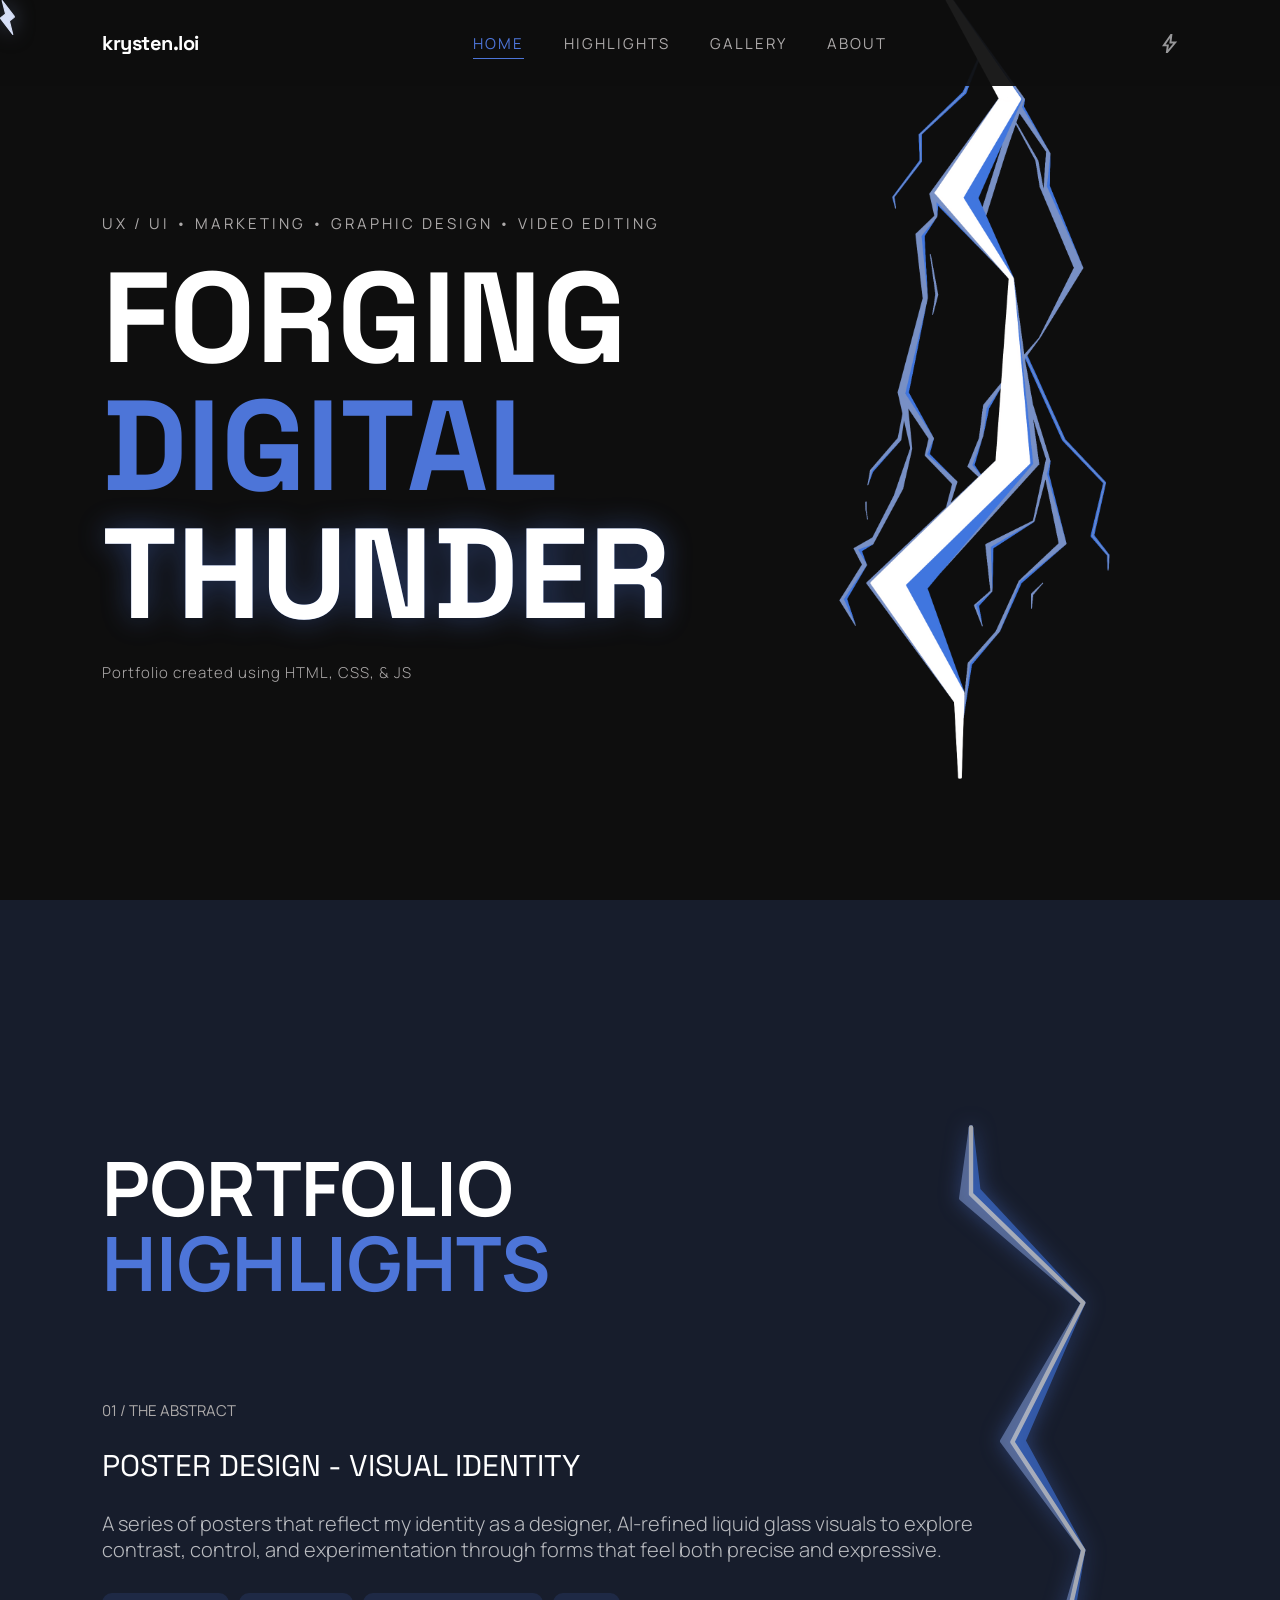
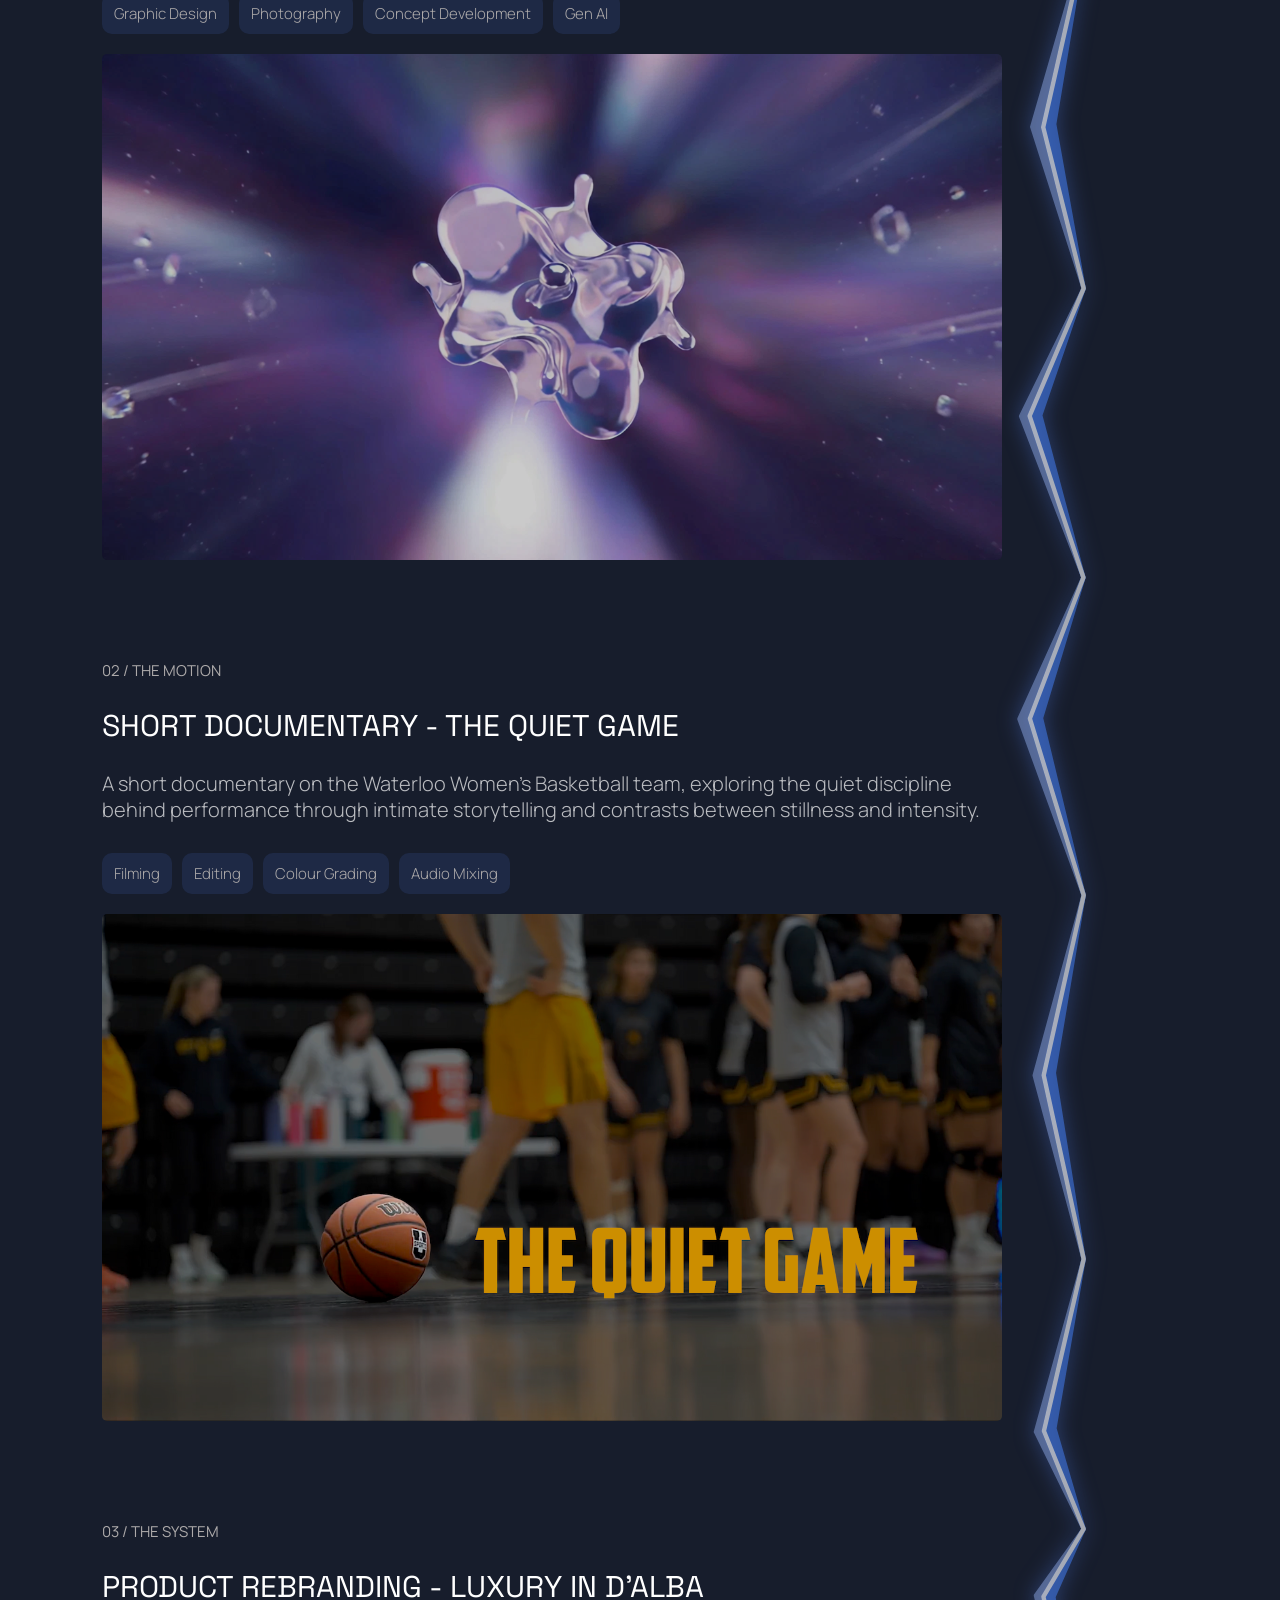
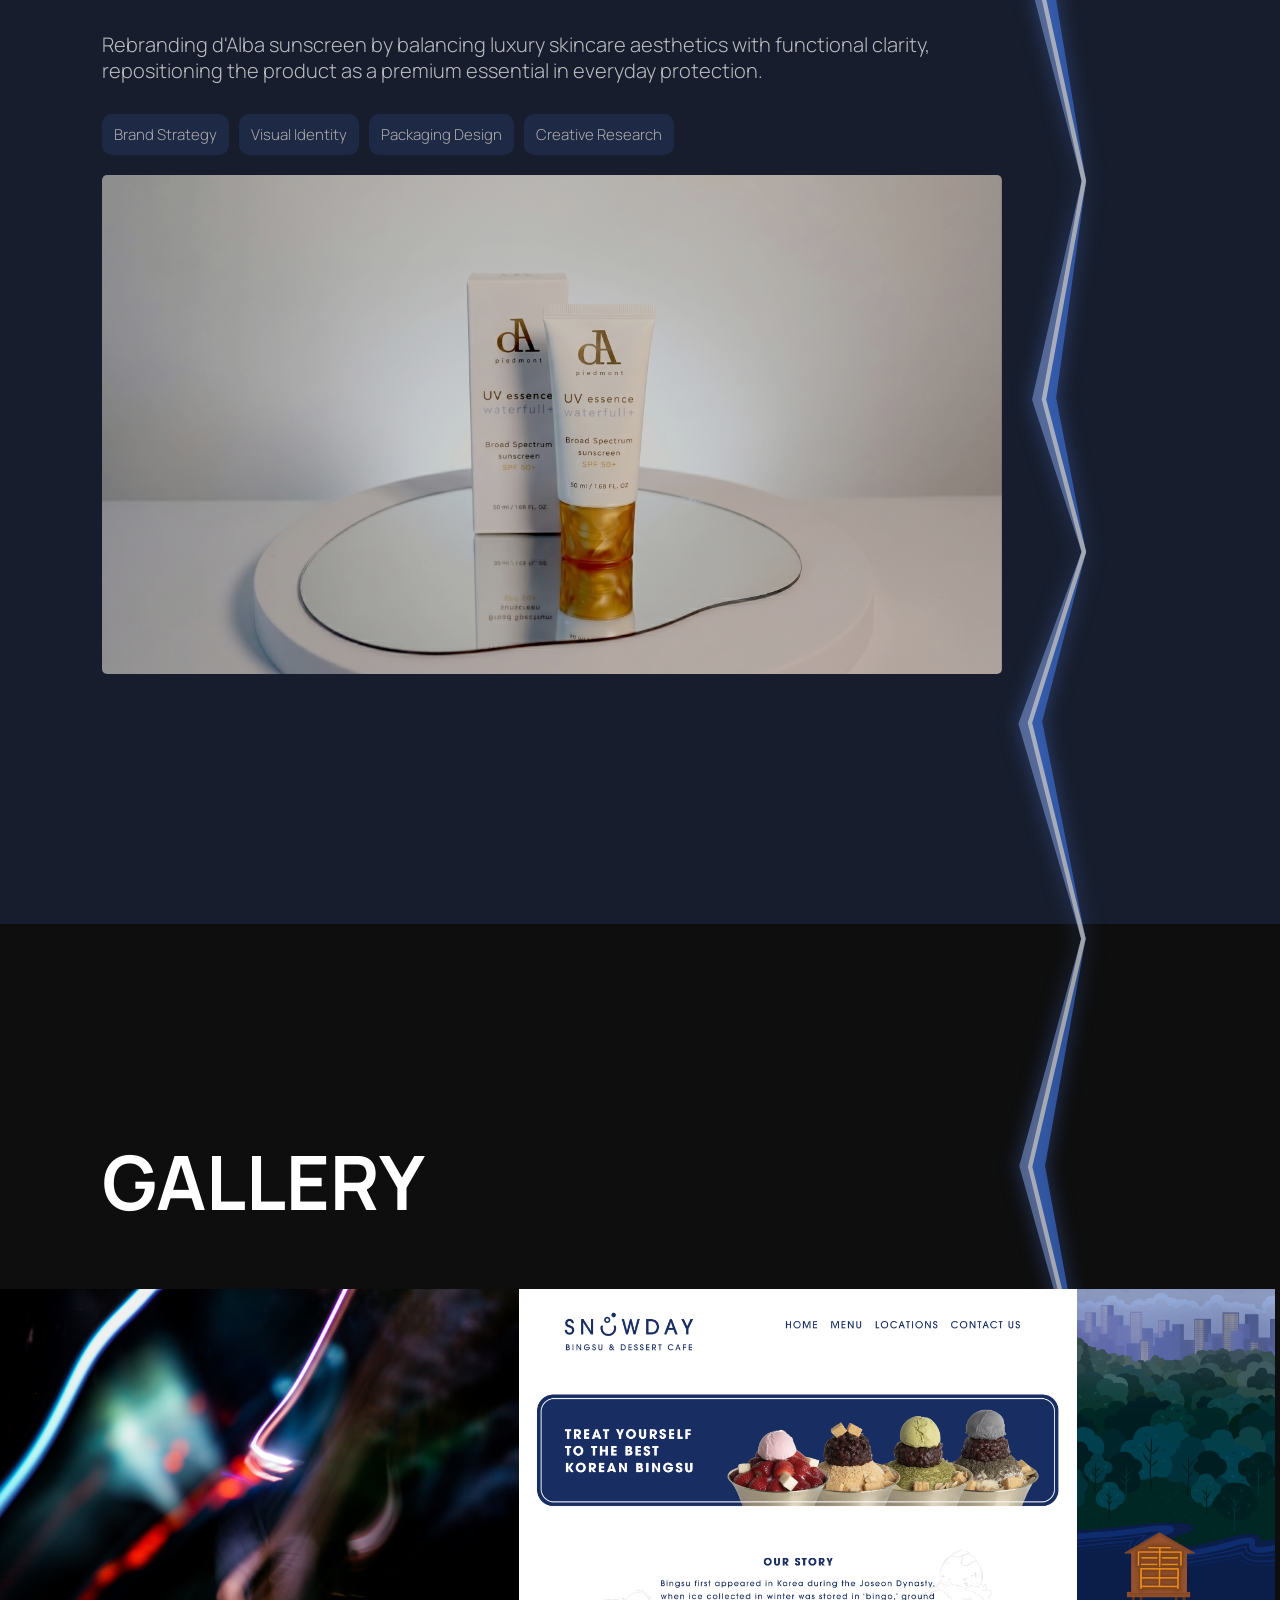
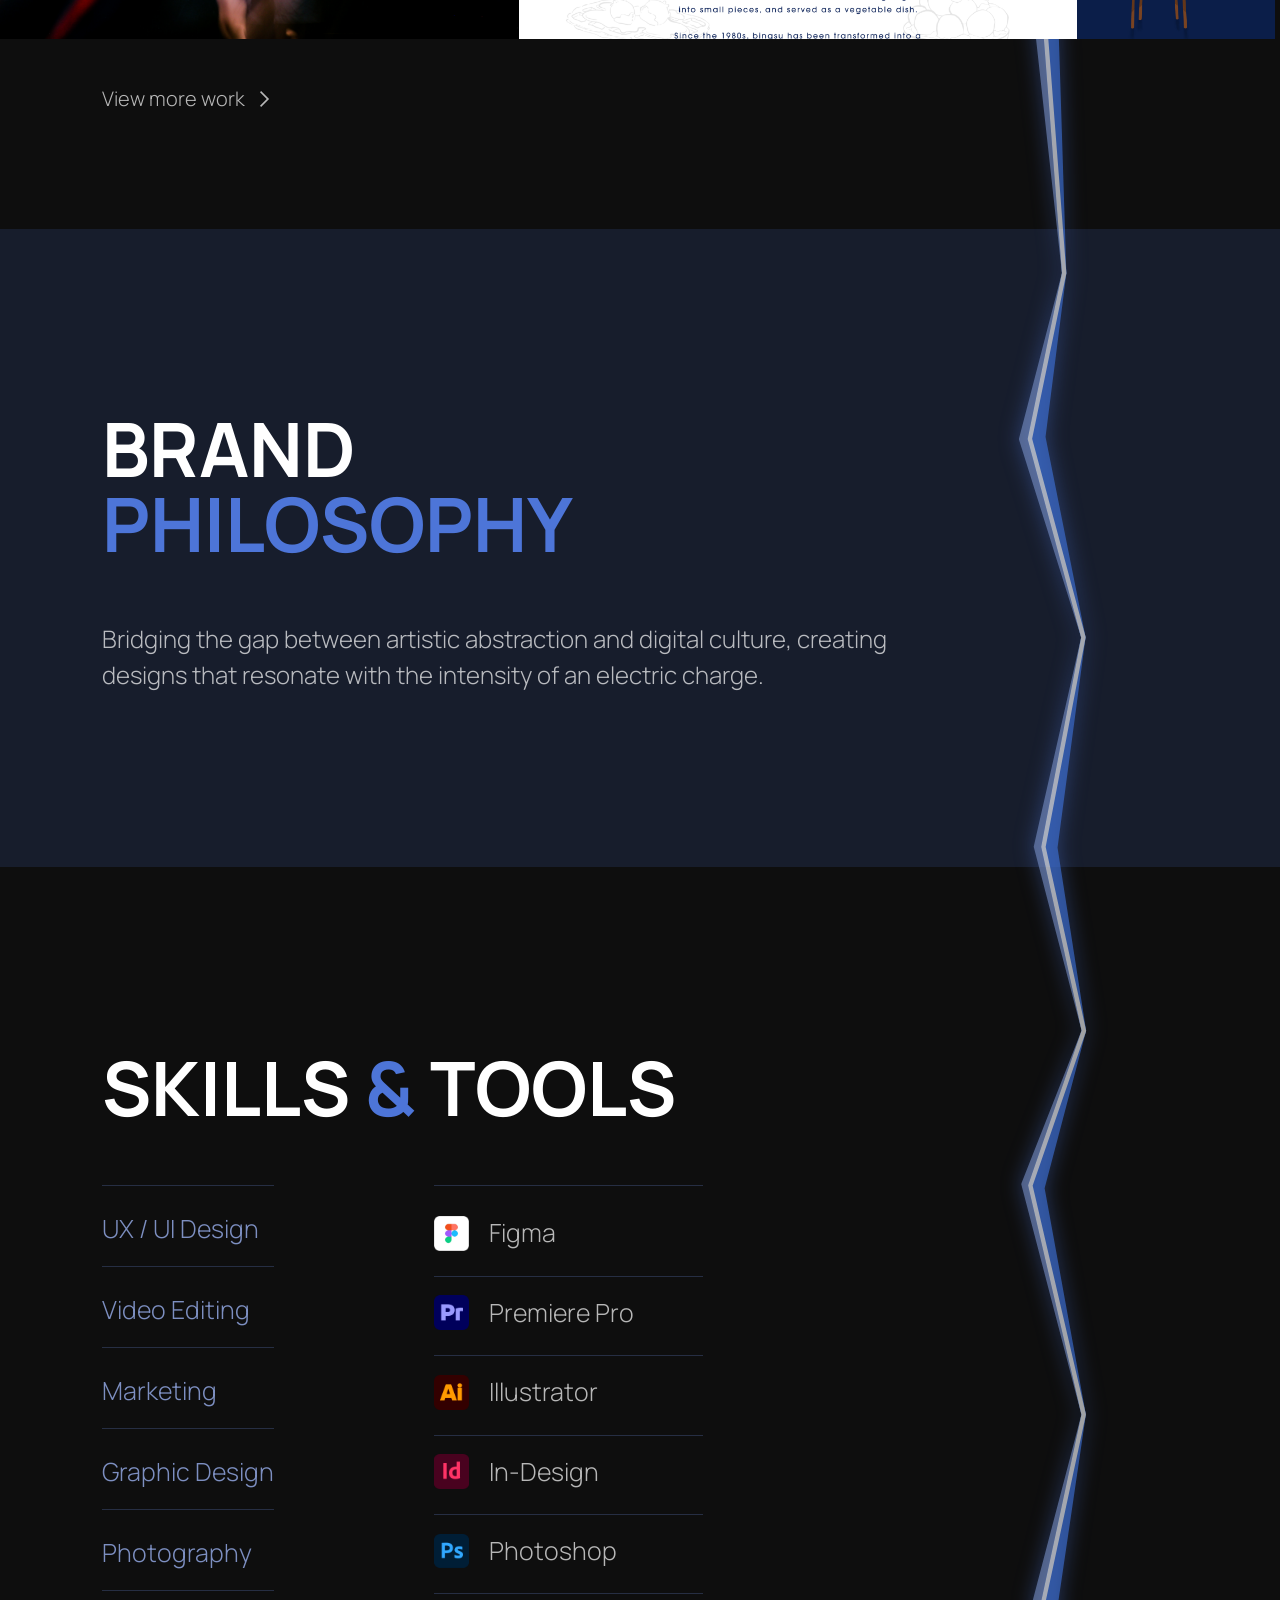
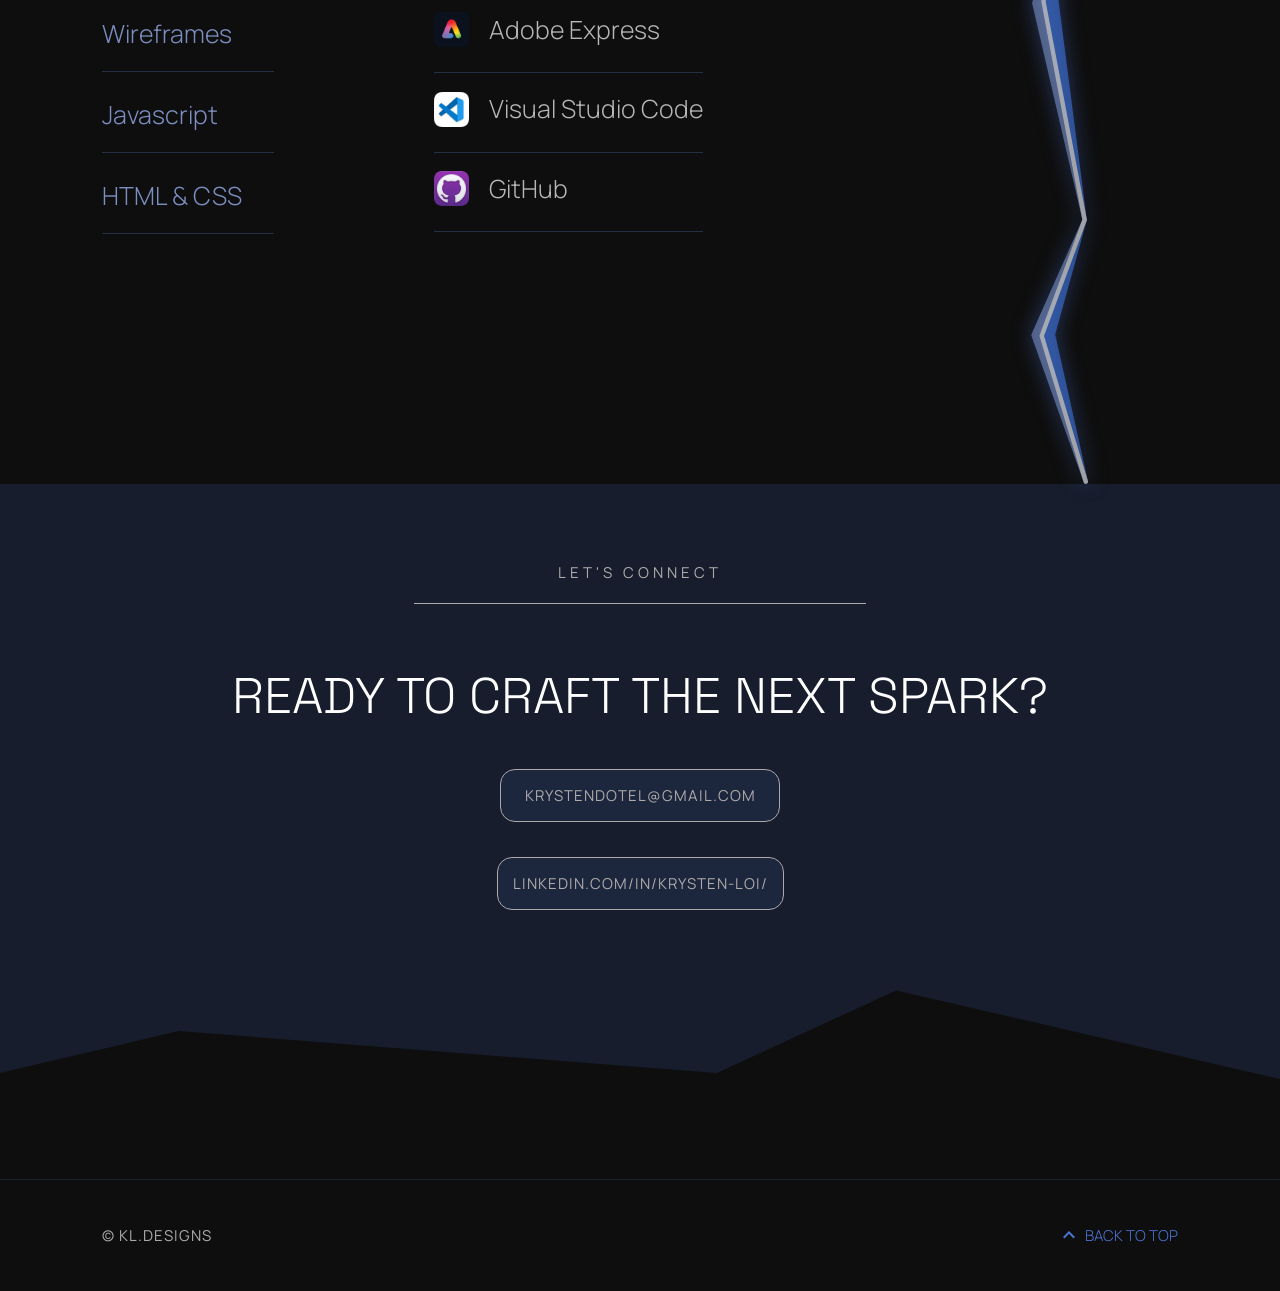
<file: index.html>
<!DOCTYPE html>
<html lang="en">

<head>
    <meta charset="UTF-8">
    <meta name="viewport" content="width=device-width, initial-scale=1.0">
    <title>Krysten Loi | Portfolio</title>
    <link rel="stylesheet" href="style.css">
    <link rel="preconnect" href="https://fonts.googleapis.com">
    <link rel="preconnect" href="https://fonts.gstatic.com" crossorigin>
    <link rel="stylesheet"
        href="https://fonts.googleapis.com/css2?family=Manrope:wght@300;400;700&family=Space+Grotesk:wght@300;400;700&family=Stick&display=swap">

    <link rel="icon" href="media/favicon-k.svg" type="image/svg+xml">

    <!-- Open Graph / Link Preview -->
    <meta property="og:title" content="Krysten Loi | Portfolio">
    <meta property="og:description" content="Forging Digital Thunder">
    <meta property="og:image" content="https://kayelloi.github.io/K-Portfolio/media/preview-link.png">
    <meta property="og:url" content="https://kayelloi.github.io/K-Portfolio/">
    <meta property="og:type" content="website">
</head>

<body id="top" class="home-page">
    <div class="flash-overlay"></div>

    <nav class="navbar">
        <div class="logo">krysten.loi</div>

        <input type="checkbox" id="nav-toggle" class="nav-toggle">
        <label for="nav-toggle" class="hamburger">
            <span></span>
            <span></span>
            <span></span>
        </label>

        <ul class="nav-links">
            <li><a href="index.html" class="active">Home</a></li>
            <li class="dropdown">
                <a href="#highlights">Highlights</a>
                <ul class="dropdown-menu">
                    <li><a href="highlight-1.html"><span>01</span> Abstract</a></li>
                    <li><a href="highlight-2.html"><span>02</span> Motion</a></li>
                    <li><a href="highlight-3.html"><span>03</span> System</a></li>
                </ul>
            </li>
            <li><a href="gallery.html">Gallery</a></li>
            <li><a href="about.html">About</a></li>
        </ul>
        <div class="nav-icon">
            <img src="media/lightning-icon.svg" class="lightning-icon" alt="Lightning Icon">
        </div>
    </nav>

    <div class="page-lightning-container">
        <img src="media/lightning-home.svg" class="page-lightning">
    </div>

    <main>
        <section id="home" class="hero section reveal">
            <div class="hero-container">
                <p class="hero-tagline">UX / UI • Marketing • Graphic Design • Video Editing</p>
                <div class="hero-title">
                    <h1 class="white-text">Forging</h1>
                    <h1 class="accent-text">Digital</h1>
                    <div class="thunder-wrapper">
                        <h1 class="glow-text">Thunder</h1>
                        <h1 class="white-text">Thunder</h1>
                    </div>
                </div>
                <p class="hero-disclaimer">Portfolio created using HTML, CSS, & JS</p>
            </div>
            <div class="lightning-container">
                <div class="lightning-zap"></div>
            </div>
        </section>

        <section id="highlights" class="section">
            <div class="project-item reveal">
                <div class="section-header">
                    <h2>Portfolio<br><span class="accent-text">Highlights</span></h2>
                </div>
            </div>
            <div class="project-item reveal">
                <div class="project-list">
                    <div class="project-item reveal">
                        <article class="project-item">
                            <span class="project-num">01 / The Abstract</span>
                            <h3>Poster Design - Visual Identity</h3>
                            <p>A series of posters that reflect my identity as a designer, AI-refined liquid glass
                                visuals to explore contrast, control, and experimentation through forms that feel both
                                precise and expressive.</p>
                            <div class="tags">
                                <span>Graphic Design</span>
                                <span>Photography</span>
                                <span>Concept Development</span>
                                <span>Gen AI</span>
                            </div>
                            <div class="project-img-wrapper">
                                <a href="highlight-1.html">
                                    <img src="media/highlight-prev-1.svg" alt="Poster Design">
                                </a>
                            </div>
                        </article>
                    </div>
                </div>
                <div class="project-item reveal">
                    <div class="project-list">
                        <article class="project-item">
                            <span class="project-num">02 / The Motion</span>
                            <h3>Short Documentary - The Quiet Game</h3>
                            <p>A short documentary on the Waterloo Women's Basketball team, exploring the quiet
                                discipline behind performance through intimate storytelling and contrasts between
                                stillness and intensity.</p>
                            <div class="tags">
                                <span>Filming</span>
                                <span>Editing</span>
                                <span>Colour Grading</span>
                                <span>Audio Mixing</span>
                            </div>
                            <div class="project-img-wrapper">
                                <a href="highlight-2.html">
                                    <img src="media/highlight-prev-2.svg" alt="Short Documentary">
                                </a>
                            </div>
                        </article>
                    </div>
                </div>
                <div class="project-item reveal">
                    <div class="project-list">
                        <article class="project-item">
                            <span class="project-num">03 / The System</span>
                            <h3>Product Rebranding - Luxury in d'Alba</h3>
                            <p>Rebranding d'Alba sunscreen by balancing luxury skincare aesthetics with functional
                                clarity, repositioning the product as a premium essential in everyday protection.</p>
                            <div class="tags">
                                <span>Brand Strategy</span>
                                <span>Visual Identity</span>
                                <span>Packaging Design</span>
                                <span>Creative Research</span>
                            </div>
                            <div class="project-img-wrapper">
                                <a href="highlight-3.html">
                                    <img src="media/highlight-prev-3.svg" alt="Product Rebranding">
                                </a>
                            </div>
                        </article>
                    </div>
                </div>
        </section>

        <section id="gallery" class="gallery-section">
            <div class="gallery reveal">
                <div class="section-header">
                    <h2>Gallery</h2>
                </div>
            </div>
            <div class="gallery reveal">
                <div class="gallery-scroll">
                    <div class="scroll-track">
                        <img src="media/pngs/gallery-blurred-hand.png" alt="1">
                        <img src="media/pngs/gallery-scroll-snowday-redesign.png" alt="2">
                        <img src="media/pngs/gallery-solus-together.png" alt="3">
                        <img src="media/pngs/gallery-spaghetti.png" alt="4">
                        <img src="media/pngs/gallery-fake-swords.png" alt="5">
                        <img src="media/pngs/gallery-dux-paint.png" alt="6">
                        <img src="media/pngs/gallery-tap-water.png" alt="7">
                        <img src="media/pngs/gallery-silent-film.png" alt="8">
                        <img src="media/pngs/gallery-emotional-design.png" alt="9">
                        <img src="media/pngs/gallery-butterfly-w-sunflowers.png" alt="10">
                        <img src="media/pngs/gallery-biu.png" alt="11">

                        <img src="media/pngs/gallery-blurred-hand.png" alt="1-dup">
                        <img src="media/pngs/gallery-scroll-snowday-redesign.png" alt="2-dup">
                        <img src="media/pngs/gallery-solus-together.png" alt="3-dup">
                        <img src="media/pngs/gallery-spaghetti.png" alt="4-dup">
                        <img src="media/pngs/gallery-fake-swords.png" alt="5-dup">
                        <img src="media/pngs/gallery-dux-paint.png" alt="6-dup">
                        <img src="media/pngs/gallery-tap-water.png" alt="7-dup">
                        <img src="media/pngs/gallery-silent-film.png" alt="8-dup">
                        <img src="media/pngs/gallery-emotional-design.png" alt="9-dup">
                        <img src="media/pngs/gallery-butterfly-w-sunflowers.png" alt="10-dup">
                        <img src="media/pngs/gallery-biu.png" alt="11-dup">
                    </div>
                </div>
                <div class="gallery-action">
                    <a href="gallery.html">
                        <p>View more work</p>
                        <img src="media/right-arrow-icon.svg" class="gallery-button" alt="Gallery Button">
                    </a>
                </div>
            </div>
        </section>

        <section class="philosophy">
            <div class="container reveal">
                <h2>Brand<br><span class="accent-text">Philosophy</span></h2>
                <p class="philosophy-text">
                    Bridging the gap between artistic abstraction and digital culture,
                    creating designs that resonate with the
                    <span class="electric-text">intensity of an electric charge</span>.
                </p>
            </div>
        </section>

        <section id="skills" class="section">
            <div class="skills-layout">
                <div class="skills-tools reveal">
                    <div class="skills-title">
                        <h2>Skills <span class="accent-text">&</span> Tools</h2>
                    </div>
                </div>
                <div class="skills-tools reveal">
                    <div class="skills-grid">
                        <div class="skills-group">
                            <p>UX / UI Design</p>
                            <p>Video Editing</p>
                            <p>Marketing</p>
                            <p>Graphic Design</p>
                            <p>Photography</p>
                            <p>Wireframes</p>
                            <p>Javascript</p>
                            <p>HTML & CSS</p>
                        </div>
                        <div class="tools-group">
                            <div class="tool"><img src="media/pngs/logo-figma.png">
                                <p>Figma</p>
                            </div>
                            <div class="tool"><img src="media/pngs/logo-premiere-pro.png">
                                <p>Premiere Pro</p>
                            </div>
                            <div class="tool"><img src="media/pngs/logo-illustrator.png">
                                <p>Illustrator</p>
                            </div>
                            <div class="tool"><img src="media/pngs/logo-indesign.png">
                                <p>In-Design</p>
                            </div>
                            <div class="tool"><img src="media/pngs/logo-photoshop.png">
                                <p>Photoshop</p>
                            </div>
                            <div class="tool"><img src="media/pngs/logo-express.png">
                                <p>Adobe Express</p>
                            </div>
                            <div class="tool"><img src="media/pngs/logo-vscode.png">
                                <p>Visual Studio Code</p>
                            </div>
                            <div class="tool"><img src="media/pngs/logo-github.png">
                                <p>GitHub</p>
                            </div>
                        </div>
                    </div>
                </div>
            </div>
        </section>
    </main>

    <div class="cta-content">
        <div class="cta-head-group reveal">
            <div class="cta-head-group">
                <p class="cta-tagline">Let's Connect</p>
                <div class="cta-line"></div>
                <h2 class="cta-main">Ready to craft the next spark?</h2>
            </div>
            <div class="cta-buttons">
                <a href="mailto:krystendotel@gmail.com" class="btn">krystendotel@gmail.com</a>
                <a href="https://linkedin.com/in/krysten-loi/" class="btn">linkedin.com/in/krysten-loi/</a>
            </div>
        </div>
        <div class="cta-bg"></div>
    </div>

    <footer class="footer">
        <div class="footer-bottom">
            <span>© kl.designs</span>
            <a href="#" class="back-to-top" id="backToTop">
                <img src="media/back-to-top-icon.svg" class="back-to-top-button" alt="Back to Top Button">
                Back to Top
            </a>
        </div>
    </footer>

    <div class="custom-cursor-container" id="customCursor">
        <img src="media/cursor.svg" class="custom-cursor-svg" alt="Lightning Cursor">
    </div>
    <script src="scroll-performance.js" defer></script>
    <script src="responsive-images.js" defer></script>
    <script src="reveal.js" defer></script>
    <script src="cursor.js" defer></script>
    <script src="script-lightning-h2.js" defer></script>

    <script>
        document.getElementById('backToTop').addEventListener('click', function (e) {
            e.preventDefault();
            document.documentElement.scrollTop = 0;
            document.body.scrollTop = 0;
        });
    </script>
</body>

</html>
</file>
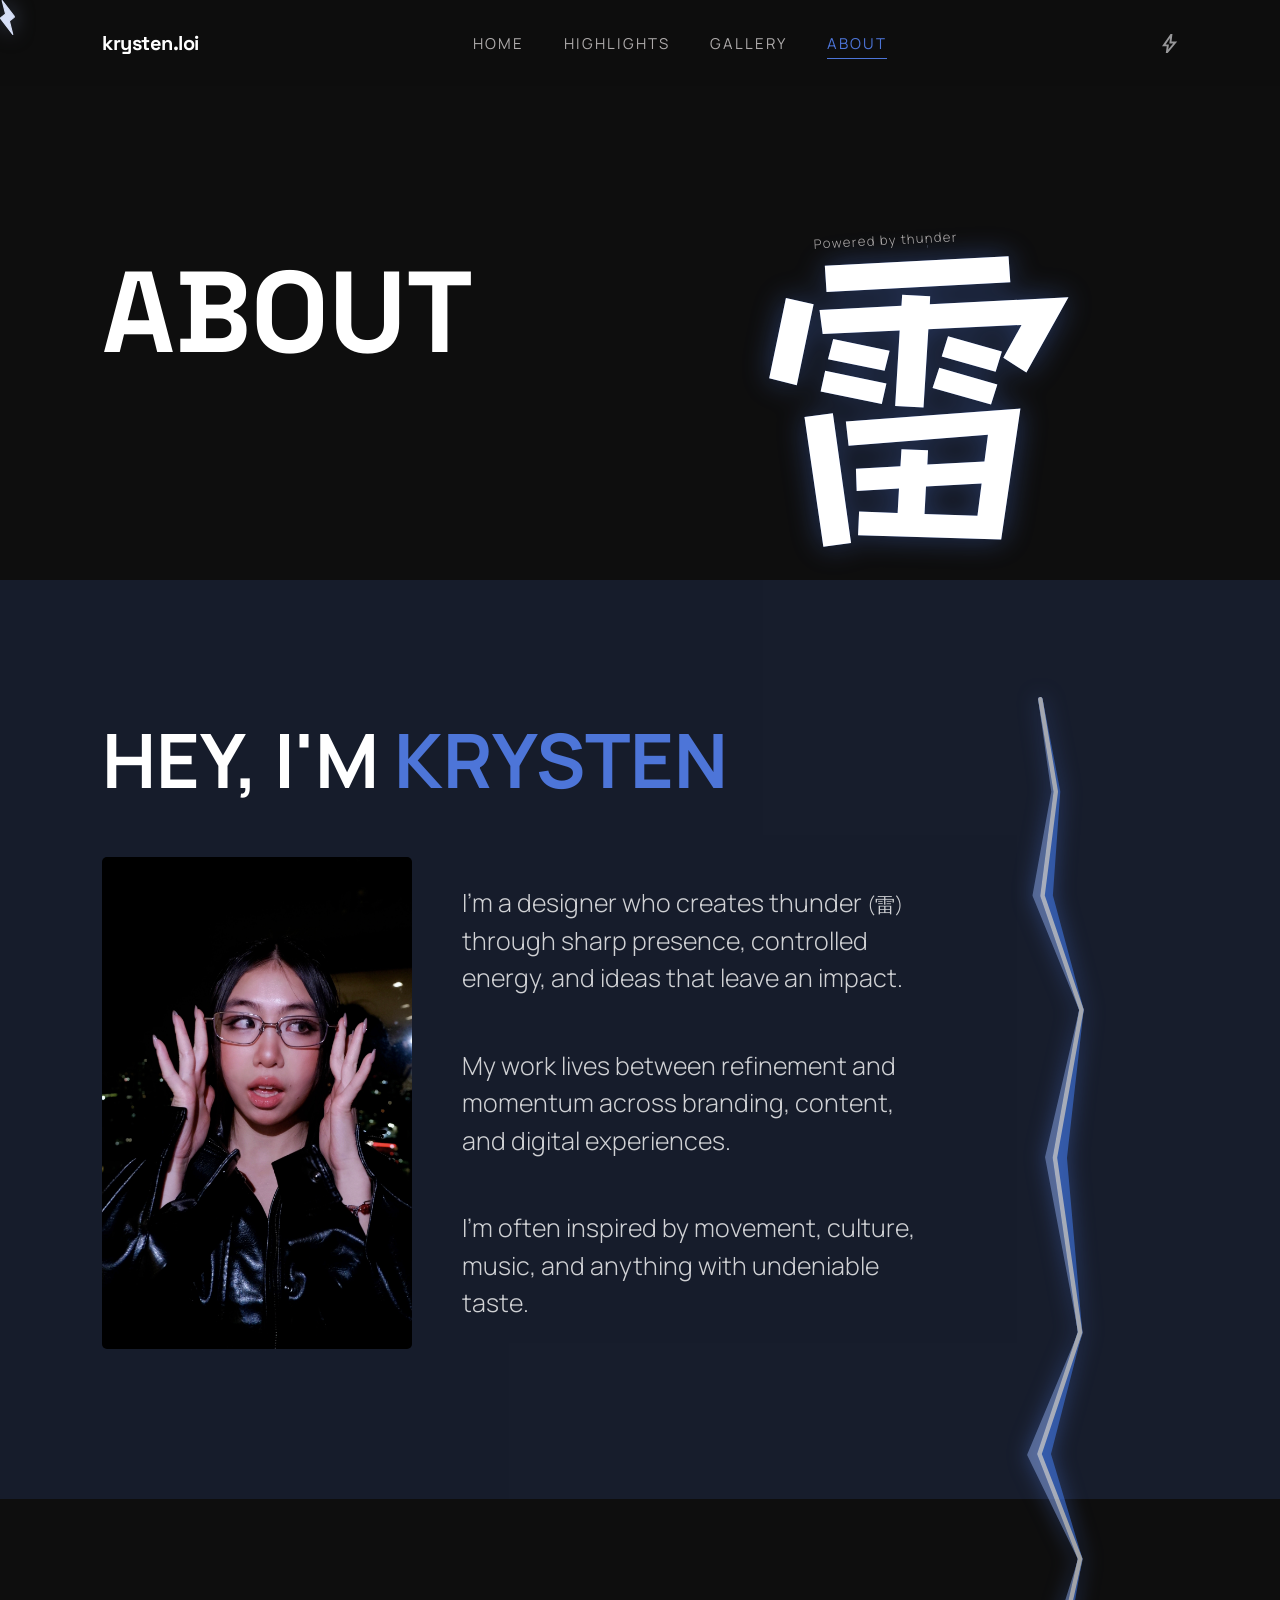
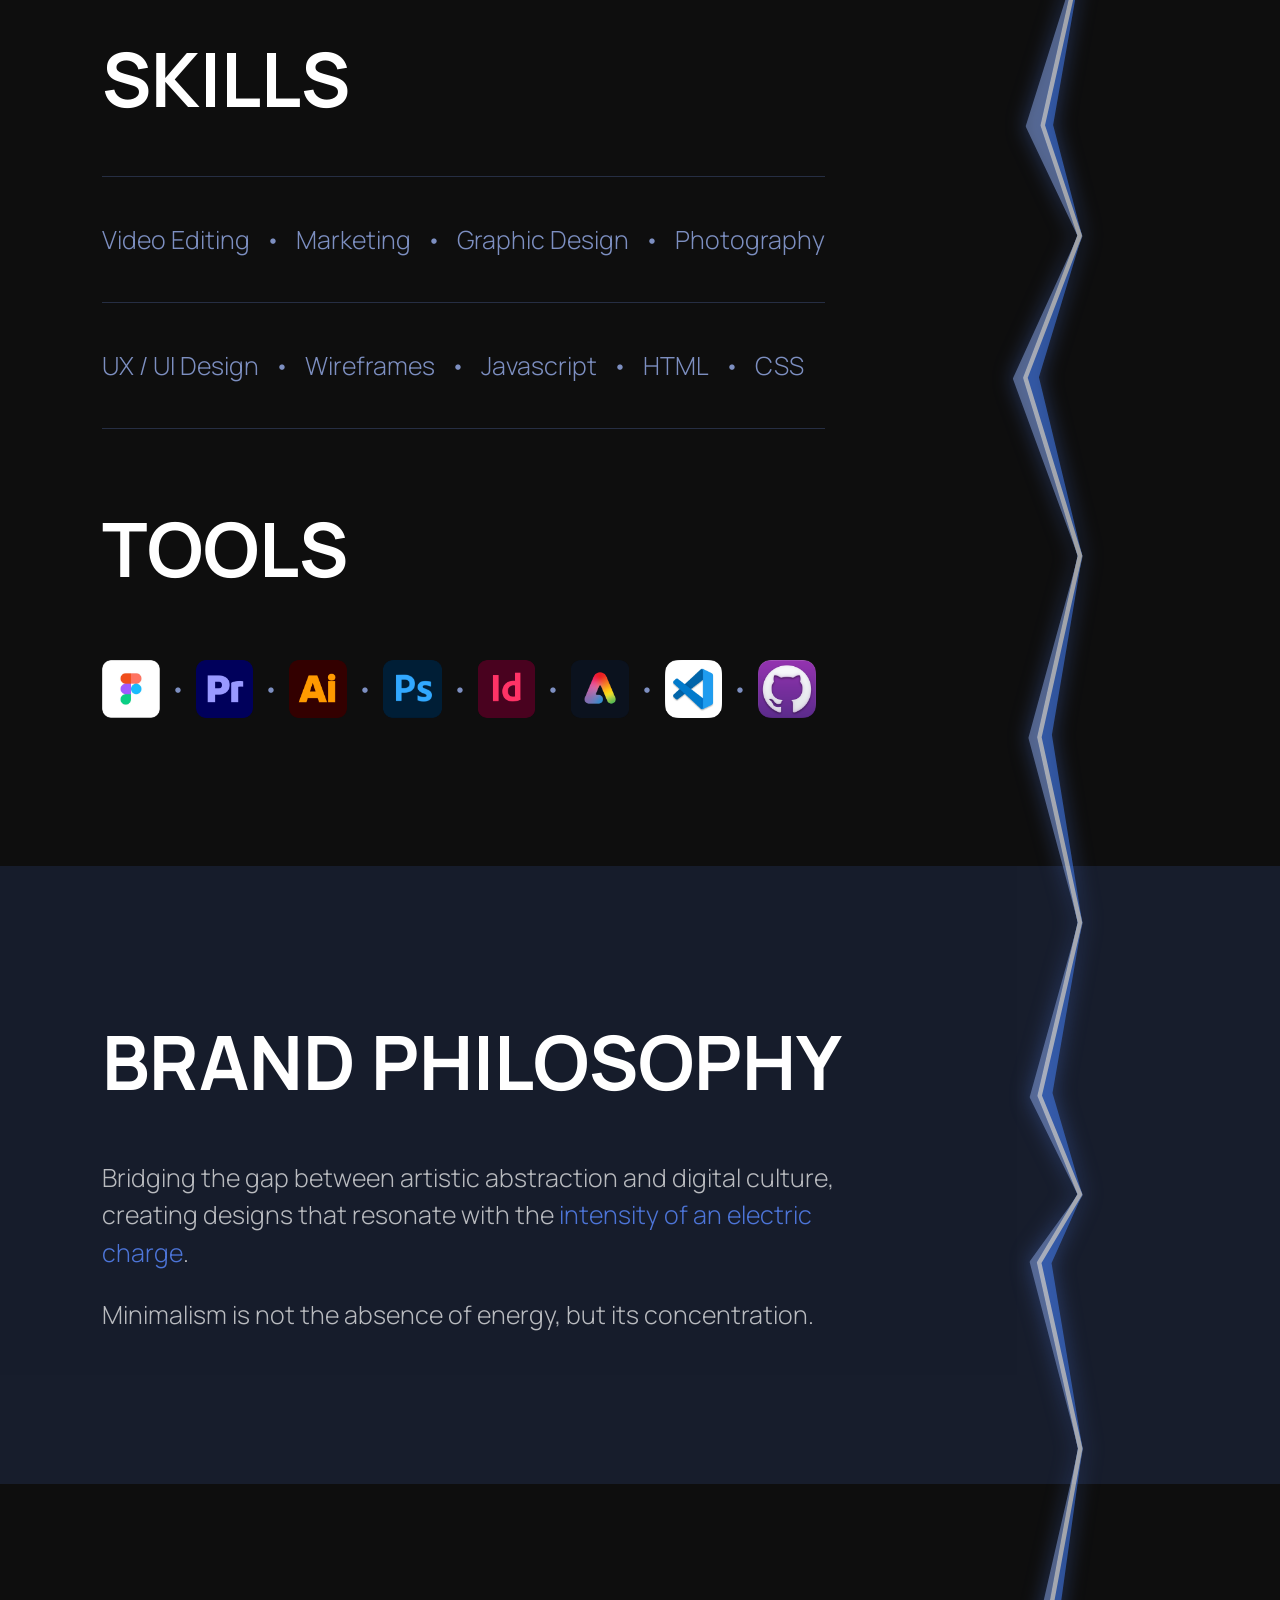
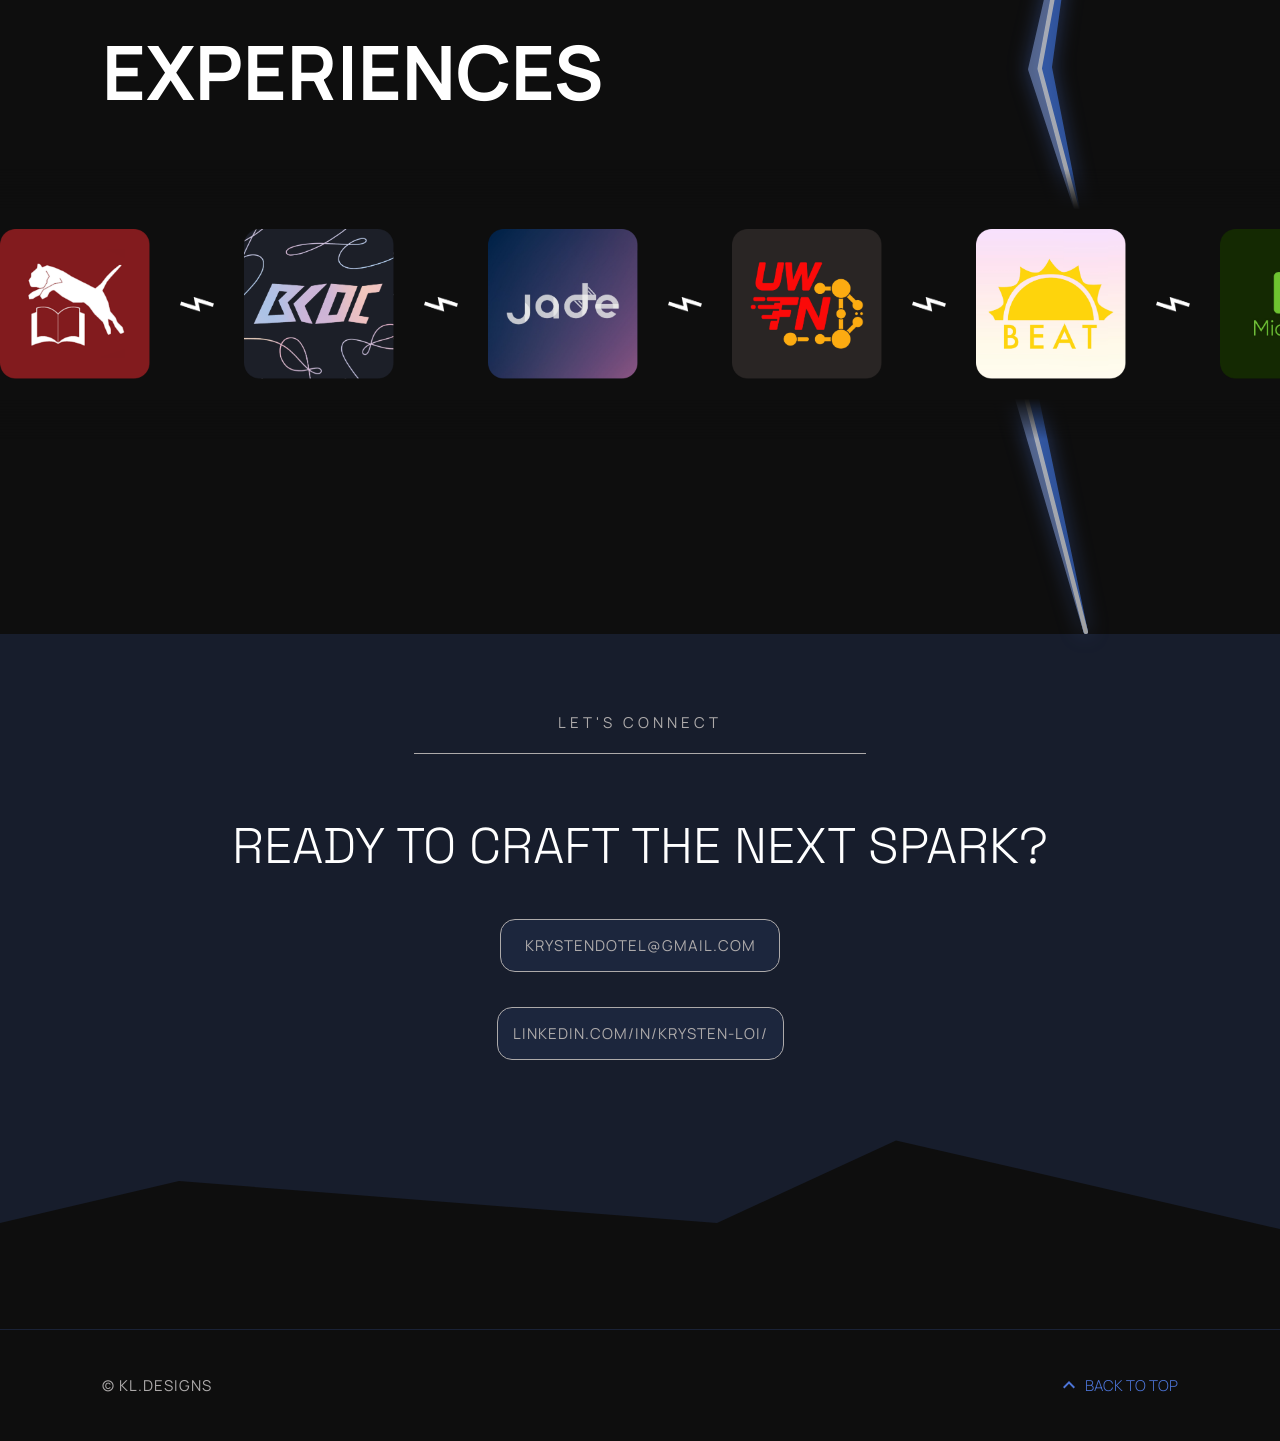
<file: about.html>
<!DOCTYPE html>
<html lang="en">

<head>
    <meta charset="UTF-8">
    <meta name="viewport" content="width=device-width, initial-scale=1.0">
    <title>Krysten Loi | Portfolio</title>
    <link rel="stylesheet" href="style.css">
    <link rel="preconnect" href="https://fonts.googleapis.com">
    <link rel="preconnect" href="https://fonts.gstatic.com" crossorigin>
    <link rel="stylesheet"
        href="https://fonts.googleapis.com/css2?family=Manrope:wght@300;400;700&family=Space+Grotesk:wght@300;400;700&family=Stick&display=swap">

    <link rel="icon" href="media/favicon-k.svg" type="image/svg+xml">
</head>

<body id="top" class="about-page">

    <nav class="navbar">
        <div class="logo">krysten.loi</div>

        <input type="checkbox" id="nav-toggle" class="nav-toggle">
        <label for="nav-toggle" class="hamburger">
            <span></span>
            <span></span>
            <span></span>
        </label>
        
        <ul class="nav-links">
            <li><a href="index.html">Home</a></li>
            <li class="dropdown">
                <a href="index.html#highlights">Highlights</a>
                <ul class="dropdown-menu">
                    <li><a href="highlight-1.html"><span>01</span> Abstract</a></li>
                    <li><a href="highlight-2.html"><span>02</span> Motion</a></li>
                    <li><a href="highlight-3.html"><span>03</span> System</a></li>
                </ul>
            </li>
            <li><a href="gallery.html">Gallery</a></li>
            <li><a href="about.html" class="active">About</a></li>
        </ul>
        <div class="nav-icon">
            <img src="media/lightning-icon.svg" class="lightning-icon" alt="Lightning Icon">
        </div>
    </nav>

    <div class="page-lightning-container">
        <img src="media/lightning-about.svg" class="page-lightning">
    </div>

    <main>
        <section id="about" class="hero section reveal">
            <div class="hero-title">
                <h1 class="white-text">About</h1>
            </div>
        
            <div class="kanji-container">
                <!-- The lightning sprite sits on top -->
                <div class="lightning-top">
                    <img src="media/about-lightning.png" class="about-lightning">
                </div>
                
                <!-- The subline sitting just above the character -->
                <p class="thunder-sub">Powered by thunder</p>

                <!-- The large Kanji character -->
                <div class="kanji-wrapper">
                    <span class="glow-text">雷</span>
                    <span class="white-text">雷</span>
                </div>
            </div>
        </section>

        <section class="bio-section reveal">
            <div class="bio-text">
                <h2 class="section-title">Hey, I'm <span class="accent-text">Krysten</span></h2>
            </div>
            <div class="bio-grid">
                <div class="bio-image">
                   <img src="media/about-krysten-loi.png" alt="Krysten Loi">
                </div>
        
                <div class="bio-content">
                    <p>I'm a designer who creates thunder <span class="kanji-small">(雷)</span> through sharp presence, controlled energy, and ideas that leave an impact.</p>
                    <p>My work lives between refinement and momentum across branding, content, and digital experiences.</p>
                    <p>I'm often inspired by movement, culture, music, and anything with undeniable taste.</p>
                </div>
            </div>
        </section>

        <section class="skills-tools section reveal">
            <div class="container">
                <div class="skill-block">
                    <h2 class="section-title">Skills</h2>
                    <div class="skills-list">
                        <p>Video Editing</p> 
                        <p>•</p> 
                        <p>Marketing</p>
                        <p>•</p>
                        <p>Graphic Design</p>
                        <p>•</p>
                        <p>Photography</p>
                    </div>
                    <div class="skills-list">
                        <p>UX / UI Design</p> 
                        <p>•</p> 
                        <p>Wireframes</p>
                        <p>•</p>
                        <p>Javascript</p>
                        <p>•</p>
                        <p>HTML</p>
                        <p>•</p>
                        <p>CSS</p>
                    </div>
                    </div>
                </div>

                <div class="tool-block">
                    <h2 class="section-title">Tools</h2>
                    <div class="tools-grid">
                        <img src="media/pngs/logo-figma.png" alt="Figma">
                        <p>•</p>
                        <img src="media/pngs/logo-premiere-pro.png" alt="Premiere Pro">
                        <p>•</p>
                        <img src="media/pngs/logo-illustrator.png" alt="Illustrator">
                        <p>•</p>
                        <img src="media/pngs/logo-photoshop.png" alt="Photoshop">
                        <p>•</p>
                        <img src="media/pngs/logo-indesign.png" alt="InDesign">
                        <p>•</p>
                        <img src="media/pngs/logo-express.png" alt="Adobe Express">
                        <p>•</p>
                        <img src="media/pngs/logo-vscode.png" alt="Visual Studio Code">
                        <p>•</p>
                        <img src="media/pngs/logo-github.png" alt="GitHub">
                    </div>
                </div>
            </div>
        </section>

        <section class="philosophy section reveal">
            <div class="container">
                <h2 class="section-title">Brand <span class="blue-text">Philosophy</span></h2>
                <p class="philosophy-text">
                    Bridging the gap between artistic abstraction and digital culture, creating designs that resonate
                    with the <span class="accent-text">intensity of an electric charge</span>.
                </p>
                <p class="philosophy-text">
                    Minimalism is not the absence of energy, but its concentration.
                </p>
            </div>
        </section>

        <section id="experiences" class="experiences-section">
            <div class="containter reveal">
                <div class="section-header">
                    <h2>Experiences</h2>
                </div>
            </div>
            <div class="experiences-wrapper">
                <div class="experiences-scroll">
                    <div class="scroll-track">
                        <img src="media/pngs/about-byc.png" alt="1">
                        <img src="media/pngs/about-lightning-div.png" alt="spacer">
                        <img src="media/pngs/about-bkdc.png" alt="2">
                        <img src="media/pngs/about-lightning-div.png" alt="spacer">
                        <img src="media/pngs/about-jade.png" alt="3">
                        <img src="media/pngs/about-lightning-div.png" alt="spacer">
                        <img src="media/pngs/about-formula-nano.png" alt="4">
                        <img src="media/pngs/about-lightning-div.png" alt="spacer">
                        <img src="media/pngs/about-haebeat.png" alt="5">
                        <img src="media/pngs/about-lightning-div.png" alt="spacer">
                        <img src="media/pngs/about-microart.png" alt="6">
                        <img src="media/pngs/about-lightning-div.png" alt="spacer">

                        <img src="media/pngs/about-byc.png" alt="1">
                        <img src="media/pngs/about-lightning-div.png" alt="spacer">
                        <img src="media/pngs/about-bkdc.png" alt="2">
                        <img src="media/pngs/about-lightning-div.png" alt="spacer">
                        <img src="media/pngs/about-jade.png" alt="3">
                        <img src="media/pngs/about-lightning-div.png" alt="spacer">
                        <img src="media/pngs/about-formula-nano.png" alt="4">
                        <img src="media/pngs/about-lightning-div.png" alt="spacer">
                        <img src="media/pngs/about-haebeat.png" alt="5">
                        <img src="media/pngs/about-lightning-div.png" alt="spacer">
                        <img src="media/pngs/about-microart.png" alt="6">
                        <img src="media/pngs/about-lightning-div.png" alt="spacer">
                    </div>
                </div>
            </div>
        </section>
    </main>

    <div class="cta-content">
        <div class="cta-head-group reveal">
            <div class="cta-head-group">
                <p class="cta-tagline">Let's Connect</p>
                <div class="cta-line"></div>
                <h2 class="cta-main">Ready to craft the next spark?</h2>
            </div>
            <div class="cta-buttons">
                <a href="mailto:krystendotel@gmail.com" class="btn">krystendotel@gmail.com</a>
                <a href="https://linkedin.com/in/krysten-loi/" class="btn">linkedin.com/in/krysten-loi/</a>
            </div>
        </div>
        <div class="cta-bg"></div>
    </div>

    <footer class="footer">
        <div class="footer-bottom">
            <span>© kl.designs</span>
            <a href="#" class="back-to-top" id="backToTop">
                <img src="media/back-to-top-icon.svg" class="back-to-top-button" alt="Back to Top Button">
                Back to Top
            </a>
        </div>
    </footer>

    <div class="custom-cursor-container" id="customCursor">
        <img src="media/cursor.svg" class="custom-cursor-svg" alt="Lightning Cursor">
    </div>
    <script src="scroll-performance.js" defer></script>
    <script src="responsive-images.js" defer></script>
    <script src="reveal.js" defer></script>
    <script src="cursor.js" defer></script>
    <script src="script-lightning-h2.js" defer></script>

    <script>
        document.getElementById('backToTop').addEventListener('click', function (e) {
            e.preventDefault();
            document.documentElement.scrollTop = 0;
            document.body.scrollTop = 0;
        });
    </script>
</body>

</html>
</file>
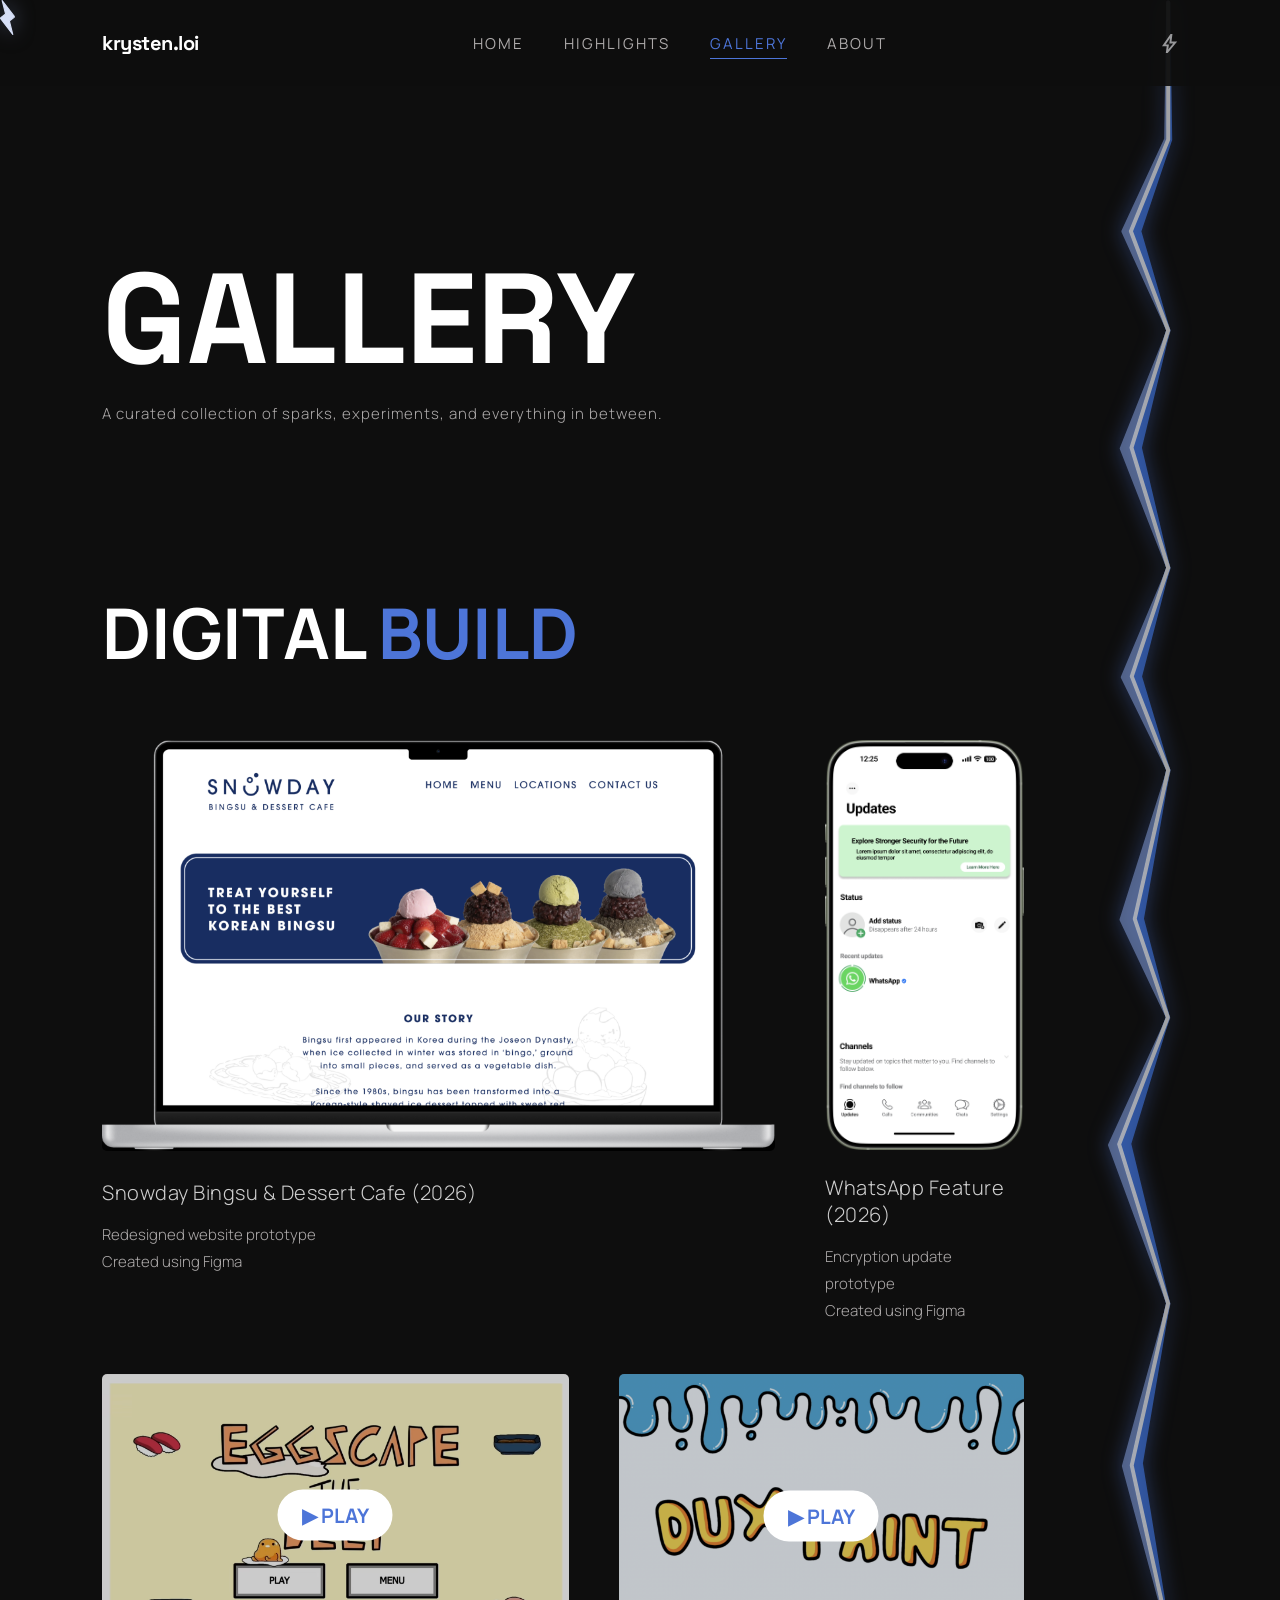
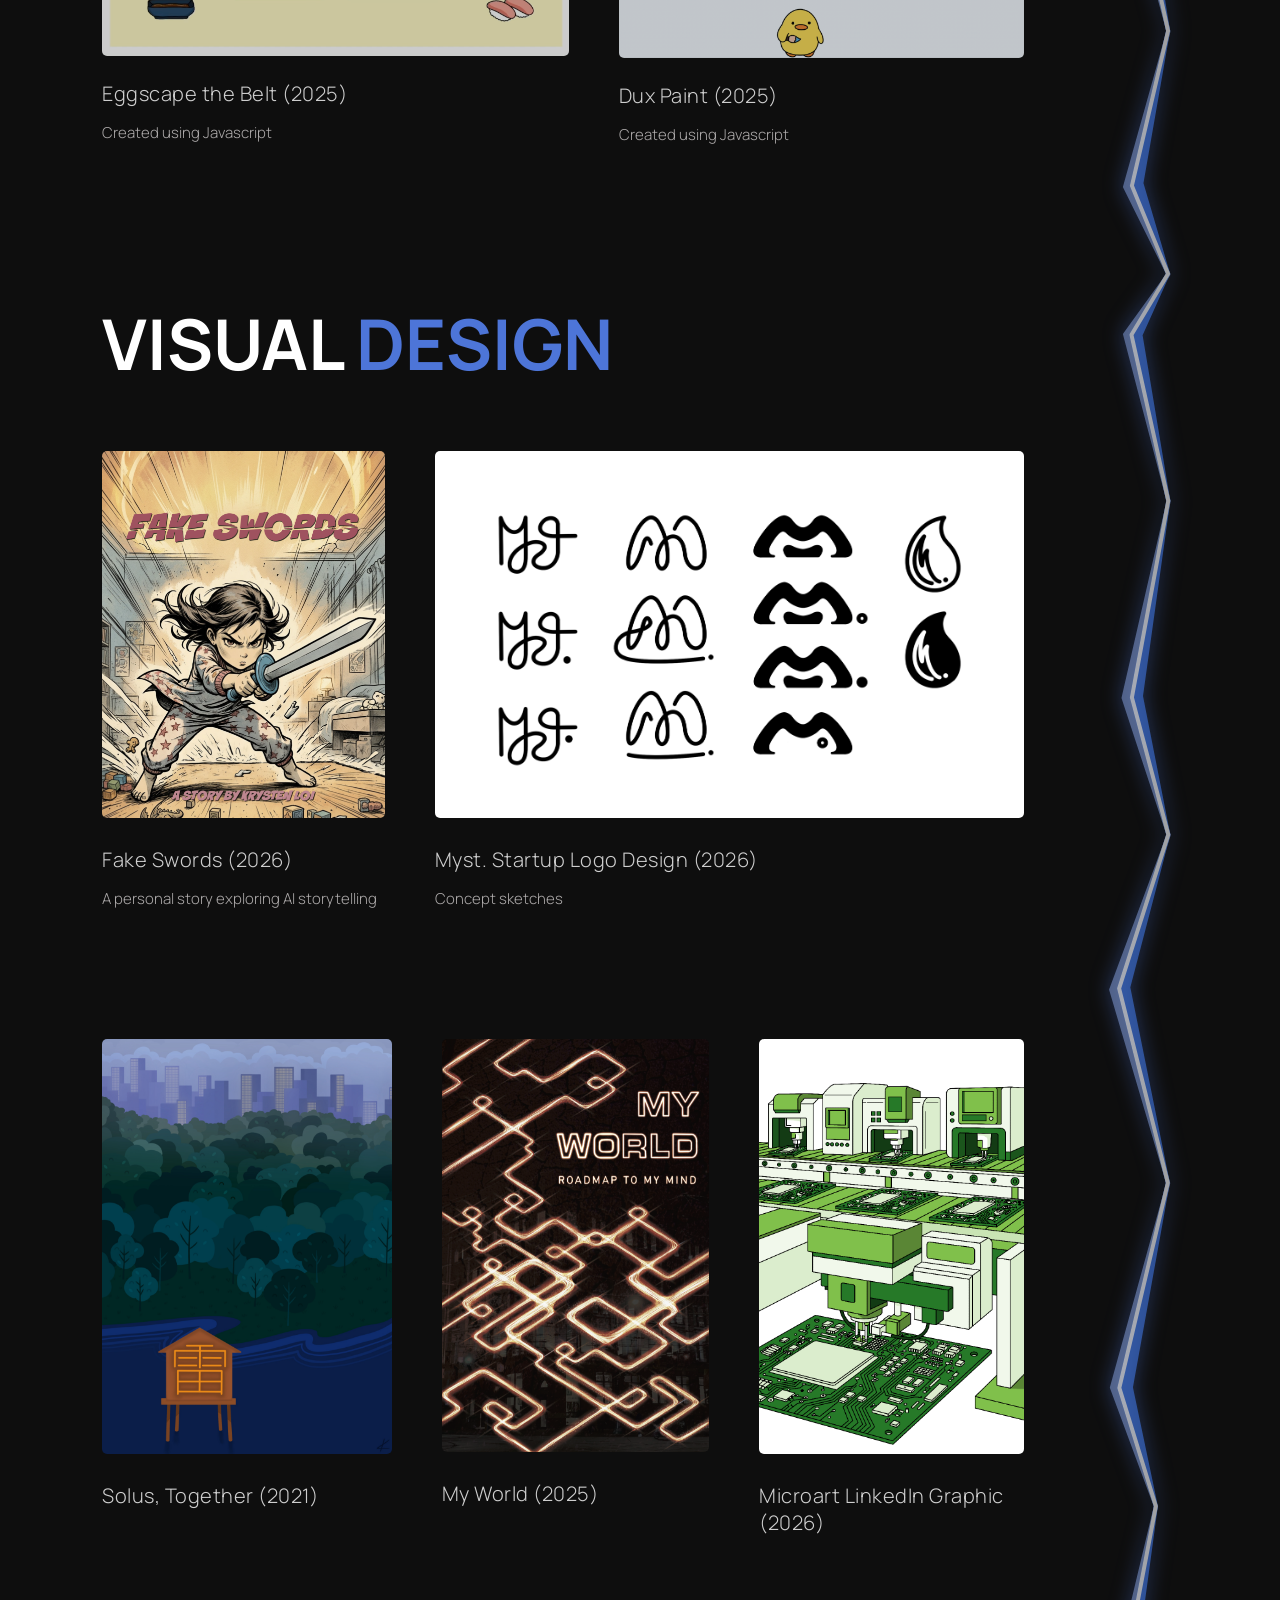
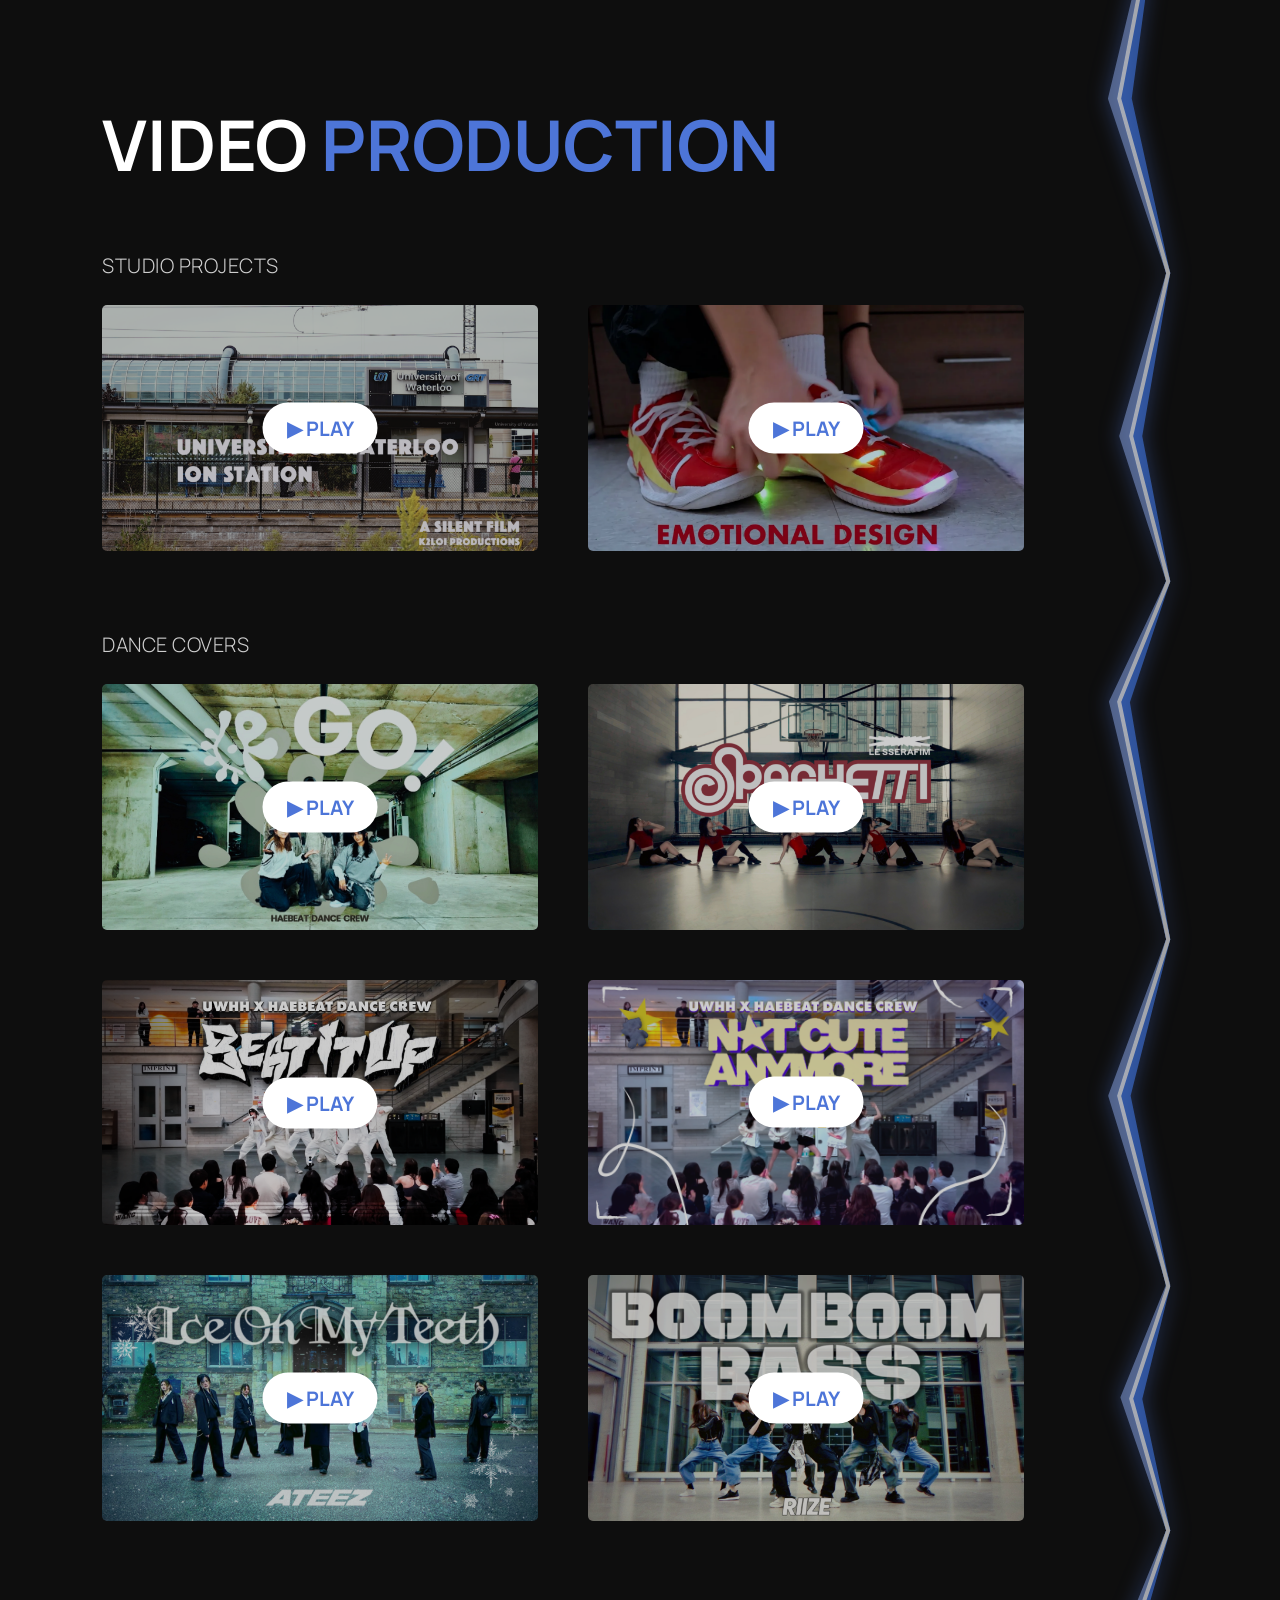
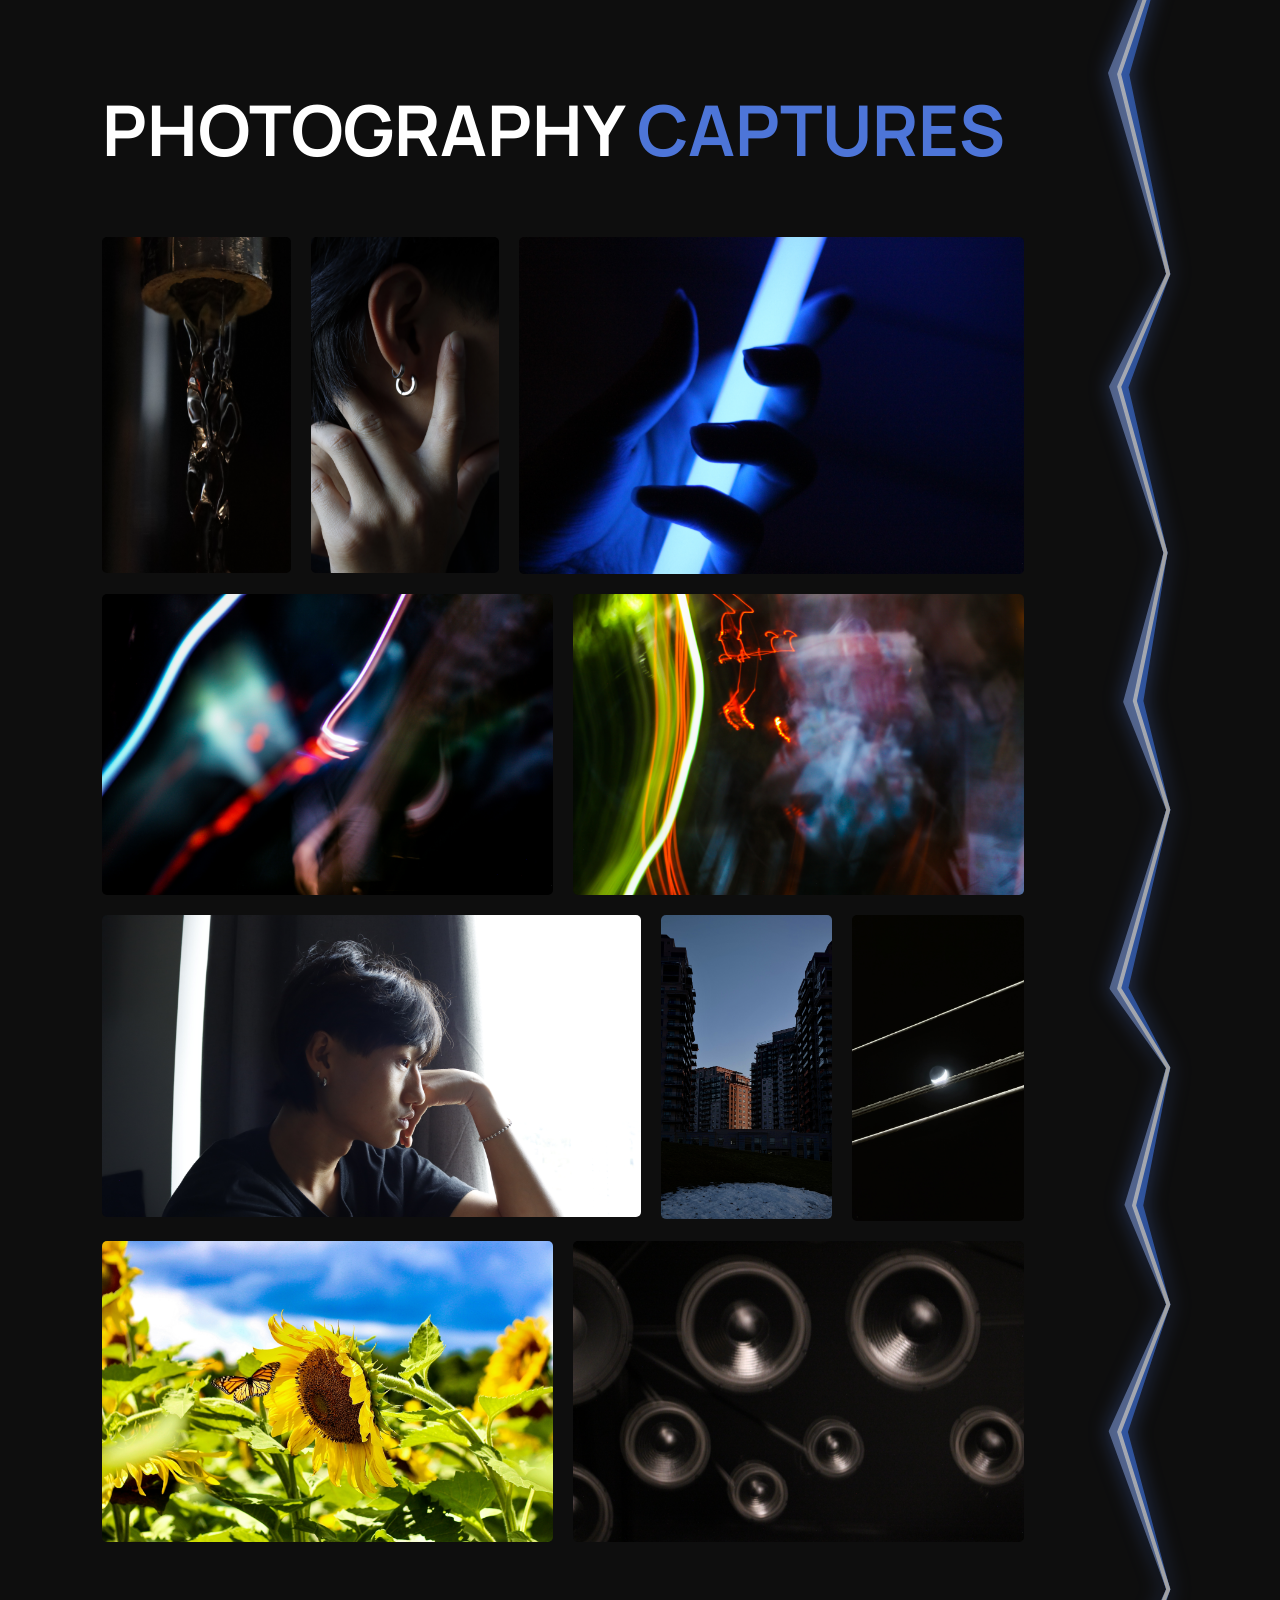
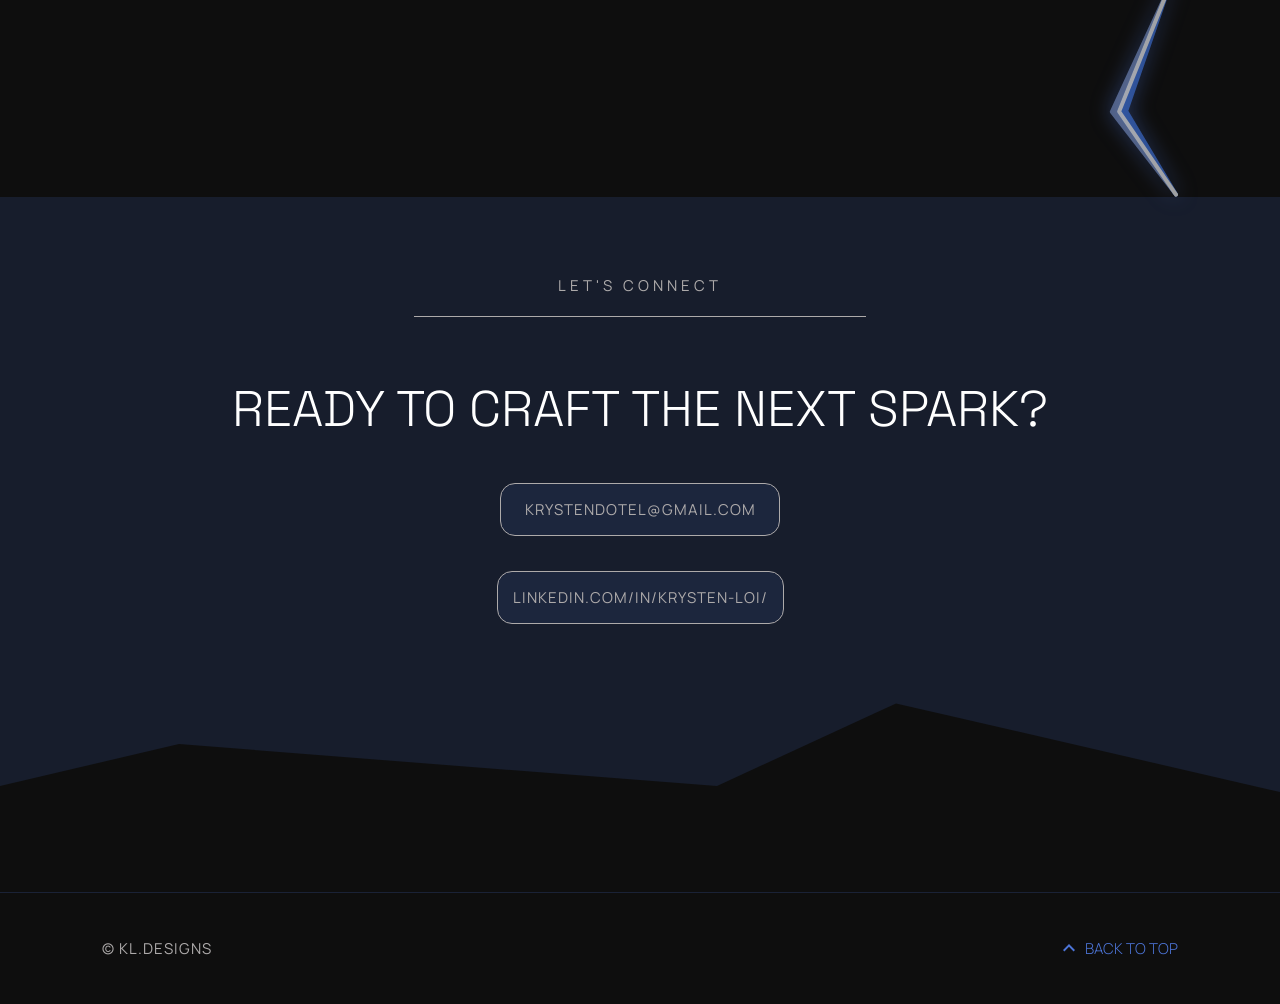
<file: gallery.html>
<!DOCTYPE html>
<html lang="en">

<head>
    <meta charset="UTF-8">
    <meta name="viewport" content="width=device-width, initial-scale=1.0">
    <title>Krysten Loi | Portfolio</title>
    <link rel="stylesheet" href="style.css">
    <link rel="preconnect" href="https://fonts.googleapis.com">
    <link rel="preconnect" href="https://fonts.gstatic.com" crossorigin>
    <link rel="stylesheet"
        href="https://fonts.googleapis.com/css2?family=Manrope:wght@300;400;700&family=Space+Grotesk:wght@300;400;700&family=Stick&display=swap">

    <link rel="icon" href="media/favicon-k.svg" type="image/svg+xml">
</head>

<body id="top" class="gallery-page">

    <nav class="navbar">
        <div class="logo">krysten.loi</div>

        <input type="checkbox" id="nav-toggle" class="nav-toggle">
        <label for="nav-toggle" class="hamburger">
            <span></span>
            <span></span>
            <span></span>
        </label>
        
        <ul class="nav-links">
            <li><a href="index.html">Home</a></li>
            <li class="dropdown">
                <a href="index.html#highlights">Highlights</a>
                <ul class="dropdown-menu">
                    <li><a href="highlight-1.html"><span>01</span> Abstract</a></li>
                    <li><a href="highlight-2.html"><span>02</span> Motion</a></li>
                    <li><a href="highlight-3.html"><span>03</span> System</a></li>
                </ul>
            </li>
            <li><a href="gallery.html" class="active">Gallery</a></li>
            <li><a href="about.html">About</a></li>
        </ul>
        <div class="nav-icon">
            <img src="media/lightning-icon.svg" class="lightning-icon" alt="Lightning Icon">
        </div>
    </nav>

    <div class="page-lightning-container">
        <img src="media/lightning-gallery.svg" class="page-lightning">
    </div>

    <main>
        <section class="gallery-intro section reveal">
            <div class="-gallery-container">
                <h1 class="white-text">Gallery</h1>
                <p class="gallery-disclaimer">A curated collection of sparks, experiments, and everything in between.
                </p>
            </div>
        </section>

        <!-- Digital Build Section -->
        <section class="media-section reveal">
            <div class="container">
                <div class="section-header">
                    <h2 class="white-text">Digital <span class="accent-text">Build</span></h2>
                </div>
                <div class="section-grid-row-1">
                    <div class="img-description">
                        <a href="https://www.figma.com/proto/uq0v1mjuBLdx8HjOe0RPVP/krysten-loi-assignment2-mockups?node-id=19-171&page-id=0%3A1&starting-point-node-id=19%3A171&t=Wa15RjUukmX9NxrP-1"
                            target="_blank" class="prototype-link">
                            <img src="media/pngs/gallery-snowday-redesign.png" alt="Snowday Website Redesign">
                            <h4>Snowday Bingsu & Dessert Cafe (2026)</h4>
                            <p>Redesigned website prototype<br>Created using Figma</p>
                        </a>
                    </div>
                    <div class="img-description">
                        <a href="https://www.figma.com/proto/4b14kv9wGh66jC0GYrkPLw/GBDA-204---WhatsApp?node-id=6-1909&page-id=0%3A1&starting-point-node-id=6%3A1909&t=JAjQB7plPi4e0hEt-1"
                            target="_blank" class="prototype-link">
                            <div class="image-rotator">
                                <img src="media/gallery-whatsapp-1.png" class="is-active">
                                <img src="media/gallery-whatsapp-2.png">
                                <img src="media/gallery-whatsapp-3.png">
                                <img src="media/gallery-whatsapp-4.png">
                                <img src="media/gallery-whatsapp-5.png">
                                <img src="media/gallery-whatsapp-6.png">
                            </div>
                            <h4>WhatsApp Feature (2026)</h4>
                            <p>Encryption update prototype<br>Created using Figma</p>
                        </a>
                    </div>
                </div>
                <div class="section-grid-row-2">
                    <div class="img-description">
                        <div class="video-wrapper">
                            <div class="production-video">
                                <a href="https://youtu.be/dk_hYr84CKo" target="_blank" class="video-link">
                                    <img class="thumbnail-img" src="media/pngs/gallery-eggscape-the-belt.png"
                                        alt="Eggscape the Belt - Gudetama Game">
                                    <div class="vid-btn">▶ Play</div>
                                </a>
                            </div>
                        </div>
                        <h4>Eggscape the Belt (2025)</h4>
                        <p>Created using Javascript</p>
                    </div>
                    <div class="img-description">
                        <div class="video-wrapper">
                            <div class="production-video">
                                <a href="https://youtu.be/QzayDdVs72Q" target="_blank" class="video-link">
                                    <img class="thumbnail-img" src="media/pngs/gallery-dux-paint.png"
                                        alt="Eggscape the Belt - Gudetama Game">
                                    <div class="vid-btn">▶ Play</div>
                                </a>
                            </div>
                        </div>
                        <h4>Dux Paint (2025)</h4>
                        <p>Created using Javascript</p>
                    </div>
                </div>
            </div>
        </section>

        <!-- Visual Design Section -->
        <section class="media-section reveal">
            <div class="container">
                <div class="section-header">
                    <h2 class="white-text">Visual <span class="accent-text">Design</span></h2>
                </div>
                <div class="section-grid-2-col">
                    <div class="img-description">
                        <a href="media/gallery-fake-swords.pdf" target="_blank" class="prototype-link">
                            <div class="pdf-thumbnail-wrapper">
                                <img src="media/pngs/gallery-fake-swords.png" alt="Fake Swords">
                            </div>
                            <h4>Fake Swords (2026)</h4>
                            <p>A personal story exploring AI storytelling</p>
                        </a>
                    </div>
                    <div class="img-description">
                        <img src="media/pngs/gallery-myst-logo-sketches.png" alt="Myst. Logo Concept Sketches">
                        <h4>Myst. Startup Logo Design (2026)</h4>
                        <p>Concept sketches</p>
                    </div>
                </div>
                <div class="section-grid-3-col">
                    <div class="img-description">
                        <img src="media/pngs/gallery-solus-together.png" alt="Pandemic Life">
                        <h4>Solus, Together (2021)</h4>
                    </div>
                    <div class="img-description">
                        <img src="media/pngs/gallery-my-world.png" alt="Visual Identity Poster">
                        <h4>My World (2025)</h4>
                    </div>
                    <div class="img-description">
                        <img src="media/pngs/gallery-microart-lg.png" alt="Microart LinkedIn Graphic">
                        <h4>Microart LinkedIn Graphic (2026)</h4>
                    </div>
                </div>
            </div>
        </section>

        <!-- Studio & Dance Section -->
        <section class="media-section reveal">
            <div class="container">
                <div class="section-header">
                    <h2 class="white-text">Video <span class="accent-text">Production</span></h2>
                </div>

                <div class="vid-description">
                    <h4>Studio Projects</h4>
                </div>
                <div class="section-grid-studio">
                    <div class="img-description">
                        <div class="video-wrapper">
                            <div class="production-video">
                                <a href="https://youtu.be/t-wIBMwKbM4" target="_blank" class="video-link">
                                    <img class="thumbnail-img" src="media/pngs/gallery-silent-film.png"
                                        alt="A Silent Film - University of Waterloo Ion Station">
                                    <div class="vid-btn">▶ Play</div>
                                </a>
                            </div>
                        </div>
                    </div>
                    <div class="img-description">
                        <div class="video-wrapper">
                            <div class="production-video">
                                <a href="https://youtu.be/H9Cu8GtuP8Y" target="_blank" class="video-link">
                                    <img class="thumbnail-img" src="media/pngs/gallery-emotional-design.png"
                                        alt="Emotional Design - A Short Film">
                                    <div class="vid-btn">▶ Play</div>
                                </a>
                            </div>
                        </div>
                    </div>
                </div>

                <div class="vid-description">
                    <h4>Dance Covers</h4>
                </div>
                <div class="section-grid-dance">
                    <div class="img-description">
                        <div class="video-wrapper">
                            <div class="production-video">
                                <a href="https://youtu.be/y9CUoudzTvI" target="_blank" class="video-link">
                                    <img class="thumbnail-img" src="media/gallery-go.svg"
                                        alt="Cortis - GO! [Haebeat Dance Crew]">
                                    <div class="vid-btn">▶ Play</div>
                                </a>
                            </div>
                        </div>
                    </div>
                    <div class="img-description">
                        <div class="video-wrapper">
                            <div class="production-video">
                                <a href="https://youtu.be/jq148rJEnOc" target="_blank" class="video-link">
                                    <img class="thumbnail-img" src="media/pngs/gallery-spaghetti.png"
                                        alt="LE SSERAFIM - Spaghetti [Haebeat Dance Crew]">
                                    <div class="vid-btn">▶ Play</div>
                                </a>
                            </div>
                        </div>
                    </div>
                    <div class="img-description">
                        <div class="video-wrapper">
                            <div class="production-video">
                                <a href="https://youtu.be/KhZKfOFSLiE" target="_blank" class="video-link">
                                    <img class="thumbnail-img" src="media/pngs/gallery-biu.png"
                                        alt="NCT DREAM - Beat It Up [Haebeat Dance Crew]">
                                    <div class="vid-btn">▶ Play</div>
                                </a>
                            </div>
                        </div>
                    </div>
                    <div class="img-description">
                        <div class="video-wrapper">
                            <div class="production-video">
                                <a href="https://youtu.be/VAuwe4FzNJA" target="_blank" class="video-link">
                                    <img class="thumbnail-img" src="media/pngs/gallery-nca.png"
                                        alt="ILLIT - Not Cute Anymore [Haebeat Dance Crew]">
                                    <div class="vid-btn">▶ Play</div>
                                </a>
                            </div>
                        </div>
                    </div>
                    <div class="img-description">
                        <div class="video-wrapper">
                            <div class="production-video">
                                <a href="https://youtu.be/gMr74A7ly4k" target="_blank" class="video-link">
                                    <img class="thumbnail-img" src="media/pngs/gallery-iomt.png"
                                        alt="ATEEZ - Ice On My Teeth [Haebeat Dance Crew]">
                                    <div class="vid-btn">▶ Play</div>
                                </a>
                            </div>
                        </div>
                    </div>
                    <div class="img-description">
                        <div class="video-wrapper">
                            <div class="production-video">
                                <a href="https://youtu.be/tWj5SwQMzxg" target="_blank" class="video-link">
                                    <img class="thumbnail-img" src="media/pngs/gallery-bbb.png"
                                        alt="RIIZE - Boom Boom Bass [Haebeat Dance Crew]">
                                    <div class="vid-btn">▶ Play</div>
                                </a>
                            </div>
                        </div>
                    </div>
                </div>
            </div>
        </section>

        <!-- Photography Section -->
        <section class="photo-media-section reveal">
            <div class="container">
                <div class="section-header">
                    <h2 class="white-text">Photography <span class="accent-text">Captures</span></h2>
                </div>
                <div class="section-grid-photo-1">
                    <img src="media/pngs/gallery-tap-water.png" alt="Capture">
                    <img src="media/pngs/gallery-earrings.png" alt="Capture">
                    <img src="media/pngs/gallery-blue-light.png" alt="Capture">
                </div>
                <div class="section-grid-photo-2-4">
                    <img src="media/pngs/gallery-blurred-hand.png" alt="Capture">
                    <img src="media/pngs/gallery-blurred-lights.png" alt="Capture">
                </div>
                <div class="section-grid-photo-3">
                    <img src="media/pngs/gallery-pondering.png" alt="Capture">
                    <img src="media/pngs/gallery-tower-of-light.png" alt="Capture">
                    <img src="media/pngs/gallery-crescent-moon.png" alt="Capture">
                </div>
                <div class="section-grid-photo-2-4">
                    <img src="media/pngs/gallery-butterfly-w-sunflowers.png" alt="Capture">
                    <img src="media/pngs/gallery-circle-amps.png" alt="Capture">
                </div>
            </div>
        </section>
    </main>

    <div class="cta-content">
        <div class="cta-head-group reveal">
            <div class="cta-head-group">
                <p class="cta-tagline">Let's Connect</p>
                <div class="cta-line"></div>
                <h2 class="cta-main">Ready to craft the next spark?</h2>
            </div>
            <div class="cta-buttons">
                <a href="mailto:krystendotel@gmail.com" class="btn">krystendotel@gmail.com</a>
                <a href="https://linkedin.com/in/krysten-loi/" class="btn">linkedin.com/in/krysten-loi/</a>
            </div>
        </div>
        <div class="cta-bg"></div>
    </div>

    <footer class="footer">
        <div class="footer-bottom">
            <span>© kl.designs</span>
            <a href="#" class="back-to-top" id="backToTop">
                <img src="media/back-to-top-icon.svg" class="back-to-top-button" alt="Back to Top Button">
                Back to Top
            </a>
        </div>
    </footer>

    <div class="custom-cursor-container" id="customCursor">
        <img src="media/cursor.svg" class="custom-cursor-svg" alt="Lightning Cursor">
    </div>
    <script src="scroll-performance.js" defer></script>
    <script src="responsive-images.js" defer></script>
    <script src="reveal.js" defer></script>
    <script src="cursor.js" defer></script>
    <script src="script-lightning-top.js" defer></script>
    <script src="img-rotator.js" defer></script>

    <script>
        document.getElementById('backToTop').addEventListener('click', function (e) {
            e.preventDefault();
            document.documentElement.scrollTop = 0;
            document.body.scrollTop = 0;
        });
    </script>
</body>

</html>
</file>
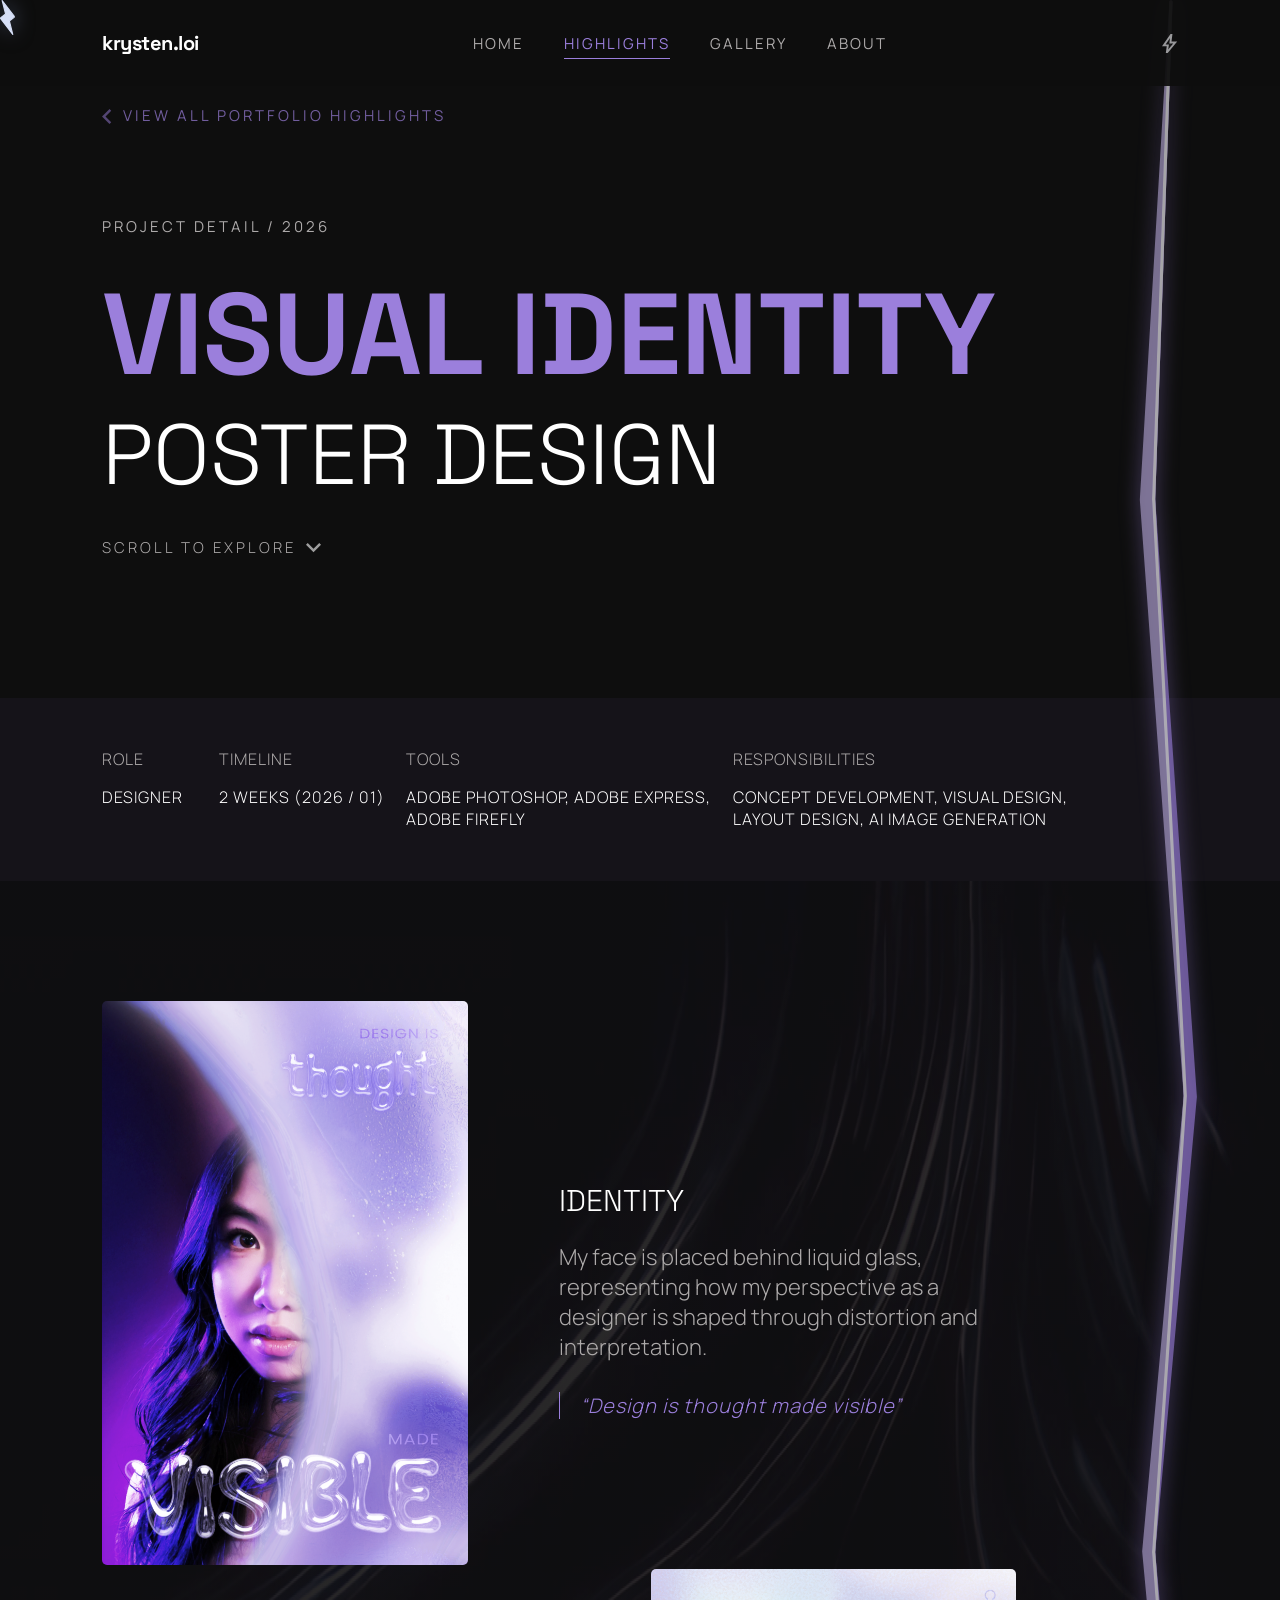
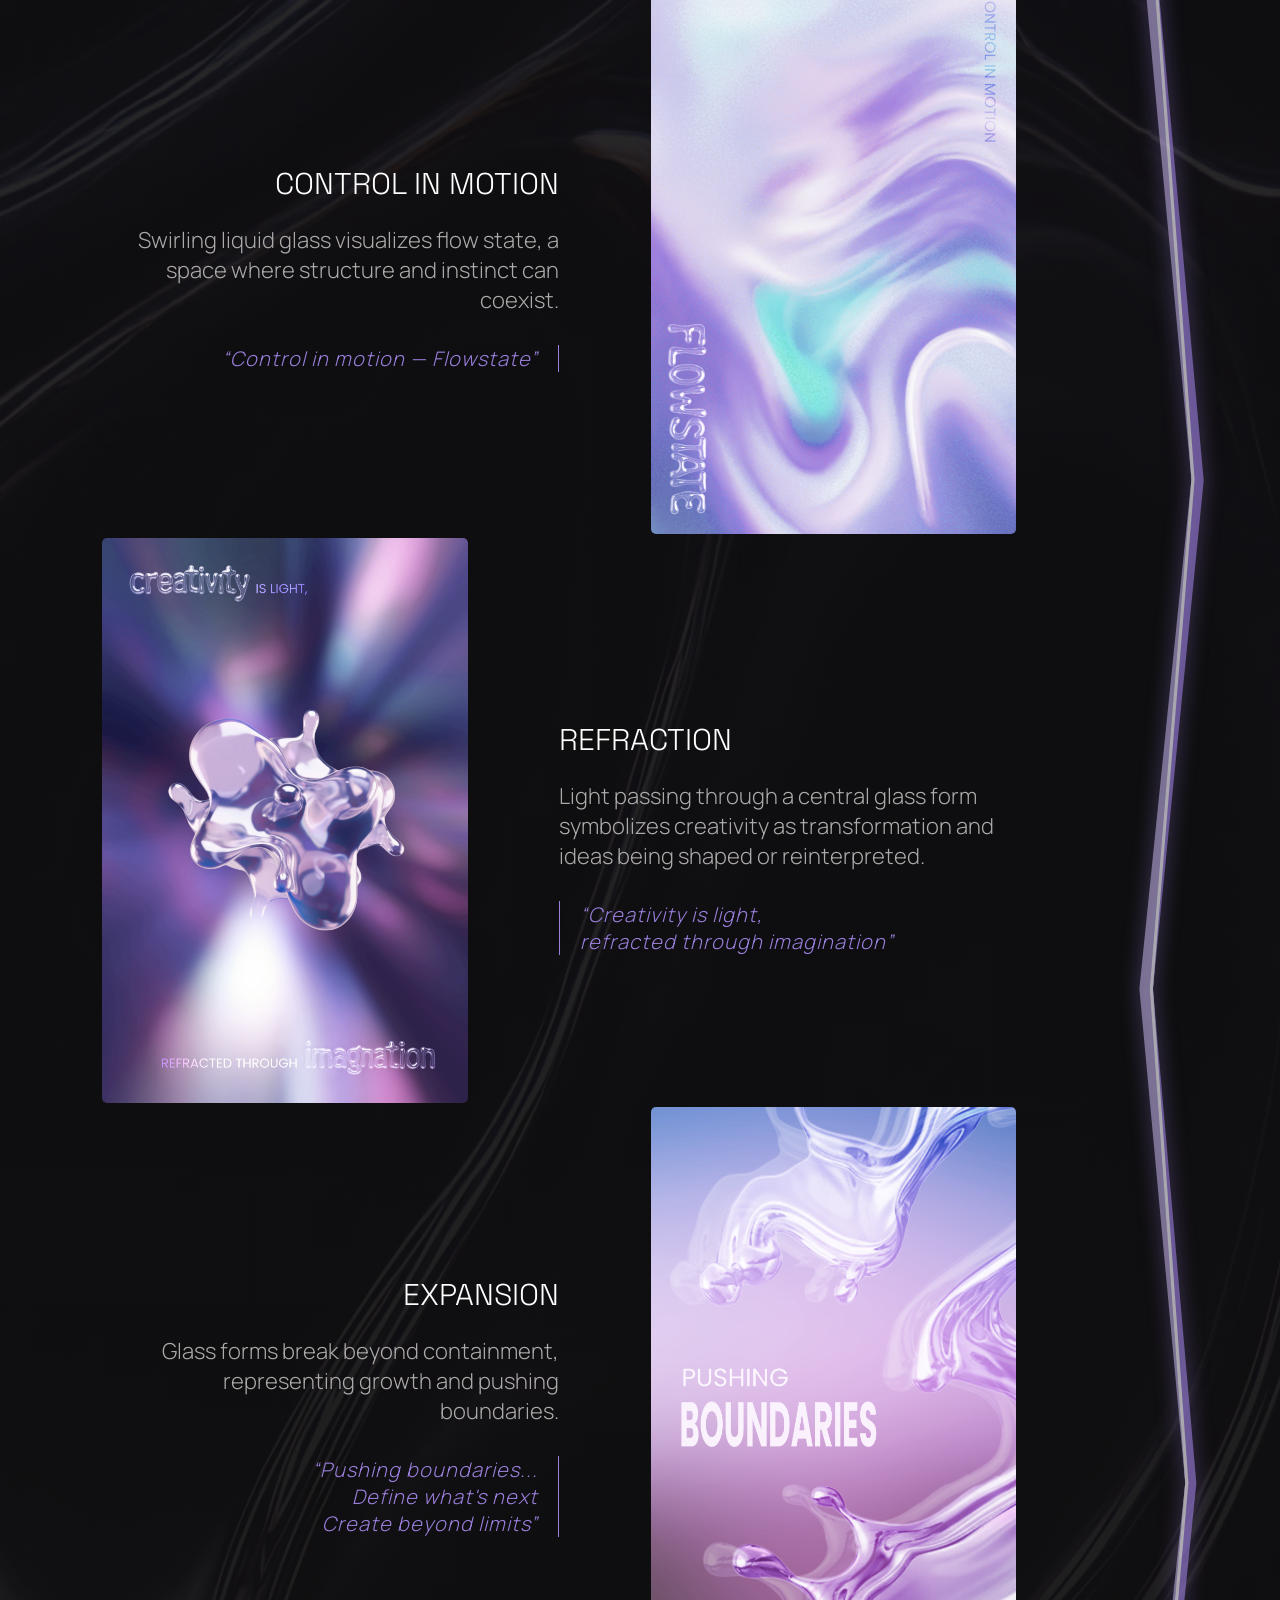
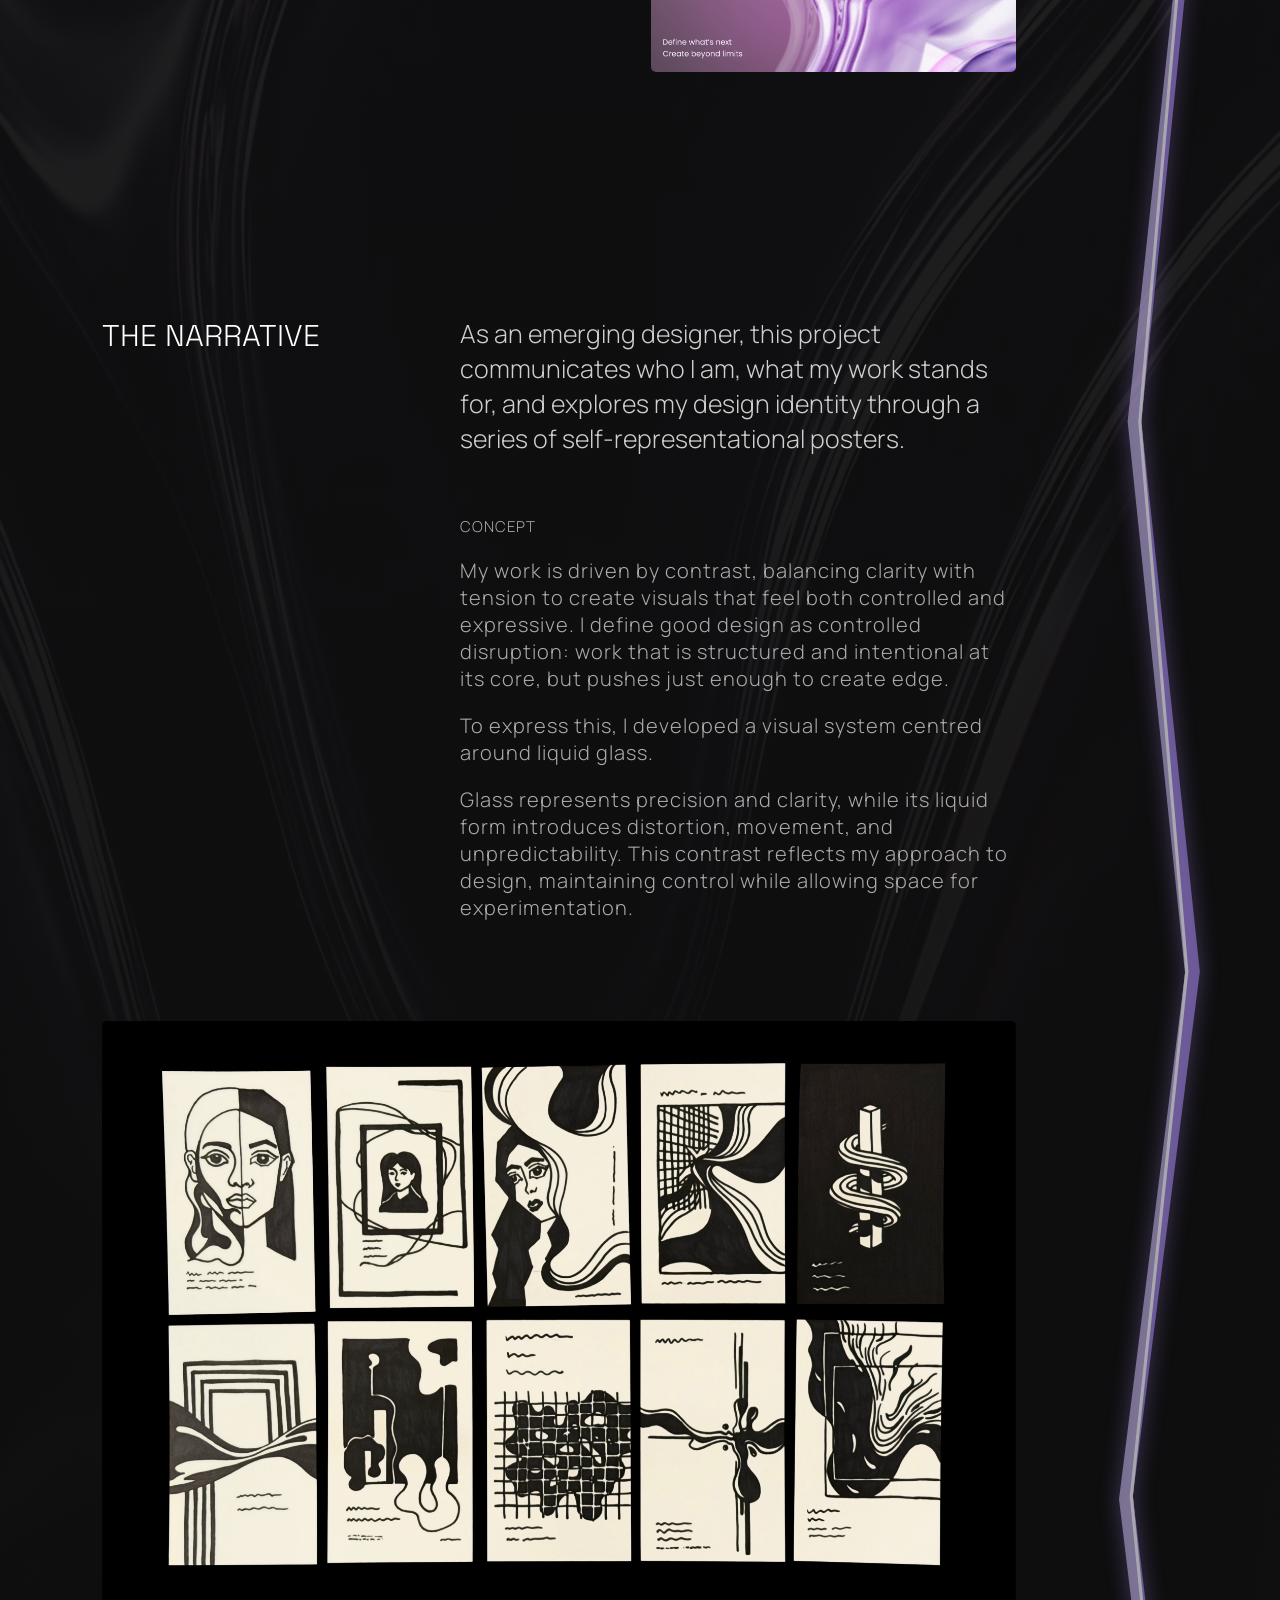
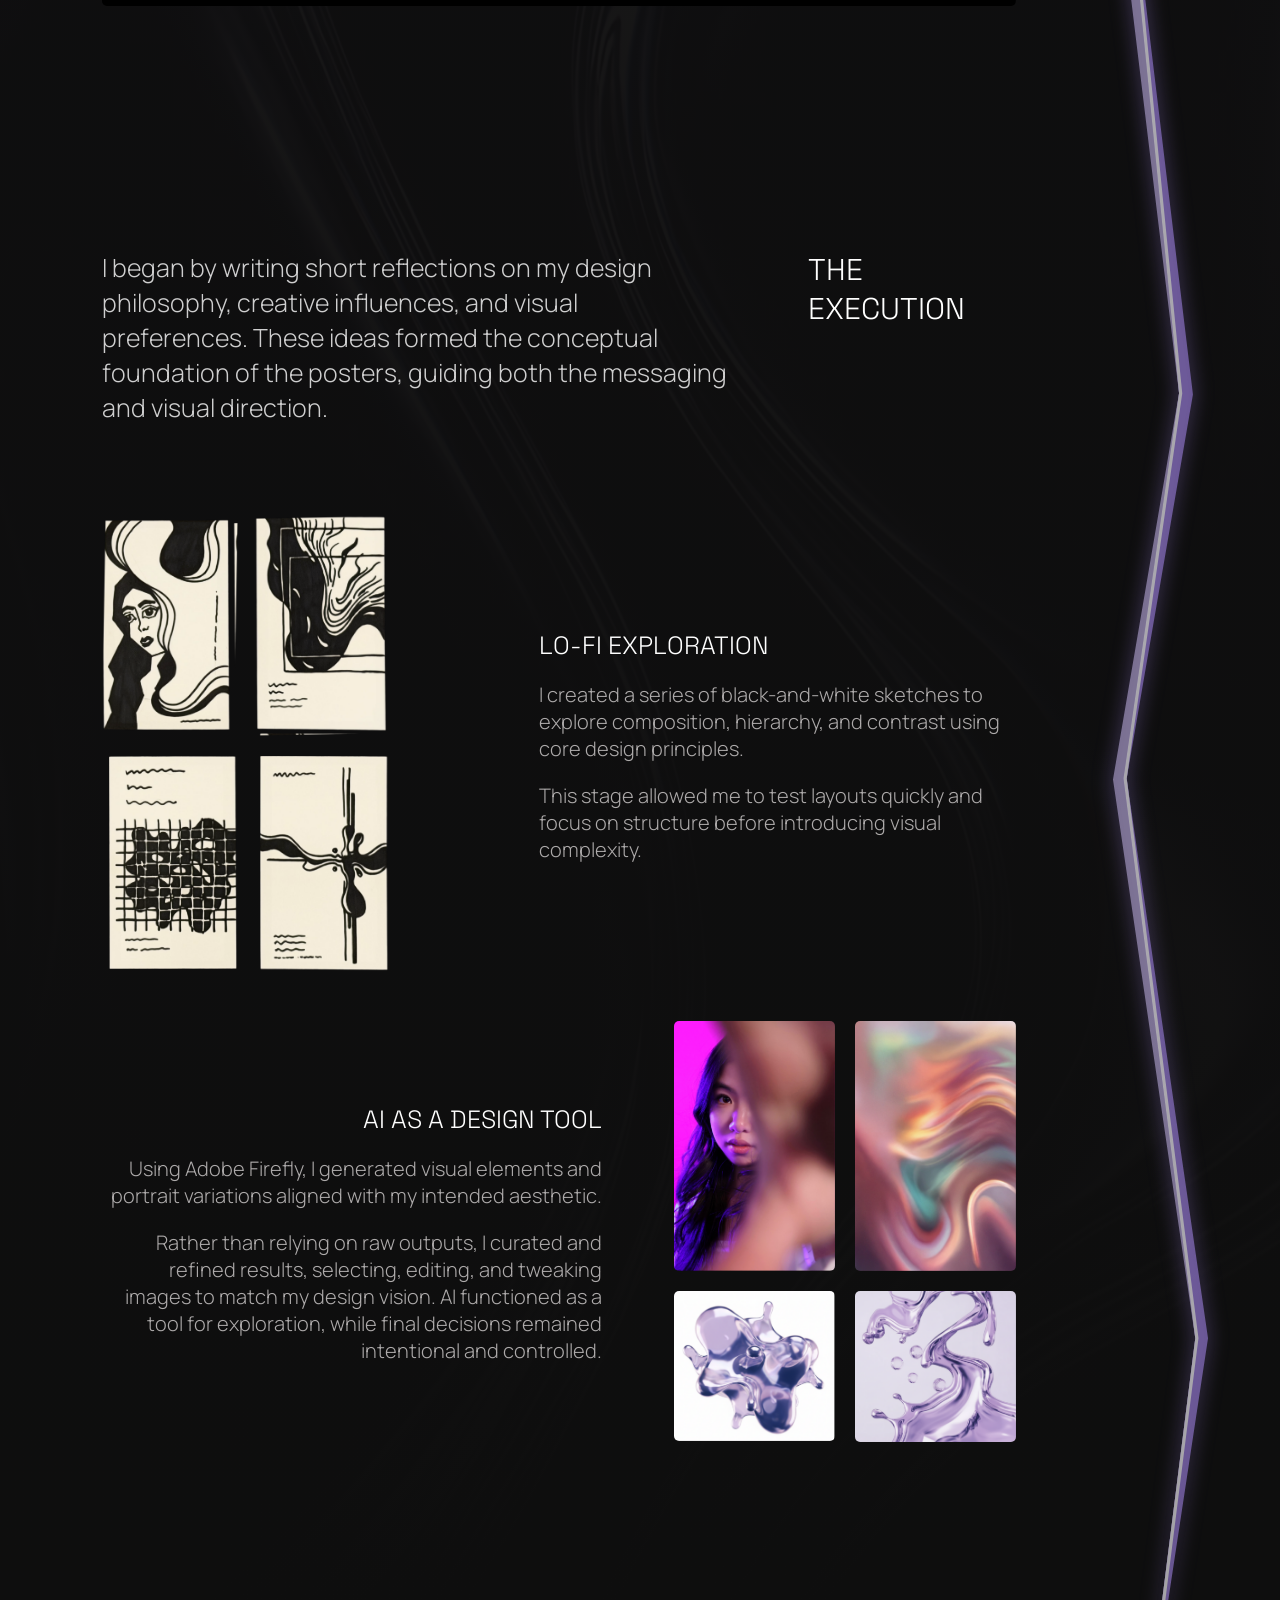
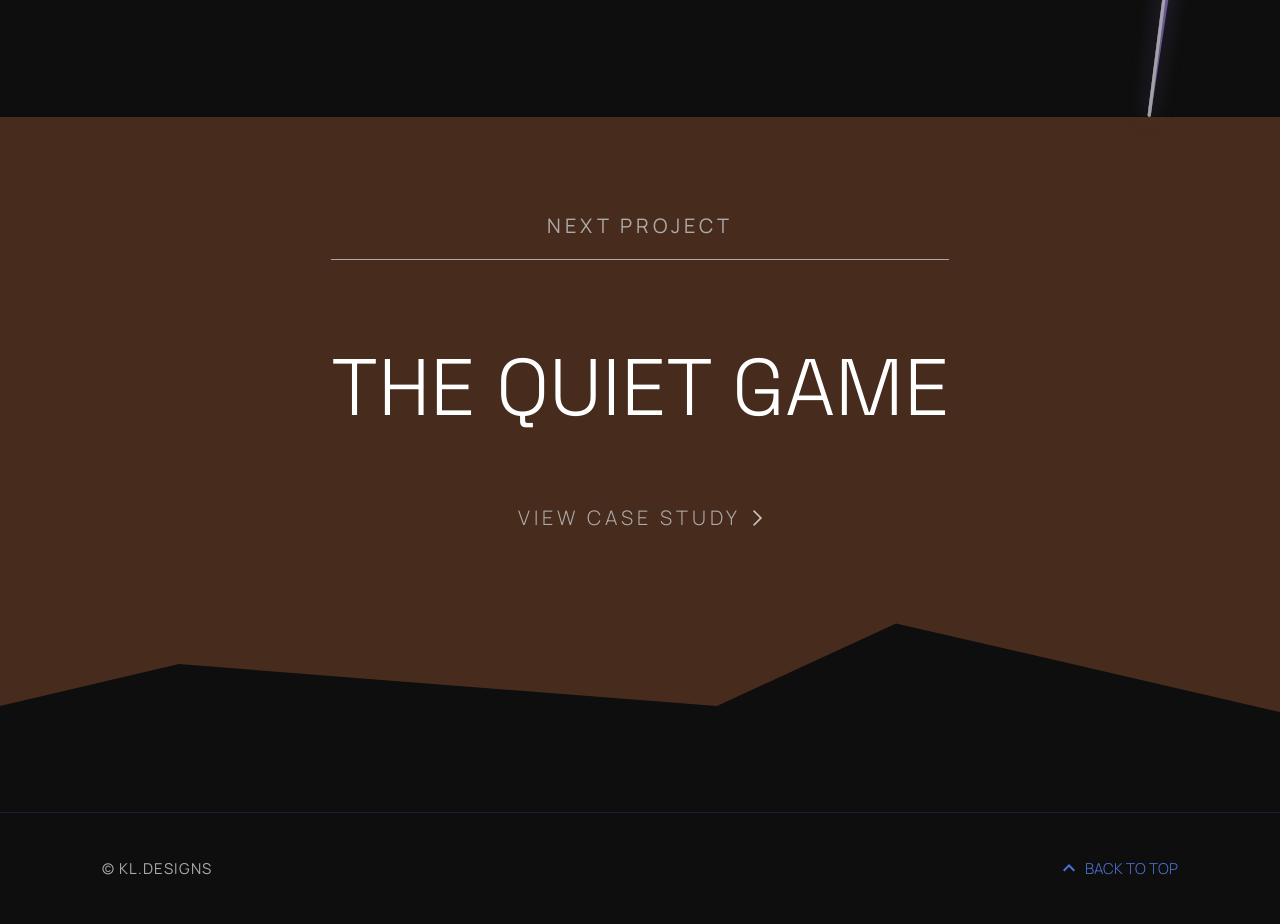
<file: highlight-1.html>
<!DOCTYPE html>
<html lang="en">

<head>
    <meta charset="UTF-8">
    <meta name="viewport" content="width=device-width, initial-scale=1.0">
    <title>Krysten Loi | Portfolio</title>
    <link rel="stylesheet" href="style.css">
    <link rel="preconnect" href="https://fonts.googleapis.com">
    <link rel="preconnect" href="https://fonts.gstatic.com" crossorigin>
    <link rel="stylesheet"
        href="https://fonts.googleapis.com/css2?family=Manrope:wght@300;400;700&family=Space+Grotesk:wght@300;400;700&family=Stick&display=swap">

    <link rel="icon" href="media/favicon-k.svg" type="image/svg+xml">
</head>

<body id="top" class="highlight1-page">

    <nav class="navbar">
        <div class="logo">krysten.loi</div>

        <input type="checkbox" id="nav-toggle" class="nav-toggle">
        <label for="nav-toggle" class="hamburger">
            <span></span>
            <span></span>
            <span></span>
        </label>
        
        <ul class="nav-links">
            <li><a href="index.html">Home</a></li>
            <li class="dropdown">
                <a href="index.html#highlights" class="active">Highlights</a>
                <ul class="dropdown-menu">
                    <li><a href="highlight-1.html"><span>01</span> Abstract</a></li>
                    <li><a href="highlight-2.html"><span>02</span> Motion</a></li>
                    <li><a href="highlight-3.html"><span>03</span> System</a></li>
                </ul>
            </li>
            <li><a href="gallery.html">Gallery</a></li>
            <li><a href="about.html">About</a></li>
        </ul>
        <div class="nav-icon">
            <img src="media/lightning-icon.svg" class="lightning-icon" alt="Lightning Icon">
        </div>
    </nav>

    <div class="page-lightning-container">
        <img src="media/lightning-h1.svg" class="page-lightning">
    </div>

    <header class="project-hero section reveal">
        <div class="container">
            <a href="index.html#highlights" class="back-link">
                <img src="media/h1-back-arrow.svg" alt="View All Portfolio Highlights"> View All Portfolio Highlights
            </a>
            <p class="project-meta">Project Detail / 2026</p>
            <div class="hero-title">
                <h1 class="h1-accent-text">Visual Identity</h1>
                <div class="project-category">
                    <h1 class="white-text">Poster Design</h1>
                </div>
            </div>
            <div class="scroll-prompt">
                <a href="#production-output" class="scroll-link">
                    Scroll to Explore
                    <img src="media/down-arrow-icon.svg" alt="Scroll to Explore">
                </a>
            </div>
        </div>
    </header>

    <section class="project-stats reveal">
        <div class="stat-item">
            <label>Role</label>
            <p>Designer</p>
        </div>
        <div class="stat-item">
            <label>Timeline</label>
            <p>2 weeks (2026 / 01)</p>
        </div>
        <div class="stat-item">
            <label>Tools</label>
            <p>Adobe Photoshop, Adobe Express, Adobe Firefly</p>
        </div>
        <div class="stat-item">
            <label>Responsibilities</label>
            <p>Concept Development, Visual Design, Layout Design, AI Image Generation</p>
        </div>
    </section>

    <main>
        <div class="continuous-bg-wrapper">
            <section id="production-output" class="production-output section">
                <div class="output-row reveal">
                    <div class="output-img">
                        <img src="media/pngs/h1-p1.png" alt="Identity Poster">
                    </div>
                    <div class="output-text">
                        <h3 class="white-text">Identity</h3>
                        <p>My face is placed behind liquid glass, representing how my perspective as a designer is
                            shaped
                            through distortion and interpretation.</p>
                        <blockquote class="quote">“Design is thought made visible”</blockquote>
                    </div>
                </div>

                <div class="output-row reverse reveal">
                    <div class="output-img">
                        <img src="media/pngs/h1-p2.png" alt="Control in Motion Poster">
                    </div>
                    <div class="output-text">
                        <h3 class="white-text">Control in Motion</h3>
                        <p>Swirling liquid glass visualizes flow state, a space where structure and instinct can
                            coexist.</p>
                        <blockquote class="quote">“Control in motion — Flowstate”</blockquote>
                    </div>
                </div>

                <div class="output-row reveal">
                    <div class="output-img">
                        <img src="media/pngs/h1-p3.png" alt="Refraction Poster">
                    </div>
                    <div class="output-text">
                        <h3 class="white-text">Refraction</h3>
                        <p>Light passing through a central glass form symbolizes creativity as transformation and ideas
                            being shaped or reinterpreted.</p>
                        <blockquote class="quote">“Creativity is light,<br>refracted through imagination”</blockquote>
                    </div>
                </div>

                <div class="output-row reverse reveal">
                    <div class="output-img">
                        <img src="media/pngs/h1-p4.png" alt="Expansion Poster">
                    </div>
                    <div class="output-text">
                        <h3 class="white-text">Expansion</h3>
                        <p>Glass forms break beyond containment, representing growth and pushing boundaries.</p>
                        <blockquote class="quote">“Pushing boundaries...<br>Define what's next<br>Create beyond limits”
                        </blockquote>
                    </div>
            </section>

            <section class="visual-narrative section">
                <div class="narrative-text reveal">
                    <div class="narrative-heading">
                        <h3 class="white-text">The Narrative</h3>
                    </div>
                    <div class="narrative-blurb">
                        <h5>As an emerging designer, this project communicates who I am, what my work stands for, and
                            explores my design identity through a series of self-representational posters.</h5>
                        <h4>Concept</h4>
                        <p>My work is driven by contrast, balancing clarity with tension to create visuals that feel
                            both controlled and expressive. I define good design as controlled disruption: work that is
                            structured and intentional at its core, but pushes just enough to create edge.</p>
                        <p>To express this, I developed a visual system centred around liquid glass.</p>
                        <p>Glass represents precision and clarity, while its liquid form introduces distortion,
                            movement, and unpredictability. This contrast reflects my approach to design, maintaining
                            control while allowing space for experimentation.</p>
                    </div>
                </div>
                <div class="visual-break reveal">
                    <img src="media/pngs/h1-visual-break.png" alt="Visual Break">
                </div>
            </section>

            <section class="execution section">
                <div class="execution-text reveal">
                    <div class="execution-blurb">
                        <h5>I began by writing short reflections on my design philosophy, creative influences, and
                            visual preferences. These ideas formed the conceptual foundation of the posters, guiding
                            both the messaging and visual direction.</h5>
                    </div>
                    <div class="execution-heading">
                        <h3 class="white-text">The Execution</h3>
                    </div>
                </div>

                <div class="execution-part-1 reverse reveal">
                    <div class="execution-img-1">
                        <img src="media/pngs/h1-p1-con-dev.png" alt="Poster 1 - Concept Development">
                        <img src="media/pngs/h1-p2-con-dev.png" alt="Poster 2 - Concept Development">
                        <img src="media/pngs/h1-p3-con-dev.png" alt="Poster 3 - Concept Development">
                        <img src="media/pngs/h1-p4-con-dev.png" alt="Poster 4 - Concept Development">
                    </div>
                    <div class="process-work-text">
                        <h3 class="white-text">Lo-Fi Exploration</h3>
                        <p>I created a series of black-and-white sketches to explore composition, hierarchy, and
                            contrast using core design principles.</p>
                        <p>This stage allowed me to test layouts quickly and focus on structure before introducing
                            visual complexity.</p>
                    </div>
                </div>

                <div class="execution-part-2 reveal">
                    <div class="process-work-text reverse">
                        <h3 class="white-text">AI as a Design Tool</h3>
                        <p>Using Adobe Firefly, I generated visual elements and portrait variations aligned with my
                            intended aesthetic.</p>
                        <p>Rather than relying on raw outputs, I curated and refined results, selecting, editing, and
                            tweaking images to match my design vision. AI functioned as a tool for exploration, while
                            final decisions remained intentional and controlled.</p>
                    </div>
                    <div class="execution-img-2">
                        <img src="media/pngs/h1-p1-ai-dev.png" alt="Poster 1 - AI Development">
                        <img src="media/pngs/h1-p2-ai-dev.png" alt="Poster 2 - AI Development">
                        <img src="media/pngs/h1-p3-ai-dev.png" alt="Poster 3 - AI Development">
                        <img src="media/pngs/h1-p4-ai-dev.png" alt="Poster 4 - AI Development">
                    </div>
                </div>
            </section>
        </div>
    </main>

    <div class="np-content">
        <div class="np-head-group reveal">
            <p class="np-tagline">Next Project</p>
            <div class="np-title-container">
                <div class="np-line"></div>
                <h2 class="np-main">The Quiet Game</h2>
            </div>
            <a href="highlight-2.html" class="cs-link">
                View Case Study
                <img src="media/right-arrow-icon.svg" alt="View Case Study">
            </a>
        </div>
        <div class="np-bg"></div>
    </div>

    <footer class="footer">
        <div class="footer-bottom">
            <span>© kl.designs</span>
            <a href="#" class="back-to-top" id="backToTop">
                <img src="media/back-to-top-icon.svg" class="back-to-top-button" alt="Back to Top Button">
                Back to Top
            </a>
        </div>
    </footer>

    <div class="custom-cursor-container" id="customCursor">
        <img src="media/cursor.svg" class="custom-cursor-svg" alt="Lightning Cursor">
    </div>
    <script src="scroll-performance.js" defer></script>
    <script src="responsive-images.js" defer></script>
    <script src="reveal.js" defer></script>
    <script src="cursor.js" defer></script>
    <script src="script-lightning-top.js" defer></script>

    <script>
        document.getElementById('backToTop').addEventListener('click', function (e) {
            e.preventDefault();
            document.documentElement.scrollTop = 0;
            document.body.scrollTop = 0;
        });
    </script>
</body>

</html>
</file>
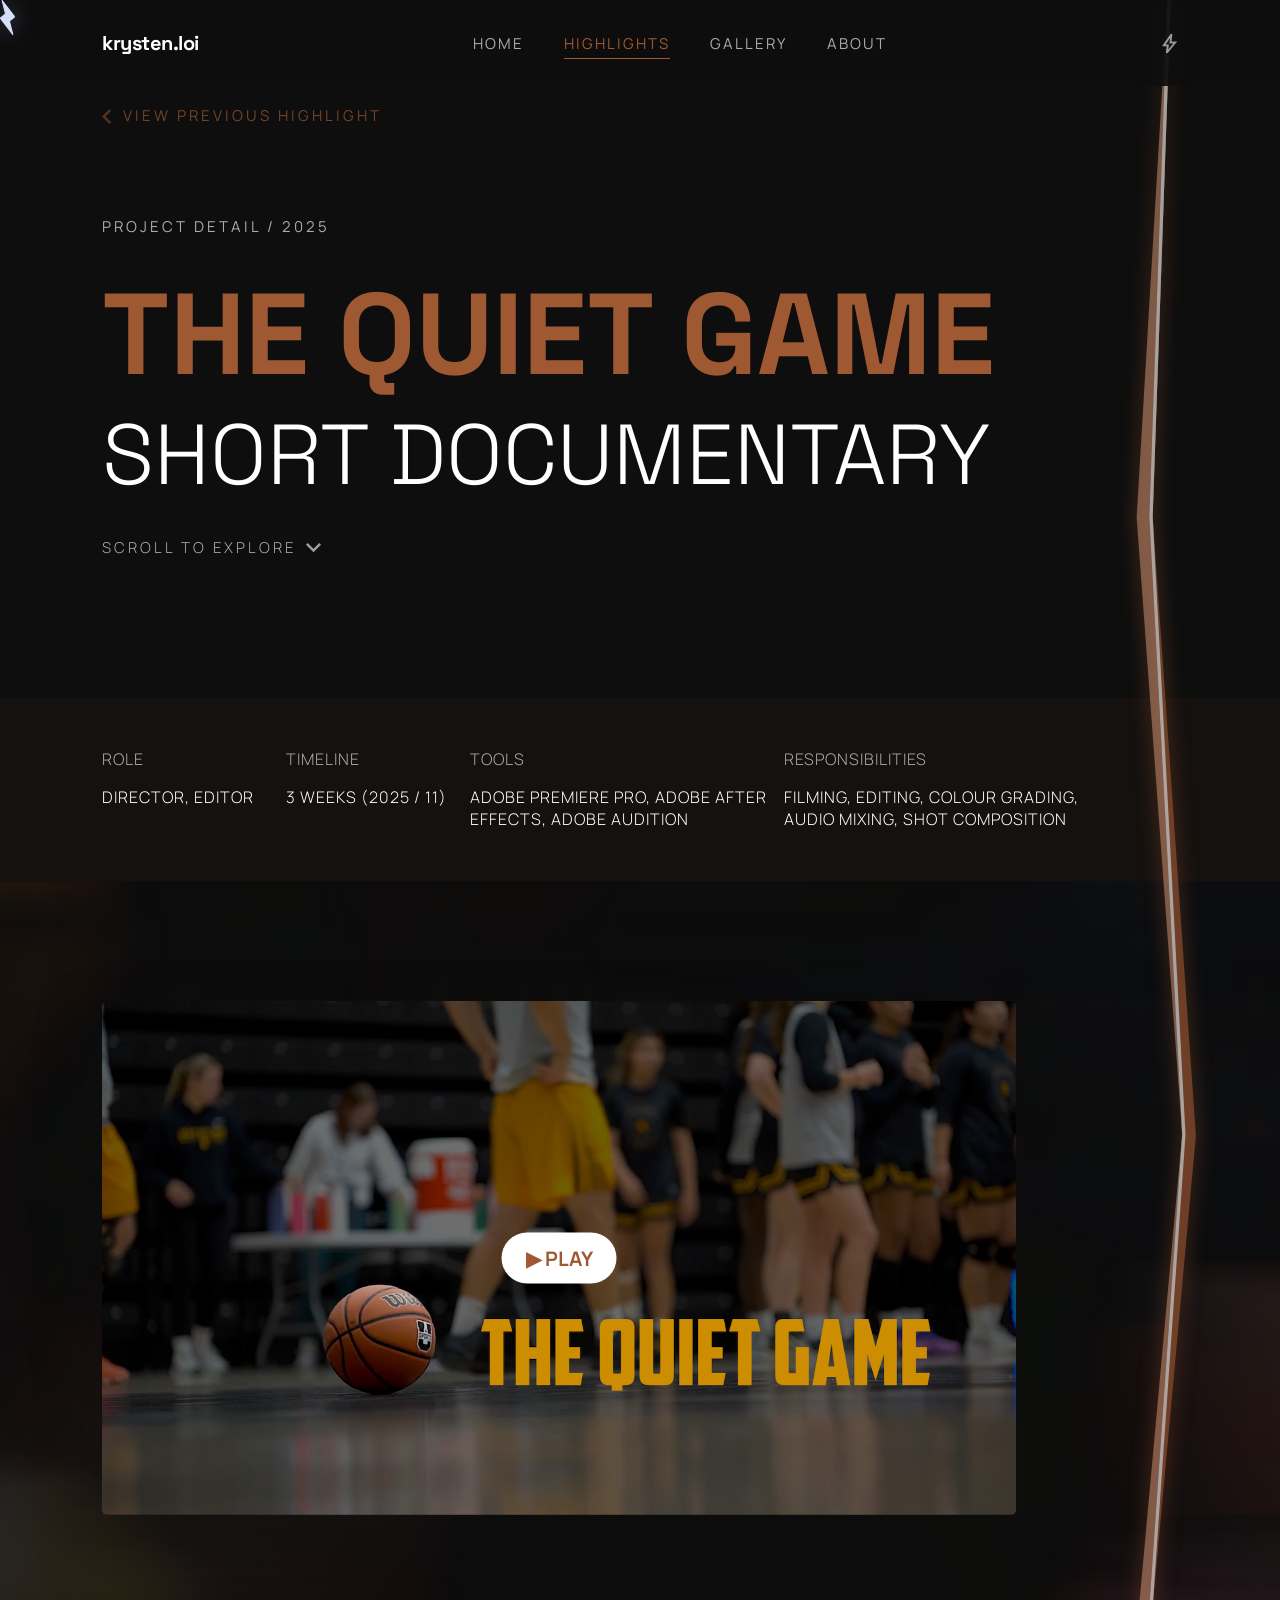
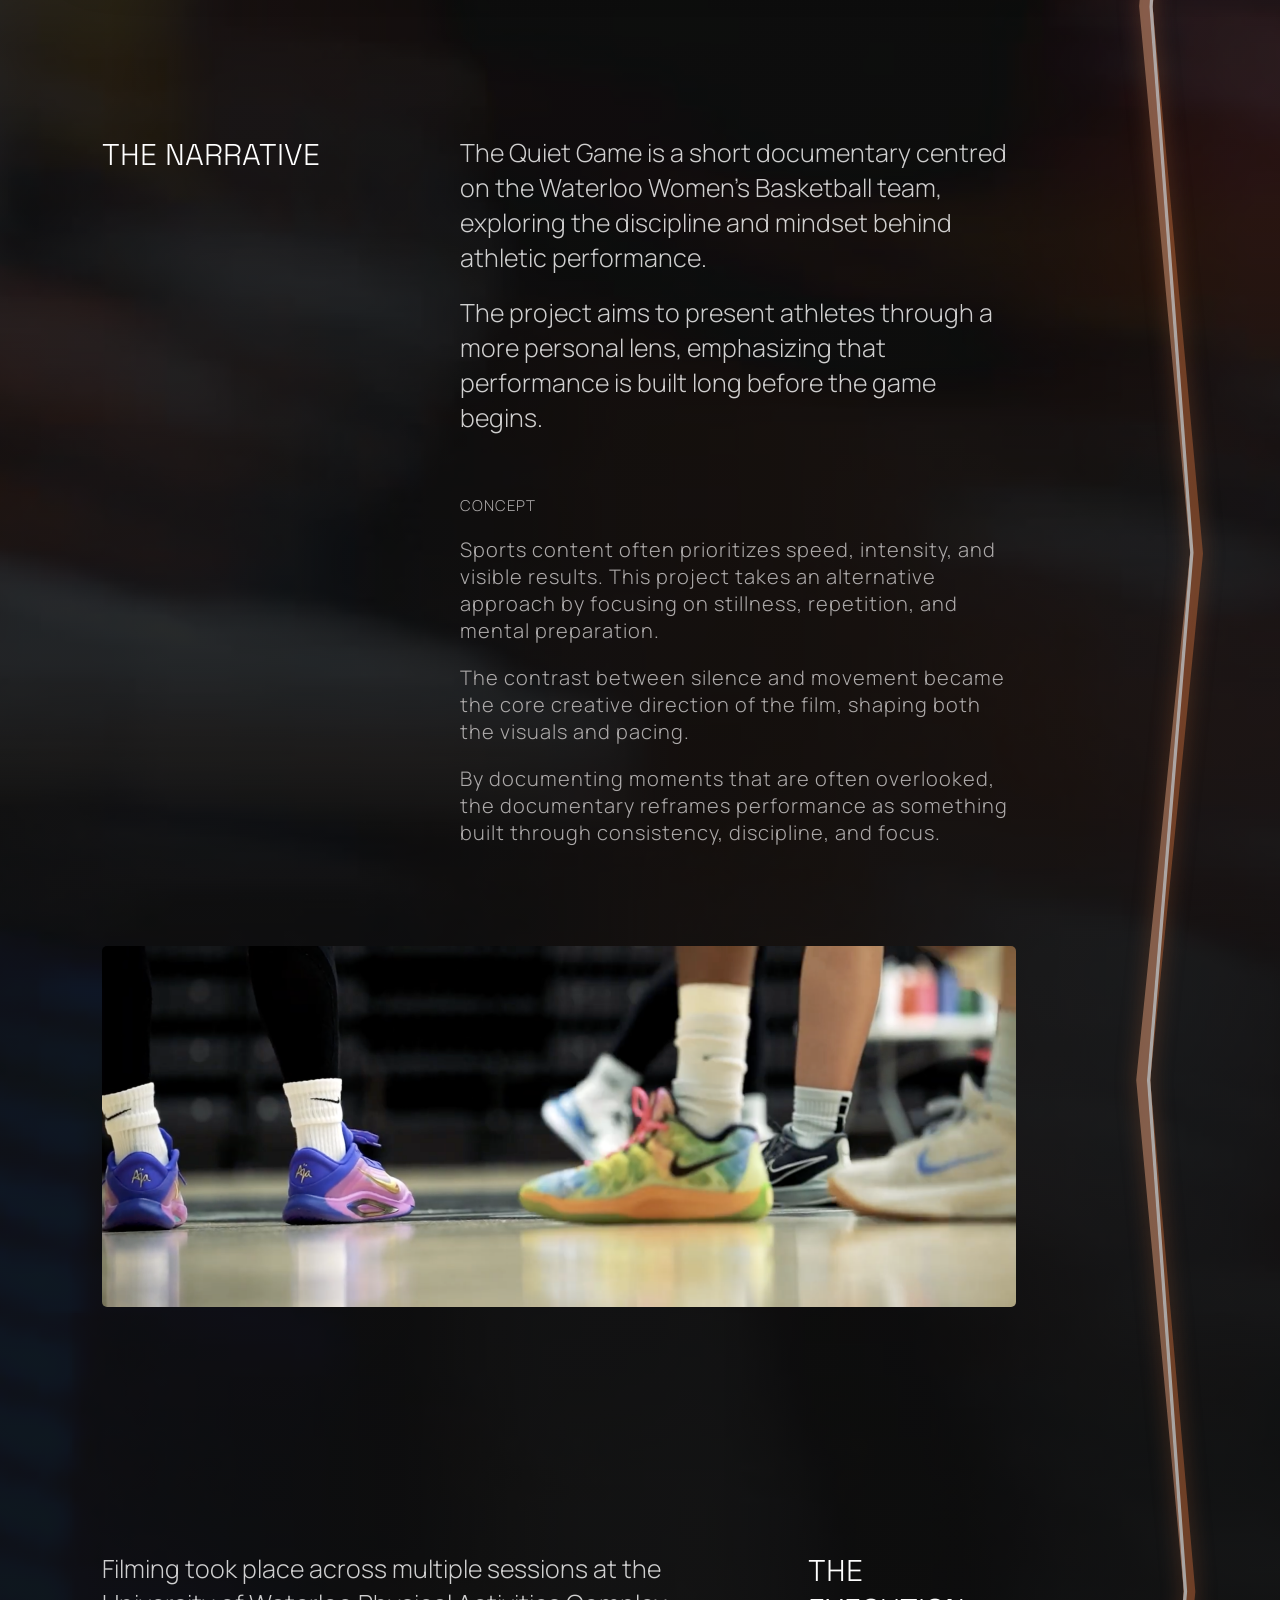
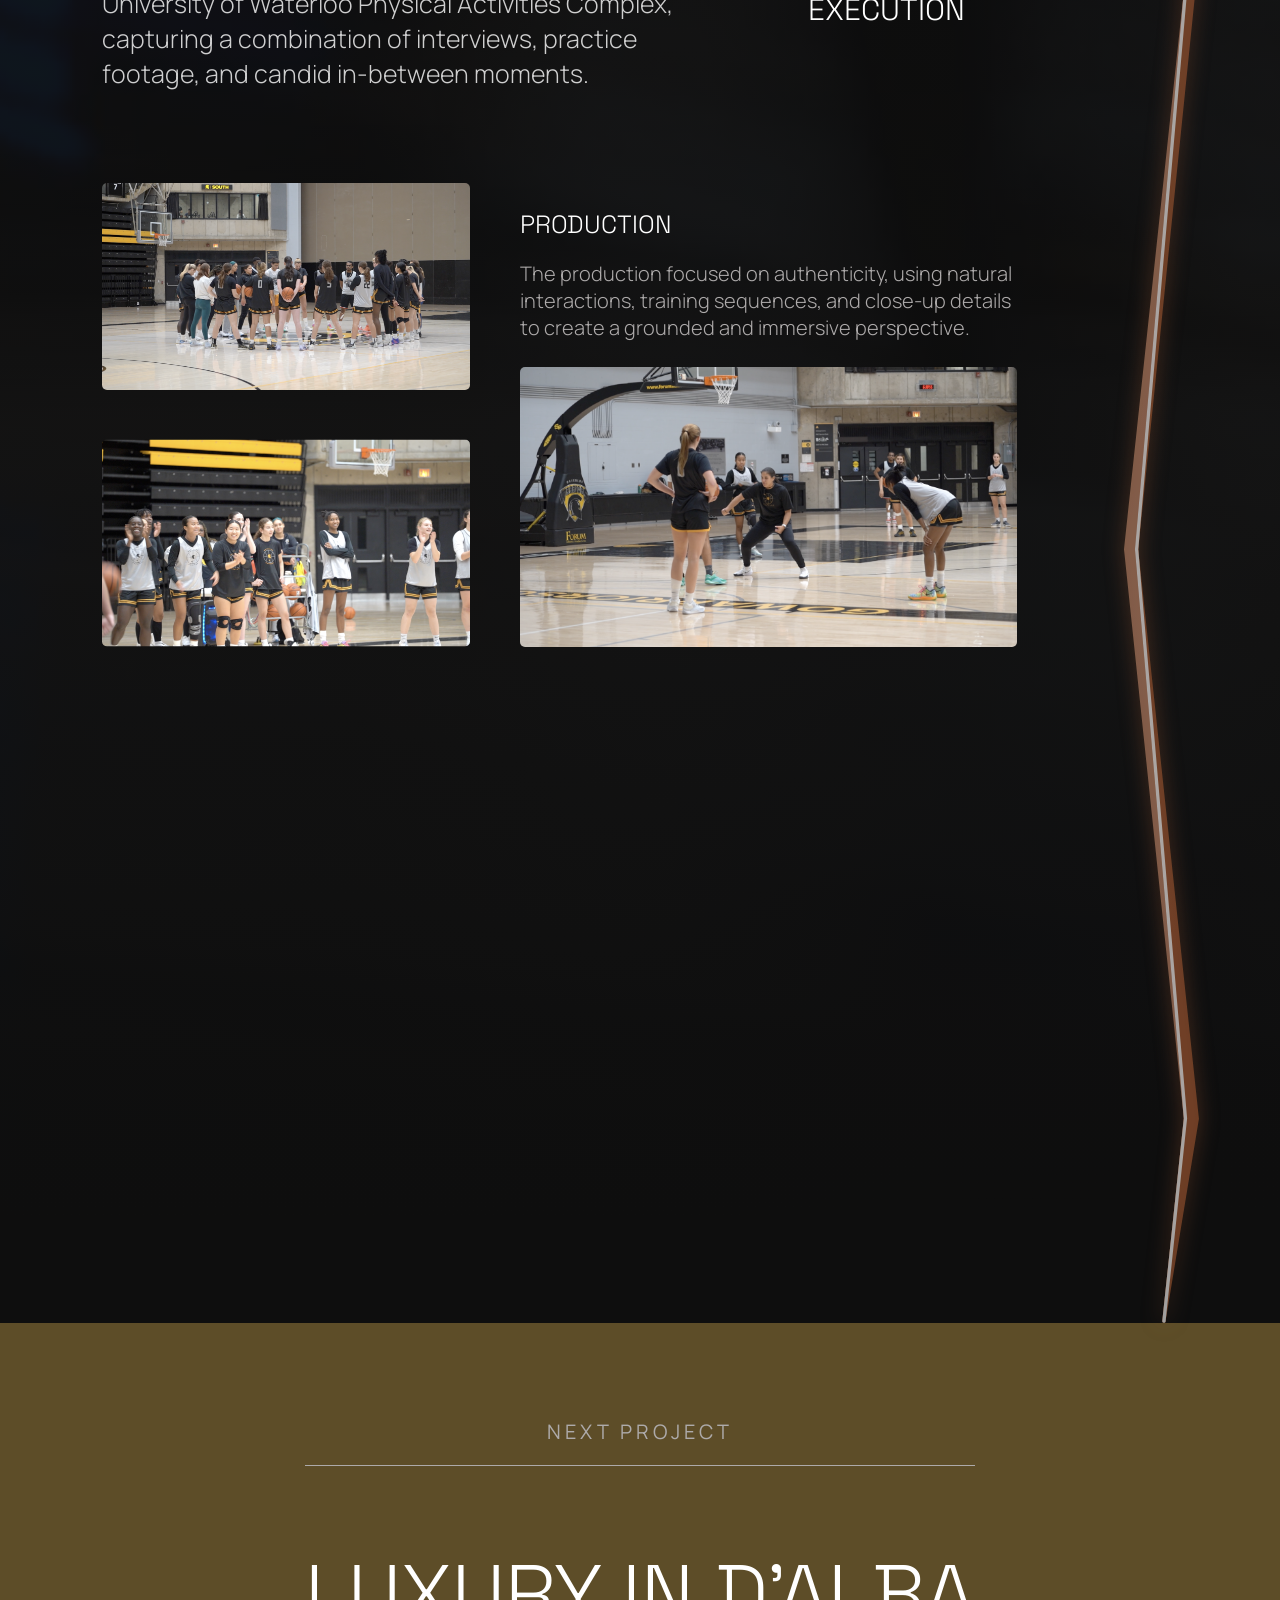
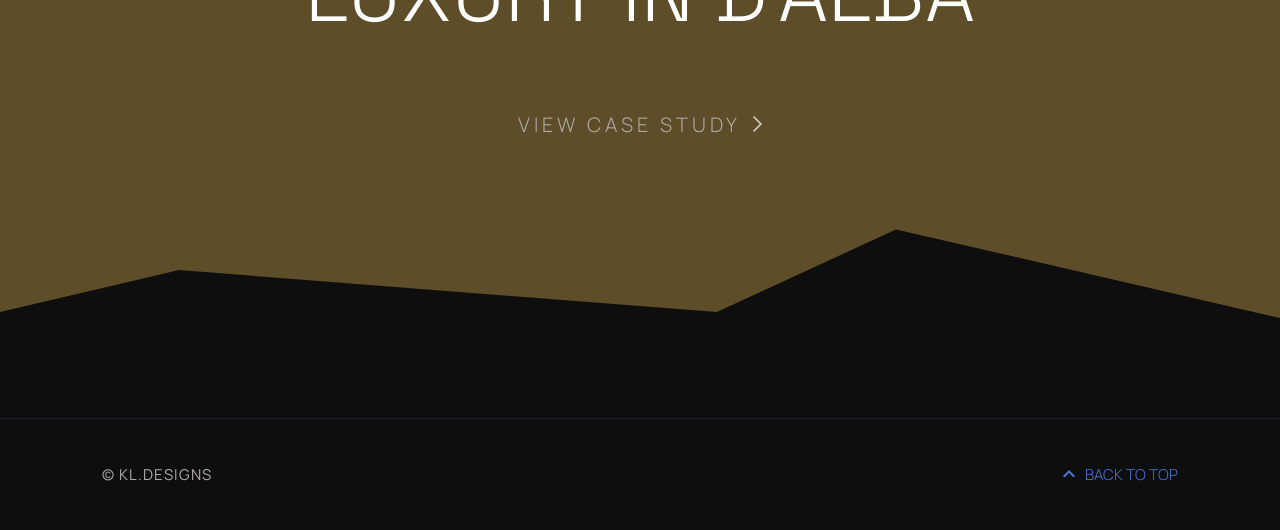
<file: highlight-2.html>
<!DOCTYPE html>
<html lang="en">

<head>
    <meta charset="UTF-8">
    <meta name="viewport" content="width=device-width, initial-scale=1.0">
    <title>Krysten Loi | Portfolio</title>
    <link rel="stylesheet" href="style.css">
    <link rel="preconnect" href="https://fonts.googleapis.com">
    <link rel="preconnect" href="https://fonts.gstatic.com" crossorigin>
    <link rel="stylesheet"
        href="https://fonts.googleapis.com/css2?family=Manrope:wght@300;400;700&family=Space+Grotesk:wght@300;400;700&family=Stick&display=swap">

    <link rel="icon" href="media/favicon-k.svg" type="image/svg+xml">
</head>

<body id="top" class="highlight2-page">

    <nav class="navbar">
        <div class="logo">krysten.loi</div>

        <input type="checkbox" id="nav-toggle" class="nav-toggle">
        <label for="nav-toggle" class="hamburger">
            <span></span>
            <span></span>
            <span></span>
        </label>
        
        <ul class="nav-links">
            <li><a href="index.html">Home</a></li>
            <li class="dropdown">
                <a href="index.html#highlights" class="active">Highlights</a>
                <ul class="dropdown-menu">
                    <li><a href="highlight-1.html"><span>01</span> Abstract</a></li>
                    <li><a href="highlight-2.html"><span>02</span> Motion</a></li>
                    <li><a href="highlight-3.html"><span>03</span> System</a></li>
                </ul>
            </li>
            <li><a href="gallery.html">Gallery</a></li>
            <li><a href="about.html">About</a></li>
        </ul>
        <div class="nav-icon">
            <img src="media/lightning-icon.svg" class="lightning-icon" alt="Lightning Icon">
        </div>
    </nav>

    <div class="page-lightning-container">
        <img src="media/lightning-h2.svg" class="page-lightning">
    </div>

    <header class="project-hero section reveal">
        <div class="container">
            <a href="highlight-1.html" class="back-link">
                <img src="media/h2-back-arrow.svg" alt="View Previous Highlight"> View Previous Highlight
            </a>
            <p class="project-meta">Project Detail / 2025</p>
            <div class="hero-title">
                <h1 class="h2-accent-text">The Quiet Game</h1>
                <div class="project-category">
                    <h1 class="white-text">Short Documentary</h1>
                </div>
            </div>
            <div class="scroll-prompt">
                <a href="#production-output" class="scroll-link">
                    Scroll to Explore
                    <img src="media/down-arrow-icon.svg" alt="Scroll to Explore">
                </a>
            </div>
        </div>
    </header>

    <section class="project-stats reveal">
        <div class="stat-item">
            <label>Role</label>
            <p>Director, Editor</p>
        </div>
        <div class="stat-item">
            <label>Timeline</label>
            <p>3 weeks (2025 / 11)</p>
        </div>
        <div class="stat-item">
            <label>Tools</label>
            <p>Adobe Premiere Pro, Adobe After Effects, Adobe Audition</p>
        </div>
        <div class="stat-item">
            <label>Responsibilities</label>
            <p>Filming, Editing, Colour Grading, Audio Mixing, Shot Composition</p>
        </div>
    </section>

    <main>
        <div class="continuous-bg-wrapper">
            <section id="production-output" class="production-output reveal">
                <div class="video-hero-container">
                    <div class="production-video">
                        <a href="https://youtu.be/GWYpcC4r4VU" target="_blank" class="video-link">
                            <img class="thumbnail-img" src="media/h2-the-quiet-game-thumbnail.png"
                                alt="The Quiet Game, a documentary about the Waterloo Women's Basketball Team">
                            <div class="vid-btn">▶ Play</div>
                        </a>
                    </div>
                </div>
            </section>

            <section class="visual-narrative section">
                <div class="narrative-text reveal">
                    <div class="narrative-heading">
                        <h3 class="white-text">The Narrative</h3>
                    </div>
                    <div class="narrative-blurb">
                        <h5>The Quiet Game is a short documentary centred on the Waterloo Women's Basketball team, exploring the discipline and mindset behind athletic performance.</h5>
                        <h5>The project aims to present athletes through a more personal lens, emphasizing that performance is built long before the game begins.</h5>
                        <h4>Concept</h4>
                        <p>Sports content often prioritizes speed, intensity, and visible results. This project takes an alternative approach by focusing on stillness, repetition, and mental preparation.</p>
                        <p>The contrast between silence and movement became the core creative direction of the film, shaping both the visuals and pacing.</p>
                        <p>By documenting moments that are often overlooked, the documentary reframes performance as something built through consistency, discipline, and focus.</p>
                    </div>
                </div>
                <div class="visual-break reveal">
                    <img src="media/pngs/h2-visual-break.png" alt="Visual Break">
                </div>
            </section>

            <section class="execution section">
                <div class="execution-text reveal">
                    <div class="execution-blurb">
                        <h5>Filming took place across multiple sessions at the University of Waterloo Physical Activities Complex, capturing a combination of interviews, practice footage, and candid in-between moments.</h5>
                    </div>
                    <div class="execution-heading">
                        <h3 class="white-text">The Execution</h3>
                    </div>
                </div>

                <div class="execution-part-1 reverse reveal">
                    <div class="execution-img-1">
                        <img src="media/pngs/h2-prod-1.png" alt="Team Huddle - Production Shot">
                        <img src="media/pngs/h2-prod-2.png" alt="Sidelines - Production Shot">
                    </div>
                    <div class="process-work">
                        <div class="process-work-text">
                            <h3 class="white-text">Production</h3>
                            <p>The production focused on authenticity, using natural interactions, training sequences, and close-up details to create a grounded and immersive perspective.</p>
                        </div>
                        <img src="media/pngs/h2-prod-3.png" alt="Coaching Drill - Production Shot">
                    </div>
                </div>

                <div class="execution-part-2 reveal">
                    <div class="process-work-text reverse">
                        <h3 class="white-text">Post-Production</h3>
                        <p>In post-production, interviews were structured into a cohesive narrative and paired with supporting visuals and b-roll to reinforce key themes. Editing choices emphasized rhythm and contrast, allowing quieter moments to hold as much weight as action footage.</p>
                    </div>
                    <div class="execution-img-2">
                        <img src="media/pngs/h2-pre-prod.png" alt="Working in Premiere Pro - Pre-Production Shot">
                    </div>
                </div>
            </section>
        </div>
    </main>

    <div class="np-content">
        <div class="np-head-group reveal">
            <p class="np-tagline">Next Project</p>
            <div class="np-title-container">
                <div class="np-line"></div>
                <h2 class="np-main">Luxury in d'Alba</h2>
            </div>
            <a href="highlight-3.html" class="cs-link">
                View Case Study
                <img src="media/right-arrow-icon.svg" alt="View Case Study">
            </a>
        </div>
        <div class="np-bg"></div>
    </div>

    <footer class="footer">
        <div class="footer-bottom">
            <span>© kl.designs</span>
            <a href="#" class="back-to-top" id="backToTop">
                <img src="media/back-to-top-icon.svg" class="back-to-top-button" alt="Back to Top Button">
                Back to Top
            </a>
        </div>
    </footer>

    <div class="custom-cursor-container" id="customCursor">
        <img src="media/cursor.svg" class="custom-cursor-svg" alt="Lightning Cursor">
    </div>
    <script src="scroll-performance.js" defer></script>
    <script src="responsive-images.js" defer></script>
    <script src="reveal.js" defer></script>
    <script src="cursor.js" defer></script>
    <script src="script-lightning-top.js" defer></script>

    <script>
        document.getElementById('backToTop').addEventListener('click', function (e) {
            e.preventDefault();
            document.documentElement.scrollTop = 0;
            document.body.scrollTop = 0;
        });
    </script>
</body>

</html>
</file>
<file: style.css>
img,
video {
    max-width: 100%;
    height: auto;
}

html, body {
    width: 100%;
    margin: 0;
    padding: 0;
    overflow-x: clip;
    -webkit-font-smoothing: antialiased;
}

main {
    overflow-x: clip;
    max-width: 100%;
}

html {
    scroll-behavior: auto;
}

body {
    position: relative;
    background-color: rgba(var(--bg-color));
    color: rgba(var(--text-white));
}

/* Visible before JS; animations apply once .reveal-pending is set */
.reveal {
    opacity: 1;
    transform: none;
    width: 100%;
}
html.reveal-pending .reveal:not(.active) {
    opacity: 0;
    transform: translate3d(0, 24px, 0);
    transition: opacity 0.55s cubic-bezier(0.25, 1, 0.5, 1),
        transform 0.55s cubic-bezier(0.25, 1, 0.5, 1);
}
html.reveal-pending .reveal.active {
    opacity: 1;
    transform: translate3d(0, 0, 0);
}

:root {
    --bg-color: 14, 14, 14;
    --electric-blue: 77, 117, 216;
    --text-white: 255, 255, 255;
    --text-muted: 173, 170, 170;
    --vivid-purple: 155, 127, 220;
    --burnt-orange: 158, 88, 50;
    --gold-yellow: 213, 173, 82;
}

* {
    box-sizing: border-box;
    /* Stops padding from breaking layout */
}

.white-text {
    color: rgba(var(--text-white));
}
.accent-text {
    color: rgba(var(--electric-blue));
}
.h1-accent-text {
    color: rgba(var(--vivid-purple));
}
.h2-accent-text {
    color: rgba(var(--burnt-orange));
}
.h3-accent-text {
    color: rgba(var(--gold-yellow));
}

/* Cursor */
body, a, button, .btn, .project-img-wrapper, .project-img-wrapper img, .gallery-action {
    cursor: none !important;
}
.custom-cursor-container {
    position: fixed;
    top: 0;
    left: 0;
    pointer-events: none;
    z-index: 9999;
    display: none;
    filter: drop-shadow(0 0 10px rgba(125, 143, 193, 0.5));
    transition: filter 0.2s ease;
    will-change: transform;
}
.custom-cursor-container.cursor-hover {
    filter: drop-shadow(0 0 20px rgba(125, 143, 193, 1)) brightness(1.2);
}
html.is-scrolling .custom-cursor-container {
    transition: none;
}
/* Show only on desktop/mouse devices */
@media (pointer: fine) {
    .custom-cursor-container {
        display: block;
    }
}
.custom-cursor-svg {
    width: 15px;
    /* Adjust based on your design */
    height: auto;
    display: block;
}

/* General Section Spacing - The "Safety Zone" */
.section, .gallery-section, .philosophy {
    padding: 120px 8%;
    /* 8% keeps content from touching the screen edges */
}
.project-item, .project-img-wrapper, .gallery-section, .philosophy .container, .skills-grid {
    position: relative; 
    z-index: 10;
}

/* Navbar */
.navbar {
    position: fixed;
    top: 0;
    width: 100%;
    display: flex;
    justify-content: space-between;
    align-items: center;
    padding: 30px 8%;
    z-index: 100;
    background: rgba(var(--bg-color), 0.94);
}
html:not(.is-scrolling) .navbar {
    backdrop-filter: blur(8px);
}
html.is-scrolling .navbar {
    backdrop-filter: none;
}
.nav-links {
    display: flex;
    list-style: none;
    gap: 40px;
    margin: 0;
    padding: 0;
}
.nav-links li {
    position: relative;
}
.nav-links li > a {
    position: relative;
    z-index: 1; /* Sits above the glow */
    transition: color 0.3s ease;
}
.nav-links a {
    text-decoration: none;
    color: rgba(var(--text-muted));
    font-family: 'Manrope', sans-serif;
    font-size: 15px;
    text-transform: uppercase;
    letter-spacing: 2px;
}
.nav-links a.active {
    color: rgba(var(--electric-blue));
    border-bottom: 1px solid rgba(var(--electric-blue));
    padding-bottom: 4px;
}
/* The Glow Effect */
.nav-links li > a::after {
    content: '';
    position: absolute;
    top: 50%;
    left: 50%;
    transform: translate(-50%, -50%);
    width: 120%; /* Makes the glow wider than the text */
    height: 150%; /* Makes the glow taller than the text */
    background: radial-gradient(
        circle, 
        rgba(var(--electric-blue), 0.15) 0%, 
        rgba(var(--electric-blue), 0.25) 70%
    );
    border-radius: 50%;
    filter: blur(10px);
    opacity: 0;
    z-index: -1; /* Sits behind the text */
    transition: opacity 0.4s ease;
    pointer-events: none;
}
/* Show glow on hover */
.nav-links li > a:hover::after {
    opacity: 5;
}
/* Ensure dropdown links don't get the glow */
.dropdown-menu li a::after {
    display: none !important;
}
.nav-links li.dropdown {
    position: relative;
    display: inline-block;
}
.dropdown-menu {
    position: absolute;
    top: 120%; /* Sits right below the navbar */
    left: 0;
    background: rgba(var(--bg-color), 0.95);
    backdrop-filter: blur(10px);
    list-style: none;
    padding: 5px 0;
    margin: 0;
    min-width: 105px;
    border-radius: 0 5px 5px 0;
    border-left: 1px solid rgba(var(--electric-blue), 0.5);
    
    /* Hidden state */
    opacity: 0;
    visibility: hidden;
    transform: translateY(10px);
    transition: all 0.3s ease;
    z-index: -5;
}
/* Show on hover */
.dropdown:hover .dropdown-menu {
    opacity: 1;
    visibility: visible;
    transform: translateY(0);
}
/* Dropdown link styling */
.dropdown-menu li a {
    padding: 10px 8px;
    display: block;
    color: rgba(var(--text-muted)) !important;
    font-size: 11px !important;
    letter-spacing: 1px;
    border: none !important; /* Removes the active border from the main nav */
    transition: 0.3s ease;
}
.dropdown-menu li a span {
    color: rgba(var(--electric-blue));
    margin-right: 3px;
    font-weight: 700;
}
/* Hover state for project links */
.dropdown-menu li a:hover {
    color: #fff !important;
    background: rgba(var(--electric-blue), 0.1);
    padding-left: 12px;
}
.nav-toggle {
    display: none;
}
.hamburger {
    display: none;
}
.logo {
    color: rgba(var(--text-white));
    font-family: 'Space Grotesk', sans-serif;
    font-size: 20px;
    letter-spacing: -0.5px;
    font-weight: 700;
}
/* Lightning Vector */
.lightning-icon {
    height: auto;
    display: block;
    object-fit: contain;
}

/* Footer */
.footer {
    width: 100%;
    height: 0;
    position: relative;
    z-index: 10;
    padding-top: 40px;
}
.footer-bottom {
    border-top: 0.5px solid rgba(var(--electric-blue), 0.2);
    display: flex;
    justify-content: space-between;
    align-items: center;
    margin: 60px 0;
    padding: 45px 8%;
}
/* Copyright Text */
.footer-bottom span {
    margin: 0;
    font-family: 'Manrope', sans-serif;
    text-transform: uppercase;
    font-size: 15px;
    letter-spacing: 1px;
    color: rgba(var(--text-muted));
}
/* The Link Container */
.back-to-top {
    margin: 0;
    display: flex;
    align-items: center;
    gap: 10px;
    text-decoration: none;
    font-family: 'Manrope', sans-serif;
    font-size: 15px;
    font-weight: 300;
    text-transform: uppercase;
    color: rgba(var(--electric-blue));
    transition: opacity 0.3s ease;
}
.back-to-top:hover {
    opacity: 0.7;
}
.back-to-top-button {
    width: 12px;
    height: auto;
}

/* ==========================================================================
   HOME (Index)
   ========================================================================== */

/* Hero Section */
.hero {
    height: 100vh;
    display: flex;
    align-items: center;
    padding: 0 8%;
    position: relative;
}
.hero-tagline {
    font-family: 'Manrope', sans-serif;
    font-size: 15px;
    color: rgba(var(--text-muted));
    letter-spacing: 3px;
    text-transform: uppercase;
    margin-bottom: 20px;
}
.home-page .hero-title h1 {
    font-family: 'Space Grotesk', sans-serif;
    font-size: clamp(60px, 10vw, 130px);
    text-transform: uppercase;
    line-height: 1;
    margin: 0;
}
/* The Thunder Glow */
.thunder-wrapper {
    position: relative;
    display: inline-block;
}
.glow-text {
    position: absolute;
    top: 0;
    left: 0;
    z-index: -1;
    color: rgba(var(--electric-blue));
}
.thunder-wrapper .glow-text {
    filter: drop-shadow(0 0 15px rgba(var(--electric-blue), 0.6));
    animation: glow-opacity-pulse 3s 0.6s ease-in-out infinite;
}

.hero-disclaimer {
    font-family: 'Manrope', sans-serif;
    color: rgba(var(--text-muted));
    font-size: 15px;
    letter-spacing: 1px;
    line-height: 2;
    margin-top: 20px;
    font-weight: 300;
}
.flash-overlay {
    position: fixed;
    inset: 0;
    background: rgb(125, 143, 193);
    opacity: 0;
    z-index: 999;
    pointer-events: none;
    animation: storm-flicker 3s ease-out 0.5s forwards;
}
@keyframes storm-flicker {
    0%  { opacity: 0;    }
    2%  { opacity: 0.20; }
    4%  { opacity: 0.05; }
    6%  { opacity: 0.35; }
    8%  { opacity: 0.10; }
    10% { opacity: 0.25; }
    12% { opacity: 0.05; }
    15% { opacity: 0.15; }
    25% { opacity: 0;    }
}
.lightning-zap {
    width: 804px;
    height: 2234px;
    background-image: url('media/animated-lightning-ss.png');
    background-repeat: no-repeat;
    background-size: 8040px 2234px;
    position: absolute;
    top: 0;
    right: -8%;
    transform: scale(0.35);
    transform-origin: top;
    pointer-events: none;

    animation:
        zap-strike 0.6s steps(9) forwards,
        glow-opacity-pulse 3s 0.6s ease-in-out infinite;
}
@keyframes zap-strike {
    from {
        background-position: 0 0;
    }

    to {
        background-position: -7236px 0;
    }
}
@keyframes glow-opacity-pulse {
    0%, 100% { opacity: 0.35; }
    5%       { opacity: 1; }
    18%      { opacity: 0.9; }
    48%      { opacity: 0.45; }
    68%      { opacity: 0.2; }
}

.page-lightning-container {
    position: absolute;
    top: 15%;
    right: 15%;
    z-index: 2;
    pointer-events: none;
    filter: drop-shadow(0 0 10px rgba(var(--electric-blue), 0.65));
    animation: glow-pulse 3s ease-in-out infinite alternate;
}
@keyframes glow-pulse {
    from { opacity: 0.45; }
    to   { opacity: 0.85; }
}
.page-lightning {
    width: 100%;
    height: 100%;
    object-fit: fill;
    opacity: 0.6;
}

.home-page #highlights h2, #gallery h2, .philosophy h2, #skills h2 {
    font-family: 'Manrope', sans-serif;
    font-size: clamp(40px, 6vw, 75px);
    line-height: 1;
    text-transform: uppercase;
    margin-bottom: 60px;
}

/* Project Highlights */
#highlights {
    width: 100%;
    background-color: rgba(var(--electric-blue), 0.15);
    padding: 150px 8%;
}
.project-item {
    margin-bottom: 100px;
}
#highlights .section-header h2 {
    padding-left: 0;
}
.project-item h3 {
    font-family: 'Space Grotesk', sans-serif;
    font-size: 30px;
    line-height: 1;
    text-transform: uppercase;
    font-weight: 400;
    color: rgba(var(--text-white));
}
.project-item p {
    font-family: 'Manrope', sans-serif;
    font-size: 20px;
    line-height: 1.3;
    margin-bottom: 30px;
    font-weight: 300;
    color: rgba(var(--text-white), 0.7);
    max-width: 900px;
    width: 100%;
}
.project-num {
    font-family: 'Manrope', sans-serif;
    color: rgba(var(--text-muted));
    font-size: 15px;
    text-transform: uppercase;
}
.tags {
    display: flex;
    gap: 10px;
    margin: 20px 0;
}
.tags span {
    font-family: 'Manrope', sans-serif;
    background: rgba(var(--electric-blue), 0.15);
    color: rgba(var(--text-muted));
    padding: 10px 12px;
    border-radius: 10px;
    font-size: 15px;
    font-weight: 300;
}
.project-img-wrapper img {
    width: 100%;
    max-width: 900px;
    height: auto;
    display: block;
    border-radius: 3px;

    filter: brightness(0.8);
    /* Smooth out the animation */
    transition: transform 0.6s cubic-bezier(0.25, 1, 0.5, 1), filter 0.3s ease;
}
.project-img-wrapper:hover img {
    /* Slightly enlarges the image */
    transform: scale(1.02);

    /* Optional: Slight brightness boost to make it "pop" */
    filter: brightness(1);
}

/* Gallery */
#gallery .section-header h2 {
    padding-left: 0;
    margin-bottom: 70px;
}
.gallery-scroll {
    overflow: hidden;
    width: 120%;
    max-width: 100vw;
    margin-left: -10%;
    contain: layout paint;
    isolation: isolate;
}
.scroll-track {
    display: flex;
    gap: 0px;
    width: max-content;
    max-width: none;
    animation: scroll 80s linear infinite;
    will-change: transform;
    transform: translate3d(0, 0, 0);
}
.scroll-track img {
    height: 350px;
    border-radius: 0px;
    flex-shrink: 0;
    /* Prevents images from getting squashed */
}
@keyframes scroll {
    0% {
        transform: translate3d(0, 0, 0);
    }
    100% {
        transform: translate3d(-50%, 0, 0);
    }
}
html.is-scrolling .scroll-track,
html.is-scrolling .page-lightning-container,
html.is-scrolling .lightning-zap,
html.is-scrolling .glow-text,
html.is-scrolling .about-lightning,
html.is-scrolling .kanji-wrapper .glow-text,
html.is-scrolling .flash-overlay {
    animation-play-state: paused !important;
}
.gallery-scroll:hover .scroll-track {
    animation-play-state: paused;
}
.gallery-action a {
    text-decoration: none;
    display: flex;
    align-items: center;
    gap: 15px;
    margin-top: 50px;
    width: fit-content;
}
.gallery-action a p {
    font-family: 'Manrope', sans-serif;
    font-size: 20px;
    color: rgba(var(--text-white), 0.7);
    line-height: 1;
    font-weight: 300;
    margin: 0;
}
.gallery-button {
    width: 10px;
    height: auto;
    transition: transform 0.3s ease;
}
.gallery-action:hover .gallery-button {
    transform: translateX(5px);
}

/* Philosophy */
.philosophy {
    background-color: rgba(var(--electric-blue), 0.15);
    padding-bottom: 150px;
}
.philosophy-text {
    font-family: 'Manrope', sans-serif;
    color: rgba(var(--text-white), 0.7);
    font-size: 24px;
    max-width: 800px;
    line-height: 1.5;
    font-weight: 300;
}

/* Skills */
.skills-grid {
    display: grid;
    grid-template-columns: max-content max-content;
    gap: 160px;
}
.skills-group p {
    font-family: 'Manrope', sans-serif;
    font-size: 25px;
    font-weight: 300;
    color: rgba(125, 143, 193);
    line-height: 1;

    margin-top: 0;
    padding: 5px 0 25px 0;
    /* Controls vertical space inside each item */
    border-bottom: 1.5px solid rgba(62, 79, 121, 0.5);
}
.skills-group p:first-child {
    padding-top: 30px;
    border-top: 1.5px solid rgba(62, 79, 121, 0.5);
}
.tools-group {
    display: flex;
    flex-direction: column;
    gap: 13.5px;
}
.tool {
    display: flex;
    align-items: center;

    padding: 5px 0 25px 0;
    /* Tighten this number to decrease vertical spacing */
    border-bottom: 1.5px solid rgba(62, 79, 121, 0.5);
}
.tool:first-child {
    padding-top: 30px;
    border-top: 1.5px solid rgba(62, 79, 121, 0.5);
}
.tool p {
    font-family: 'Manrope', sans-serif;
    font-size: 25px;
    font-weight: 300;
    color: rgba(255, 255, 255, 0.7);
    margin: 0;
    line-height: 1.2;
}
.tool img {
    width: 55px;
    height: auto;
    padding-right: 20px;
}

/* CTA Section Container */
.cta-content {
    position: relative;
    text-align: center;
    overflow: hidden;
    display: flex;
    flex-direction: column;
    justify-content: center;
    align-items: center;
    min-height: 700px;
}
/* Grouping the Header Text */
.cta-head-group {
    position: relative;
    z-index: 5;
    width: 100%;
    display: inline-block;
    text-align: center;
    padding: 0 8%;
}
.cta-tagline {
    font-family: 'Manrope', sans-serif;
    text-transform: uppercase;
    letter-spacing: 4px;
    color: rgba(var(--text-muted));
    font-size: 15px;
    margin-bottom: 20px;
}
.cta-line {
    width: 50%;
    height: 1px;
    background: rgba(var(--text-muted));
    margin: 0 auto 60px auto;
}
.cta-main {
    font-family: 'Space Grotesk', sans-serif;
    font-size: 50px;
    text-transform: uppercase;
    font-weight: 300;
}
/* Buttons */
.cta-buttons {
    position: relative;
    z-index: 5;
    display: flex;
    flex-direction: column;
    gap: 35px;
    align-items: center;
}
.cta-buttons a {
    text-decoration: none;
}
.cta-content .btn {
    border: 1px solid rgba(var(--text-muted));
    border-radius: 15px;
    padding: 15px;
    min-width: 280px;
    font-family: 'Manrope', sans-serif;
    text-transform: uppercase;
    font-size: 15px;
    letter-spacing: 1px;
    background: rgba(var(--electric-blue), 0.1);
    color: rgba(var(--text-muted));
    transition: 0.3s;
}
.cta-content .btn:hover {
    border-color: rgba(125, 143, 193);
    background: rgba(var(--electric-blue), 0.05);
    color: rgba(125, 143, 193);
}
/* Background Image */
.cta-bg {
    position: absolute;
    bottom: 0;
    left: 0;
    width: 100%;
    height: 85%;
    background-image: url('media/footer-home.svg');
    background-position: bottom center;
    background-repeat: no-repeat;
    background-size: cover;
    z-index: -1;
    pointer-events: none;
}

/* ==========================================================================
   HIGHLIGHT 1 - POSTER DESIGN (Visual Identity)
   ========================================================================== */

/* Navbar */
.highlight1-page .nav-links a.active {
    color: rgba(var(--vivid-purple));
    border-bottom: 1px solid rgba(var(--vivid-purple));
    padding-bottom: 4px;
}
/* The Glow Effect */
.highlight1-page .nav-links li > a::after {
    content: '';
    position: absolute;
    top: 50%;
    left: 50%;
    transform: translate(-50%, -50%);
    width: 120%; /* Makes the glow wider than the text */
    height: 150%; /* Makes the glow taller than the text */
    background: radial-gradient(
        circle, 
        rgba(var(--vivid-purple), 0.15) 0%, 
        rgba(var(--vivid-purple), 0.25) 70%
    );
    border-radius: 50%;
    filter: blur(10px);
    opacity: 0;
    z-index: -1; /* Sits behind the text */
    transition: opacity 0.4s ease;
    pointer-events: none;
}
/* Show glow on hover */
.highlight1-page .nav-links li > a:hover::after {
    opacity: 5;
}
.highlight1-page .dropdown-menu {
    position: absolute;
    top: 120%; /* Sits right below the navbar */
    left: 0;
    background: rgba(var(--bg-color), 0.95);
    backdrop-filter: blur(10px);
    list-style: none;
    padding: 5px 0;
    margin: 0;
    min-width: 105px;
    border-radius: 0 5px 5px 0;
    border-left: 1px solid rgba(var(--vivid-purple), 0.5);
    
    /* Hidden state */
    opacity: 0;
    visibility: hidden;
    transform: translateY(10px);
    transition: all 0.3s ease;
    z-index: -5;
}
.highlight1-page .dropdown-menu li a span {
    color: rgba(var(--vivid-purple));
    margin-right: 3px;
    font-weight: 700;
}
/* Hover state for project links */
.highlight1-page .dropdown-menu li a:hover {
    color: #fff !important;
    background: rgba(var(--vivid-purple), 0.1);
    padding-left: 12px;
}

.highlight1-page .page-lightning-container {
    position: absolute;
    top: 0;
    right: 5.6%;
    z-index: 1;
    pointer-events: none;
    filter: drop-shadow(0 0 10px rgba(var(--vivid-purple), 0.65));
    animation: glow-pulse 3s ease-in-out infinite alternate;
}

/* Project Hero Layout */
.project-hero {
    height: fit-content;
    display: flex;
    align-items: center;
    padding: 105px 15% 45px 8%;
    position: relative;
    z-index: 5;
}
/* View All Portfolio Highlights */
.back-link {
    font-family: 'Manrope', sans-serif;
    font-size: 15px;
    text-transform: uppercase;
    letter-spacing: 3px;
    font-weight: 400;
    text-decoration: none;
    display: block;
    margin-bottom: 40px;
}
.highlight1-page .back-link {
    color: rgba(var(--vivid-purple), 0.7);
}
.back-link img {
    width: 10px;
    height: auto;
    margin-right: 5px;
    vertical-align: middle;
    transition: transform 0.4s cubic-bezier(0.25, 1, 0.5, 1), opacity 0.3s ease;
    opacity: 0.7;
}
.back-link:hover img {
    transform: translateX(-5px); /* Adjust this for how far you want it to slide */
    opacity: 1;
}
.highlight1-page .back-link:hover {
    color: rgba(var(--vivid-purple), 1);
}
.project-meta {
    font-family: 'Manrope', sans-serif;
    font-size: 15px;
    color: rgba(var(--text-muted));
    letter-spacing: 3px;
    text-transform: uppercase;
    margin-top: 90px;
    margin-bottom: 20px;
    margin-bottom: 40px;
}
.hero-title h1 {
    font-family: 'Space Grotesk', sans-serif;
    font-size: 115px;
    text-transform: uppercase;
    line-height: 1;
    margin: 0;
}
.project-category h1 {
    margin-top: 20px;
    font-size: 85px;
    font-weight: 300;
}
@keyframes arrowBounce {
    0%, 100% {
        transform: translateY(0);
        opacity: 0.8;
    }
    50% {
        transform: translateY(5px); /* The "nudge" distance */
        opacity: 1;
    }
}
.scroll-prompt img {
    width: 15px;
    height: auto;
    margin-left: 10px;
    animation: arrowBounce 2s infinite ease-in-out;
}
.scroll-prompt {
    font-family: 'Manrope', sans-serif;
    color: rgba(var(--text-muted));
    text-transform: uppercase;
    letter-spacing: 3px;
    font-size: 15px;
    margin-top: 40px;
    padding-bottom: 95px;
    font-weight: 300;
}
.scroll-link {
    text-decoration: none;
    color: inherit;
    display: flex;
    align-items: center;
    transition: color 0.3s ease;
}
.scroll-link:hover {
    color: rgba(var(--text-white), 0.8);
}

/* Stats Bar */
.highlight1-page .project-stats {
    display: grid;
    grid-template-columns: 0.5fr 0.8fr 1.4fr 1.6fr 0.3fr;
    padding: 50px 8% 35px;
    background-color: rgba(var(--vivid-purple), 0.05);
}
.stat-item {
    display: block;
    font-family: 'Manrope', sans-serif;
    text-transform: uppercase;
    letter-spacing: 1px;
    font-weight: 300;
}
.stat-item label {
    font-size: 12;
    color: rgba(var(--text-muted));
}
.stat-item p {
    font-size: 15;
    color: rgba(var(--text-white));
}

/* Production Output */
.output-row {
    display: flex;
    align-items: center;
    gap: 0px;
    margin-bottom: 0px;
    padding: 0 15% 0px 0;
}
.output-row.reverse {
    flex-direction: row-reverse;
    text-align: right;
}
.output-img {
    flex: 1;
}
.output-img img {
    width: 80%;
    border-radius: 5px;
}
.output-text {
    flex: 1;
    max-width: 500px;
}
.output-text h3 {
    font-family: 'Space Grotesk', sans-serif;
    font-size: 30px;
    text-transform: uppercase;
    font-weight: 300;
    margin-bottom: 20px;
}
.output-text p {
    font-family: 'Manrope', sans-serif;
    color: rgba(var(--text-muted));
    font-size: 22px;
    font-weight: 300;
    margin-bottom: 20px;
}
.highlight1-page .quote {
    font-family: 'Manrope', sans-serif;
    color: rgba(var(--vivid-purple));
    font-size: 20px;
    font-style: italic;
    letter-spacing: 1px;
    font-weight: 300;
    border-left: 1px solid rgba(var(--vivid-purple));
    margin: 30px 0 0 0;
    padding: 0 0 0 20px;
}
.highlight1-page .reverse .quote {
    border-left: none;
    border-right: 1px solid rgba(var(--vivid-purple), 1);
    padding: 0 20px 0 0;
}

/* The Narrative */
.narrative-text {
    display: grid;
    grid-template-columns: 1fr 2fr; 
    gap: 80px;
    padding: 0px 15% 0 0;
    align-items: start;
}
.narrative-heading h3 {
    margin-top: 0;
    font-family: 'Space Grotesk', sans-serif;
    font-size: 30px;
    text-transform: uppercase;
    font-weight: 300;
}
.narrative-blurb {
    max-width: 700px;
    padding-bottom: 90px;
}
.narrative-blurb h5 {
    margin-top: 0;
    font-family: 'Manrope', sans-serif;
    font-size: 25px;
    color: rgba(var(--text-white), 0.8);
    font-weight: 300;
    margin-bottom: 20px;
}
.narrative-blurb h4 {
    font-family: 'Manrope', sans-serif;
    text-transform: uppercase;
    letter-spacing: 2px;
    font-size: 15px;
    color: rgba(var(--text-muted));
    font-weight: 300;
    letter-spacing: 1px;
    margin: 60px 0 15px 0;
}
.narrative-blurb p {
    font-family: 'Manrope', sans-serif;
    font-size: 20px;
    color: rgba(var(--text-muted));
    font-weight: 300;
    letter-spacing: 1px;
    margin-bottom: 10px;
}

/* Visual Break */
.visual-break img {
    width: 85%;
    border-radius: 5px;
}

/* The Execution */
.execution-text {
    display: grid;
    grid-template-columns: 3fr 1fr; 
    gap: 80px;
    padding: 0px 15% 0 0;
    align-items: start;
}
.execution-heading h3 {
    margin-top: 0;
    font-family: 'Space Grotesk', sans-serif;
    font-size: 30px;
    text-transform: uppercase;
    font-weight: 300;
}
.execution-blurb {
    padding-bottom: 50px;
}
.execution-blurb h5 {
    margin-top: 0;
    font-family: 'Manrope', sans-serif;
    font-size: 25px;
    color: rgba(var(--text-white), 0.8);
    font-weight: 300;
}
.highlight1-page .process-work-text {
    flex: 1;
    max-width: 500px;
}
.process-work-text h3 {
    font-family: 'Space Grotesk', sans-serif;
    font-size: 25px;
    text-transform: uppercase;
    font-weight: 300;
    margin-bottom: 20px;
}
.process-work-text p {
    font-family: 'Manrope', sans-serif;
    color: rgba(var(--text-muted));
    font-size: 20px;
    font-weight: 300;
    margin-bottom: 20px;
}
.highlight1-page .execution-part-1 {
    display: grid;
    grid-template-columns: 1.5fr 2.5fr; 
    gap: 150px;
    padding: 0 15% 50px 0;
    align-items: center;
}
.highlight1-page .execution-img-1 {
    display: grid;
    grid-template-columns: 1fr 1fr;
    gap: 20px 15px;
}
.highlight1-page .execution-img-1 img {
    display: block;
    object-fit: cover;
}
.execution-img-1 img:nth-child(1) {
    /* Target first image (top left) */
    width: 100%;
    justify-self: start;
}
.execution-img-1 img:nth-child(2) {
    /* Target second image (top right) */
    width: 100%;
    transform: translateY(-0.5px);
}
.execution-img-1 img:nth-child(3) {
    /* Target third image (bottom left) */
    width: 94%;
    transform: translateX(7px);
}
.execution-img-1 img:nth-child(4) {
    /* Target fourth image (bottom right) */
    width: 95%;
    transform: translateX(7px);
}
.highlight1-page .execution-part-2 {
    display: grid;
    grid-template-columns: 2.5fr 1.5fr; 
    gap: 0px;
    padding: 0 15% 50px 0;
    align-items: center;
}
.highlight1-page .execution-img-2 {
    display: grid;
    grid-template-columns: 1fr 1fr;
    gap: 20px 20px;
}
.highlight1-page .execution-img-2 img {
    width: 100%;
    height: auto;
    display: block;
    object-fit: cover;
    border-radius: 5px;
}
.process-work-text.reverse {
    text-align: right;
}

/* Next Project */
.np-content {
    position: relative;
    text-align: center;
    overflow: hidden;
    display: flex;
    flex-direction: column;
    justify-content: center;
    align-items: center;
    min-height: 700px;
}
.np-head-group {
    padding: 0 8%;
    display: flex;
    flex-direction: column;
    align-items: center;
    width: 100%;
}
.np-title-container {
    display: inline-flex;
    flex-direction: column;
    align-items: center;
    width: fit-content;
}
.np-tagline {
    font-family: 'Manrope', sans-serif;
    text-transform: uppercase;
    letter-spacing: 4px;
    color: rgba(var(--text-muted));
    font-size: 20px;
    margin-bottom: 20px;
}
.np-line {
    width: 100%;
    height: 1px;
    background: rgba(var(--text-muted));
    margin: 0 auto 10px auto;
}
.np-main {
    font-family: 'Space Grotesk', sans-serif;
    font-size: 80px;
    text-transform: uppercase;
    font-weight: 300;
}
.cs-link {
    display: flex;
    align-items: center;
    gap: 12px;
    text-decoration: none;
    
    font-family: 'Manrope', sans-serif;
    font-size: 20px;
    font-weight: 300;
    text-transform: uppercase;
    letter-spacing: 4px;
    color: rgba(var(--text-muted));
    
    transition: all 0.3s cubic-bezier(0.25, 0.46, 0.45, 0.94);
}
.cs-link img {
    width: 10px;
    height: auto;
    transition: transform 0.3s ease;
}
.cs-link:hover {
    color: rgba(var(--text-white), 1);
}
.cs-link:hover img {
    transform: translateX(5px);
}
/* Background Image */
.highlight1-page .np-bg {
    position: absolute;
    bottom: 0;
    left: 0;
    width: 100%;
    height: 85%;
    background-image: url('media/footer-h1.svg');
    background-position: bottom center;
    background-repeat: no-repeat;
    background-size: cover;
    z-index: -1;
    pointer-events: none;
}

/* Background */
.highlight1-page .continuous-bg-wrapper {
    position: relative;
    height: 100%;
    background-repeat: no-repeat;
    background-size: cover;
    background-position: center top;
    background-image: linear-gradient(rgba(var(--bg-color), 0.6), rgba(var(--bg-color), 1)), url('media/h1-background.png');
}

/* ==========================================================================
   HIGHLIGHT 2 - SHORT DOCUMENTARY (The Quiet Game)
   ========================================================================== */

/* Navbar */
.highlight2-page .nav-links a.active {
    color: rgba(var(--burnt-orange));
    border-bottom: 1px solid rgba(var(--burnt-orange));
    padding-bottom: 4px;
}
/* The Glow Effect */
.highlight2-page .nav-links li > a::after {
    content: '';
    position: absolute;
    top: 50%;
    left: 50%;
    transform: translate(-50%, -50%);
    width: 120%; /* Makes the glow wider than the text */
    height: 150%; /* Makes the glow taller than the text */
    background: radial-gradient(
        circle, 
        rgba(var(--burnt-orange), 0.15) 0%, 
        rgba(var(--burnt-orange), 0.25) 70%
    );
    border-radius: 50%;
    filter: blur(10px);
    opacity: 0;
    z-index: -1; /* Sits behind the text */
    transition: opacity 0.4s ease;
    pointer-events: none;
}
/* Show glow on hover */
.highlight2-page .nav-links li > a:hover::after {
    opacity: 5;
}
.highlight2-page .dropdown-menu {
    position: absolute;
    top: 120%; /* Sits right below the navbar */
    left: 0;
    background: rgba(var(--bg-color), 0.95);
    backdrop-filter: blur(10px);
    list-style: none;
    padding: 5px 0;
    margin: 0;
    min-width: 105px;
    border-radius: 0 5px 5px 0;
    border-left: 1px solid rgba(var(--burnt-orange), 0.5);
    
    /* Hidden state */
    opacity: 0;
    visibility: hidden;
    transform: translateY(10px);
    transition: all 0.3s ease;
    z-index: -5;
}
.highlight2-page .dropdown-menu li a span {
    color: rgba(var(--burnt-orange));
    margin-right: 3px;
    font-weight: 700;
}
/* Hover state for project links */
.highlight2-page .dropdown-menu li a:hover {
    color: #fff !important;
    background: rgba(var(--burnt-orange), 0.1);
    padding-left: 12px;
}

.highlight2-page .page-lightning-container {
    position: absolute;
    top: 0;
    right: 6%;
    z-index: 1;
    pointer-events: none;
    filter: drop-shadow(0 0 10px rgba(var(--burnt-orange), 0.65));
    animation: glow-pulse 3s ease-in-out infinite alternate;
}

/* View All Portfolio Highlights */
.highlight2-page .back-link {
    color: rgba(var(--burnt-orange), 0.7);
}
.highlight2-page .back-link:hover {
    color: rgba(var(--burnt-orange), 1);
}

/* Stats Bar */
.highlight2-page .project-stats {
    display: grid;
    grid-template-columns: 0.7fr 0.7fr 1.2fr 1.2fr 0.3fr;
    padding: 50px 8% 35px;
    background-color: rgba(var(--burnt-orange), 0.05);
}

/* Production Output */
.highlight2-page .production-output {
    padding: 120px 15% 100px 8%;
    width: 245%;
}
.video-hero-container {
    width: 100%;
    border-radius: 5px;
    overflow: hidden;
    box-shadow: 0 30px 60px rgba(var(--bg-color), 0.5);
    background: rgba(var(--bg-color));
}
.production-video {
    width: 100%; 
    height: auto;
    display: block;
    position: relative;
    border-radius: 5px;
    overflow: hidden;
    cursor: pointer;
}
.thumbnail-img {
    width: 100%;
    display: block;
    transition: transform 0.6s cubic-bezier(0.25, 1, 0.5, 1), filter 0.3s ease;
    filter: brightness(0.8);
}
.production-video:hover .thumbnail-img {
    filter: brightness(0.5);
    transform: scale(1.02);
}
.highlight2-page .vid-btn {
    padding: 12px 24px;
    font-family: 'Manrope', sans-serif;
    color: rgba(var(--burnt-orange));
    background-color: rgba(var(--text-white));
    border-radius: 30px;
    font-size: 20px;
    font-weight: bold;
    text-transform: uppercase;
    text-decoration: none;
    
    position: absolute;
    top: 50%;
    left: 50%;
    transform: translate(-50%, -50%); 
    
    opacity: 1;
    transition: all 0.3s ease;
    z-index: 3;
    pointer-events: none;
}
.highlight2-page .production-video:hover .vid-btn {
    opacity: 1;
    background-color: rgba(var(--burnt-orange));
    color: rgba(var(--text-white));
    transform: translate(-50%, -50%) scale(1.1);
}

/* The Execution */
.highlight2-page .process-work {
    display: flex;
    flex-direction: column;
    justify-content: space-between;
}
.highlight2-page .process-work-text {
    flex: 1;
    max-width: 500px;
}
.highlight2-page .execution-part-1 {
    display: grid;
    grid-template-columns: 1.1fr 1.5fr; 
    gap: 50px; 
    padding: 0 14.5% 100px 0;
    align-items: stretch;
}
.highlight2-page .execution-img-1 {
    display: flex;
    flex-direction: column;
    gap: 50px;
}
.highlight2-page .process-work img {
    border-radius: 5px;
}
.highlight2-page .execution-img-1 img {
    width: 100%;
    height: auto;
    object-fit: cover;
    border-radius: 5px;
}
.highlight2-page .execution-img-1 img:first-child {
    grid-column: span 2;
}
.highlight2-page .execution-part-2 {
    display: grid;
    grid-template-columns: 1.2fr 1.5fr; 
    gap: 50px;
    padding: 0 15% 50px 0;
    align-items: center;
}
.highlight2-page .execution-img-2 img {
    width: 100%;
    height: auto;
    display: block;
    object-fit: cover;
    border-radius: 5px;
}

/* Next Project */
.highlight2-page .np-bg {
    position: absolute;
    bottom: 0;
    left: 0;
    width: 100%;
    height: 85%;
    background-image: url('media/footer-h2.svg');
    background-position: bottom center;
    background-repeat: no-repeat;
    background-size: cover;
    z-index: -1;
    pointer-events: none;
}

/* Background */
.highlight2-page .continuous-bg-wrapper {
    position: relative;
    height: 100%;
    background-repeat: no-repeat;
    background-size: cover;
    background-position: center top;
    background-image: linear-gradient(rgba(var(--bg-color), 0), rgba(var(--bg-color), 1)), url('media/h2-background.png');
}

/* ==========================================================================
   HIGHLIGHT 3 - PRODUCT REBRANDING (Luxury in d'Alba)
   ========================================================================== */

/* Navbar */
.highlight3-page .nav-links a.active {
    color: rgba(var(--gold-yellow));
    border-bottom: 1px solid rgba(var(--gold-yellow));
    padding-bottom: 4px;
}
/* The Glow Effect */
.highlight3-page .nav-links li > a::after {
    content: '';
    position: absolute;
    top: 50%;
    left: 50%;
    transform: translate(-50%, -50%);
    width: 120%; /* Makes the glow wider than the text */
    height: 150%; /* Makes the glow taller than the text */
    background: radial-gradient(
        circle, 
        rgba(var(--gold-yellow), 0.15) 0%, 
        rgba(var(--gold-yellow), 0.25) 70%
    );
    border-radius: 50%;
    filter: blur(10px);
    opacity: 0;
    z-index: -1; /* Sits behind the text */
    transition: opacity 0.4s ease;
    pointer-events: none;
}
/* Show glow on hover */
.highlight3-page .nav-links li > a:hover::after {
    opacity: 5;
}
.highlight3-page .dropdown-menu {
    position: absolute;
    top: 120%; /* Sits right below the navbar */
    left: 0;
    background: rgba(var(--bg-color), 0.95);
    backdrop-filter: blur(10px);
    list-style: none;
    padding: 5px 0;
    margin: 0;
    min-width: 105px;
    border-radius: 0 5px 5px 0;
    border-left: 1px solid rgba(var(--gold-yellow), 0.5);
    
    /* Hidden state */
    opacity: 0;
    visibility: hidden;
    transform: translateY(10px);
    transition: all 0.3s ease;
    z-index: -5;
}
.highlight3-page .dropdown-menu li a span {
    color: rgba(var(--gold-yellow));
    margin-right: 3px;
    font-weight: 700;
}
/* Hover state for project links */
.highlight3-page .dropdown-menu li a:hover {
    color: #fff !important;
    background: rgba(var(--gold-yellow), 0.1);
    padding-left: 12px;
}

.highlight3-page .page-lightning-container {
    position: absolute;
    top: 0;
    right: 5.6%;
    z-index: 1;
    pointer-events: none;
    filter: drop-shadow(0 0 10px rgba(var(--gold-yellow), 0.65));
    animation: glow-pulse 3s ease-in-out infinite alternate;
}

/* View All Portfolio Highlights */
.highlight3-page .back-link {
    color: rgba(var(--gold-yellow), 0.7);
}
.highlight3-page .back-link:hover {
    color: rgba(var(--gold-yellow), 1);
}

/* Stats Bar */
.highlight3-page .project-stats {
    display: grid;
    grid-template-columns: 1.1fr 0.8fr 1.1fr 1.3fr 0.3fr;
    padding: 50px 8% 35px;
    background-color: rgba(var(--gold-yellow), 0.05);
}

/* Production Output */
.highlight3-page .production-output {
    padding: 120px 20% 120px 8%;
    width: 100%;
}
.production-output-img {
    width: 100%;
    height: auto;
    border-radius: 5px;
}
.production-output h4 {
    margin: 50px 0 20px;
    font-family: 'Manrope', sans-serif;
    text-transform: uppercase;
    letter-spacing: 2px;
    font-size: 15px;
    color: rgba(var(--text-muted));
    font-weight: 300;
    letter-spacing: 1px;
}
.video-hero-container {
    display: grid;
    grid-template-columns: repeat(3, 1fr);
    gap: 50px;
    width: 100%;
    box-sizing: border-box;
    background: transparent;
}
.campaign-video {
    width: 100%;
    height: auto;
    object-fit: cover;
    border-radius: 5px;
}

/* The Execution */
.process-work {
    width: 99%;
}
.highlight3-page .process-work-text {
    max-width: 100%;
}
.execution-big-idea {
    display: flex;
    flex-direction: column;
    gap: 30px;
    padding: 0 15% 50px 0;
    width: 100%;
}
.big-idea {
    width: 100%;
}
.big-idea img {
    width: 100%;
    height: auto;
    display: block;
    border-radius: 5px;
}
.execution-design-process {
    display: block;
    padding: 0 15% 50px 0;
    width: 100%;
}
.execution-design-process h4 {
    margin-bottom: 20px;
    font-family: 'Manrope', sans-serif;
    text-transform: uppercase;
    letter-spacing: 2px;
    font-size: 15px;
    color: rgba(var(--text-muted));
    font-weight: 300;
    letter-spacing: 1px;
}
.lp-row {
    display: grid;
    grid-template-columns: 1fr 1fr;
    gap: 50px;
    width: 100%;
    margin-bottom: 60px;
}
.process-section-lp {
    display: flex;
    flex-direction: column;
}
.image-group-lp {
    display: grid;
    grid-template-columns: 1fr 1fr;
    gap: 20px;
    width: 100%;
}
.image-group-lp img {
    width: 100%;
    height: auto;
    object-fit: contain;
    display: block;
}
.image-row-three {
    display: grid;
    grid-template-columns: repeat(3, 1fr);
    gap: 20px;
    margin-bottom: 60px;
}
.image-row-three img {
    width: 100%;
    height: auto;
}
.execution-design-process img {
    display: block;
    object-fit: cover;
    border-radius: 5px;
}
.process-row-tc {
    display: grid;
    grid-template-columns: 1fr 1fr;
    gap: 50px;
    margin-bottom: 0px;
    width: 100%;
}
.process-row-tc img {
    width: 100%;
    height: 80%;
    display: block;
}

/* Next Project */
.highlight3-page .np-bg {
    position: absolute;
    bottom: 0;
    left: 0;
    width: 100%;
    height: 85%;
    background-image: url('media/footer-home.svg');
    background-position: bottom center;
    background-repeat: no-repeat;
    background-size: cover;
    z-index: -1;
    pointer-events: none;
}

/* Background */
.highlight3-page .continuous-bg-wrapper {
    position: relative;
    height: 100%;
    background-repeat: no-repeat;
    background-size: cover;
    background-position: center top;
    background-image: linear-gradient(rgba(var(--bg-color), 0), rgba(var(--bg-color), 1)), url('media/h3-background.png');
}

/* ==========================================================================
   Gallery
   ========================================================================== */

.gallery-page .page-lightning-container {
    position: absolute;
    top: 0;
    right: 8%;
    z-index: 1;
    pointer-events: none;
}

/* Hero Section */
.gallery-intro {
    height: auto;
    display: flex;
    align-items: center;
    padding: 255px 8% 45px 8%;
    position: relative;
}
.gallery-intro h1 {
    font-family: 'Space Grotesk', sans-serif;
    font-size: clamp(60px, 10vw, 130px);
    text-transform: uppercase;
    line-height: 1;
    margin: 0;
}
.gallery-disclaimer {
    font-family: 'Manrope', sans-serif;
    color: rgba(var(--text-muted));
    font-size: 15px;
    letter-spacing: 1px;
    margin-top: 20px;
    font-weight: 300;
}

.section-header h2 {
    font-family: 'Manrope', sans-serif;
    color: rgba(var(--text-white));
    font-size: clamp(35px, 6vw, 70px);
    text-transform: uppercase;
    margin-top: 100px;
    margin-bottom: 60px;
    padding: 0 8%;
}

/* Gallery */
.section-grid-row-1{
    display: grid;
    grid-template-columns: 2.03fr 0.6fr; 
    width: 90%;
    padding: 0 10% 0 8%;
    box-sizing: border-box;
    align-items: start;
    gap: 50px;
}
.section-grid-row-1 img {
    position: relative;
    width: 100%;
    overflow: hidden;
    border-radius: 5px;
}
.section-grid-row-1 p {
    line-height: 1.8;
}
.prototype-link {
    text-decoration: none;
    display: block;
}
.prototype-link h4 {
    transition: color 0.3s ease;
}
.prototype-link p {
    transition: color 0.3s ease;
}
.prototype-link:hover h4, 
.prototype-link:hover p {
    color: rgba(var(--electric-blue));
}
.prototype-link:hover img {
    filter: brightness(0.8);
    transition: filter 0.3s ease;
}
.image-rotator {
    position: relative;
    width: 100%;
    aspect-ratio: 8 / 16.5;
    overflow: hidden;
}
.image-rotator img {
    position: absolute;
    width: 100%;
    height: 100%;
    object-fit: cover;
    opacity: 0;
    transition: opacity 0.6s ease;
}
.image-rotator img.is-active {
    opacity: 1;
}
.section-grid-row-2{
    display: grid;
    grid-template-columns: 1.15fr 1fr;
    width: 90%;
    padding: 0 10% 0 8%;
    margin-bottom: 80px;
    box-sizing: border-box;
    align-items: start;
    gap: 50px;
}
.video-wrapper {
    position: relative;
    width: 100%;
    overflow: hidden;
}
.production-video {
    width: 100%; 
    height: auto;
    display: block;
    position: relative;
    border-radius: 5px;
    overflow: hidden;
    cursor: pointer;
}
.thumbnail-img {
    width: 100%;
    display: block;
    transition: transform 0.6s cubic-bezier(0.25, 1, 0.5, 1), filter 0.3s ease;
    filter: brightness(0.8);
}
.production-video:hover .thumbnail-img {
    filter: brightness(0.5);
    transform: scale(1.02);
}
.vid-btn {
    padding: 12px 24px;
    font-family: 'Manrope', sans-serif;
    color: rgba(var(--electric-blue));
    background-color: rgba(var(--text-white));
    border-radius: 30px;
    font-size: 20px;
    font-weight: bold;
    text-transform: uppercase;
    text-decoration: none;
    
    position: absolute;
    top: 50%;
    left: 50%;
    transform: translate(-50%, -50%); 
    
    opacity: 1;
    transition: all 0.3s ease;
    z-index: 3;
    pointer-events: none;
}
.production-video:hover .vid-btn {
    opacity: 1;
    background-color: rgba(var(--electric-blue));
    color: rgba(var(--text-white));
    transform: translate(-50%, -50%) scale(1.1);
}
.img-description h4 {
    margin-top: 24px;
    margin-bottom: 0;
    font-family: 'Manrope', sans-serif;
    font-size: 20px;
    font-weight: 300;
    color: rgba(var(--text-white), 0.8);
    letter-spacing: 0.5px;
}
.img-description p {
    font-family: 'Manrope', sans-serif;
    font-size: 15px;
    font-weight: 300;
    color: rgba(var(--text-muted));
    margin-bottom: 50px;
}

.section-grid-2-col {
    display: grid;
    grid-template-columns: 0.5fr 1.043fr;
    width: 90%;
    padding: 0 10% 0 8%;
    margin-bottom: 80px;
    box-sizing: border-box;
    align-items: start;
    gap: 50px;
}
.section-grid-2-col img {
    border-radius: 5px;
    width: 100%;
}
.section-grid-3-col {
    display: grid;
    grid-template-columns: 1.083fr 1fr 0.99fr;
    width: 90%;
    padding: 0 10% 0 8%;
    margin-bottom: 160px;
    box-sizing: border-box;
    align-items: start;
    gap: 50px;
}
.section-grid-3-col img {
    border-radius: 5px;
    width: 100%;
}

.vid-description h4 {
    font-family: 'Manrope', sans-serif;
    font-size: 20px;
    font-weight: 300;
    color: rgba(var(--text-white), 0.8);
    letter-spacing: 0.5px;
    text-transform: uppercase;
    padding: 0 10% 0 8%;
}
.section-grid-studio {
    display: grid;
    grid-template-columns: repeat(2, 1fr);
    width: 90%;
    padding: 0 10% 0 8%;
    margin-bottom: 80px;
    box-sizing: border-box;
    align-items: start;
    gap: 50px;
}
.section-grid-dance {
    display: grid;
    grid-template-columns: repeat(2, 1fr);
    width: 90%;
    padding: 0 10% 0 8%;
    margin-bottom: 160px;
    box-sizing: border-box;
    align-items: start;
    gap: 50px;
}

.photo-media-section {
    padding-bottom: 130px;
}
.section-grid-photo-1 {
    display: grid;
    grid-template-columns: 0.5fr 0.5fr 1.34fr; 
    gap: 20px;
    width: 90%;
    padding: 0 10% 0 8%;
    box-sizing: border-box;
    margin-bottom: 20px;
}
.section-grid-photo-1 img {
    width: 100%;
    object-fit: cover;
    border-radius: 5px;
    transition: transform 0.3s ease;
}
.section-grid-photo-2-4 {
    display: grid;
    grid-template-columns: repeat(2, 1fr); 
    gap: 20px;
    width: 90%;
    padding: 0 10% 0 8%;
    box-sizing: border-box;
    margin-bottom: 20px;
}
.section-grid-photo-2-4 img {
    width: 100%;
    object-fit: cover;
    border-radius: 5px;
    transition: transform 0.3s ease;
}
.section-grid-photo-3 {
    display: grid;
    grid-template-columns: 1.57fr 0.5fr 0.5fr; 
    gap: 20px;
    width: 90%;
    padding: 0 10% 0 8%;
    box-sizing: border-box;
    margin-bottom: 20px;
}
.section-grid-photo-3 img {
    width: 100%;
    object-fit: cover;
    border-radius: 5px;
    transition: transform 0.3s ease;
}

/* ==========================================================================
   ABOUT
   ========================================================================== */

.about-page .page-lightning-container {
    position: absolute;
    top: 16.5%;
    right: 15%;
    z-index: 1;
    pointer-events: none;
}

/* Hero Section */
.about-page .hero {
    height: auto;
    display: flex;
    align-items: center;
    padding: 255px 8% 210px 8%;
    position: relative;
}
.about .hero-title h1 {
    font-family: 'Space Grotesk', sans-serif;
    font-size: clamp(60px, 10vw, 130px);
    text-transform: uppercase;
    line-height: 1;
    margin: 0;
}
/* The Thunder Glow */
.thunder-wrapper {
    position: relative;
    display: inline-block;
}
.glow-text {
    position: absolute;
    top: 0;
    left: 0;
    z-index: -1;
    color: rgba(var(--electric-blue));
    filter: blur(25px);
    opacity: 0.7;
}
/* Kanji (Loi) Character */
.kanji-container {
    position: absolute;
    right: 15%;
    bottom: 20%; /* Adjust to sit vertically where you want it */
    display: flex;
    flex-direction: column;
    align-items: center; /* Centers the lightning and text over the Kanji */
    z-index: 5;
}
/* Lightning Image */
.lightning-top {
    position: absolute;
    bottom: 100%;
    left: 54%;
    width: 1px;
    height: 1px;
    z-index: 3;
}
.about-lightning {
    width: 135px; 
    height: auto;
    
    /* Positioning relative to the anchor */
    position: absolute;
    bottom: 0;
    transform: translateY(2.8%);
    margin-bottom: -30px;

    filter: drop-shadow(0 0 15px rgba(var(--electric-blue), 0.6));
    animation: glow-opacity-pulse 3s 0.6s ease-in-out infinite;

    pointer-events: none;
    z-index: 3;
}
/* Subline: "Powered by thunder" */
.thunder-sub {
    font-family: 'Manrope', sans-serif;
    font-size: 13px;
    color: rgba(var(--text-muted));
    font-weight: 300;
    letter-spacing: 1px;

    transform: rotate(-3deg); 
    margin-bottom: 40px;     
    margin-right: 55px; 
    
    z-index: 2;
    pointer-events: none;
}
/* The Large Kanji character 雷 */
.kanji-wrapper {
    position: relative;
    font-family: 'Stick', sans-serif;
    font-size: 350px;
    line-height: 0.5;
    display: flex;
    justify-content: center;
    align-items: center;
}
.kanji-wrapper .glow-text {
    position: absolute;
    z-index: -1;
    color: rgba(var(--electric-blue));
    filter: drop-shadow(0 0 15px rgba(var(--electric-blue), 0.6));
    animation: glow-opacity-pulse 3s 0.6s ease-in-out infinite;
}
.about-page .bio-text h2, #experiences h2, .philosophy h2, .skills-tools h2 {
    font-family: 'Manrope', sans-serif;
    font-size: clamp(40px, 6vw, 75px);
    line-height: 1;
    text-transform: uppercase;
    margin-bottom: 60px;
}

/* Bio */
.bio-section {
    background-color: rgba(var(--electric-blue), 0.15);
    padding: 80px 28% 100px 8%;
}
.bio-grid {
    display: grid;
    grid-template-columns: 1.35fr 2fr; 
    grid-template-areas:
        "image content"
        "bio text";
    gap: 50px;
    align-items: center;
}
.bio-image {
    grid-area: image;
}
.bio-image img {
    width: 100%;
    height: auto;
    border-radius: 5px;
    display: block;
}
.bio-content {
    grid-area: content;
    display: flex;
    flex-direction: column;
    font-family: 'Manrope', sans-serif;
    color: rgba(var(--text-white), 0.8);
    font-size: 25px;
    max-width: 800px;
    line-height: 1.5;
    font-weight: 300;
}
.kanji-small {
    font-size: 20px;
}

/* Skills & Tools */
.about-page .skills-tools {
    padding: 60px 8% 135px 8%;
}
.about-page .skill-block, .tool-block {
    padding-top: 20px;
}
.about-page .skill-block {
    display: flex;
    flex-direction: column;
    width: fit-content; 
}
.about-page .skills-list {
    width: 100%; 
    display: flex;
    align-items: center;
    gap: 15px;
    padding: 20px 0;
    border-bottom: 1.5px solid rgba(62, 79, 121, 0.5);
}
.about-page .skills-list:first-of-type {
    border-top: 1.5px solid rgba(62, 79, 121, 0.5);
}
.about-page .skills-list p, .tools-grid p {
    font-family: 'Manrope', sans-serif;
    font-weight: 300;
    color: rgba(125, 143, 193);
    font-size: 25px;
    text-align: center;
}
.about-page .tools-grid {
    display: flex;
    align-items: center;
    gap: 10px;
    flex-wrap: wrap;
}
.about-page .tools-grid img {
    height: 57.5px;
    width: auto;
    border-radius: 8px;
    transition: transform 0.3s ease;
}
.about-page .tools-grid img:hover {
    transform: translateY(-5px); /* Adds a little "interactive" feel */
}

/* Philosophy */
.about-page .philosophy {
    background-color: rgba(var(--electric-blue), 0.15);
    padding: 95px 8% 125px 8%;
}
.about-page .philosophy-text {
    font-family: 'Manrope', sans-serif;
    color: rgba(var(--text-white), 0.7);
    font-size: 25px;
    max-width: 800px;
    line-height: 1.5;
    font-weight: 300;
}

/* Experiences */
.experiences-section {
    padding: 50px 0 90px 0;
}
.experiences-wrapper {
    width: 100%;
    overflow: hidden;
    padding: 60px 0;
    
    background: rgba(var(--bg-color), 1);
    
    position: relative;
    z-index: 10;

    mask-image: linear-gradient(
        to bottom,
        transparent 0%,
        black 30%,
        black 85%,
        transparent 100%
    );
    -webkit-mask-image: linear-gradient(
        to bottom,
        transparent 0%,
        black 15%,
        black 85%,
        transparent 100%
    );
}
.about-page .scroll-track img {
    height: 150px;
    width: auto;
    flex-shrink: 0;
    pointer-events: none;
    user-select: none;
}
.about-page .scroll-track img[alt="spacer"] {
    height: 15px;
    margin: 0 30px;
}
.about-page .scroll-track {
    display: flex;
    align-items: center;
    width: max-content;
    animation: scroll 30s linear infinite;
    will-change: transform;
    transform: translate3d(0, 0, 0);
}
.about-page .experiences-wrapper {
    contain: layout paint;
}
.experiences-scroll:hover .scroll-track {
    animation-play-state: paused;
}

/* ==========================================================================
   WIDESCREEN (min-width: 1400px)
   ========================================================================== */
@media (min-width: 1400px) {
    /* Home */
    .page-lightning-container {
        right: calc(50% - 525px); 
    }
    .lightning-zap {
        right: calc(50% - 830px); 
        transform-origin: top;
    }

    /* Highlights */
    .project-hero {
        padding: 105px 8% 45px 8%;
    }
    .hero-title h1 {
        font-size: 125px;
    }
    .project-category h1 {
        font-size: 92px;
    }

    /* Highlight 1 */
    .highlight1-page .project-stats {
        grid-template-columns: 0.3fr 0.5fr 0.8fr 1fr 0.3fr;
    }
    .highlight1-page .execution-part-1 {
        grid-template-columns: 1.8fr 2fr;
    }
    .highlight1-page .execution-part-2 {
        grid-template-columns: 2.5fr 2.1fr;
    }

    /* Highlight 2 */
    .highlight2-page .project-stats {
        grid-template-columns: 0.5fr 0.5fr 0.85fr 1fr 0.3fr;
    }

    /* Highlight 3 */
    .highlight3-page .project-stats {
        grid-template-columns: 0.5fr 0.5fr 0.8fr 0.9fr 0.3fr;
    }
}

/* ==========================================================================
   MOBILE (max-width: 768px)
   ========================================================================== */

@media (max-width: 768px) {
    /* Navbar */
    .navbar {
        display: flex;
        justify-content: space-between;
        align-items: center;
        padding: 20px 6%;
    }
    .logo {
        order: 2;
    }
    .nav-icon {
        order: 1;
        display: flex;
        align-items: center;
    }
    .hamburger {
        display: flex;
        flex-direction: column;
        gap: 5px;
        cursor: pointer;
        order: 3;
        z-index: 1001;
    }
    .hamburger span {
        display: block;
        width: 22px;
        height: 2px;
        background: rgba(var(--text-white));
        transition: 0.3s ease;
    }
    .nav-links {
        position: fixed;
        top: 0;
        right: -100%;
        width: 100%;
        height: 100vh;
        background: rgba(var(--bg-color), 0.98);
        flex-direction: column;
        justify-content: center;
        align-items: center;
        gap: 30px;
        transition: 0.5s cubic-bezier(0.77,0.2,0.05,1.0);
        z-index: 1000;
    }
    .nav-links > li:first-child {
        margin-bottom: 17px;
    }
    .nav-links > li:last-child {
        margin-top: 10px;
    }
    .nav-toggle:checked ~ .nav-links {
        right: 0;
    }
    .nav-toggle:checked ~ .hamburger span:nth-child(1) { transform: rotate(45deg) translate(5px, 5px); }
    .nav-toggle:checked ~ .hamburger span:nth-child(2) { opacity: 0; }
    .nav-toggle:checked ~ .hamburger span:nth-child(3) { transform: rotate(-45deg) translate(5px, -5px); }

    .dropdown-menu,
    .highlight1-page .dropdown-menu,
    .highlight2-page .dropdown-menu,
    .highlight3-page .dropdown-menu {
        position: static;
        display: block;
        visibility: visible;
        opacity: 1;
        padding: 15px 0 0 0;
        background: transparent !important;
        backdrop-filter: none !important;
        box-shadow: none !important;
        border: none;
        text-align: left;
        transform: none;
    }
    .dropdown-menu li a,
    .highlight1-page .dropdown-menu li a,
    .highlight2-page .dropdown-menu li a,
    .highlight3-page .dropdown-menu li a {
        font-size: 13px !important;
        color: rgba(var(--text-muted)) !important;
        margin: 0;
    }
    .nav-toggle:checked ~ .nav-links {
        right: 0;
    }

    /* Page Lightning */
    .page-lightning-container {
        display: none;
    }

    /* Footer */
    .footer-bottom {
        flex-direction: row; /* Force horizontal */
        justify-content: space-between;
        padding: 30px 6%;
    }
    .footer-bottom span, .back-to-top {
        font-size: 12px; /* Smaller text for mobile fit */
    }

    /* HOME — keep hero readable immediately; animate in without blocking scroll */
    .hero-container {
        animation: fade-in-delayed 1.2s ease-out 0.4s forwards;
    }
    .lightning-zap {
        position: absolute;
        left: 50%;
        top: 0;
        right: auto;
        margin: 0;
        transform: translateX(-50%) scale(0.3);
        transform-origin: top center;
        z-index: 10;
        pointer-events: none;
        background-image: none !important;
        animation: zap-vanish 0.1s ease-out 1.8s forwards;
    }
    @keyframes fade-in-delayed {
        from { opacity: 0.4; }
        to { opacity: 1; }
    }
    @keyframes zap-vanish {
        to { opacity: 0; visibility: hidden; }
    }
    .hero {
        height: 90vh;
        padding: 0 6%;

        position: relative;
        display: flex;
        flex-direction: column;
        justify-content: center; 
        text-align: left;
    }
    .hero::after {
        content: '';
        position: absolute;
        bottom: 0;
        left: flex-start;
        width: 100%;
        height: 150px;
        background: linear-gradient(
            to bottom,
            transparent,
            rgba(var(--electric-blue), 0.15)
        );
        pointer-events: none;
        z-index: 0;
    }
    .home-page .hero-title h1 {
        font-size: clamp(42px, 12vw, 85px);
        line-height: 0.95;
        margin: 10px 0;
    }
    .home-page .hero-title {
        padding-top: 10px;
    }
    .hero-tagline {
        font-size: 10px;
        letter-spacing: 2px;
        margin-bottom: 5px;
        opacity: 0.8;
    }
    .hero-disclaimer {
        font-size: 10px;
        margin-top: 10px;
        line-height: 1.5;
        max-width: 90%;
    }

    /* Highlights */
    #highlights {
        padding: 70px 6% 60px 6%;
    }
    .project-item {
        margin-bottom: 70px;
    }
    .project-item h3 {
        font-size: 20px;
    }
    .project-item p {
        font-size: 15px;
    }
    .tags {
        flex-wrap: wrap;
        gap: 8px;
    }
    .tags span {
        font-size: 11px;
        padding: 6px 10px;
    }

    /* Gallery */
    #gallery {
        padding-top: 70px;
        padding-bottom: 110px;
    }
    .gallery-scroll {
        width: 100%;
        margin-left: 0;
    }
    .scroll-track img {
        height: 180px;
        width: auto;
        max-width: none;
    }
    .gallery-action a p {
        font-size: 15px;
    }

    /* Philosophy */
    .philosophy {
        padding-top: 90px;
        padding-bottom: 100px;
    }
    .philosophy-text {
        font-size: 15px;
    }

    /* Skills & Tools */
    #skills {
        padding-top: 90px;
        padding-bottom: 100px;
    }
    .skills-grid {
        display: flex;
        flex-direction: column;
        gap: 48px;
        justify-content: flex-start;
        width: 100%;
        max-width: 100%;
    }
    .skills-group,
    .tools-group {
        width: 100%;
        min-width: 0;
    }
    .tools-group {
        display: flex;
        flex-direction: column;
        gap: 11.5px;
    }
    .skills-group p, .tool p {
        font-size: 15px;
    }
    .tool img {
        width: 38px;
    }

    /* Call-to-Action */
    .cta-content {
        padding: 100px 6% 80px 6%;
        justify-content: flex-start;
        min-height: auto;
    }
    .cta-head-group {
        padding: 0;
    }
    .cta-tagline {
        margin-top: 0;
    }
    .cta-main {
        padding-bottom: 25px;
        font-size: 30px;
    }
    .cta-content .btn {
        min-width: 240px;
        font-size: 12px;
    }
    .cta-line {
        width: 80%;
        margin-bottom: 40px;
    }

    /* --- HIGHLIGHT PAGES --- */
    .project-hero {
        padding: 100px 6% 70px 6%;
    }
    .back-link {
        font-size: 13px;
        padding-bottom: 20px;
    }
    .hero-title h1 {
        font-size: clamp(40px, 11vw, 75px);
    }
    .project-category h1 {
        font-size: clamp(28px, 8vw, 50px);
    }
    .project-meta {
        margin-top: 40px;
        font-size: 13px;
    }

    /* Stats Bar */
    .highlight1-page .project-stats, .highlight2-page .project-stats, .highlight3-page .project-stats {
        grid-template-columns: 1fr;
        gap: 15px;
        padding: 30px 6%;
    }

    .highlight2-page .production-output {
        width: 100%;
        padding: 60px 6% 50px 6%;
    }
    .highlight3-page .production-output {
        padding: 60px 6% 50px 6%;
    }
    .highlight1-page .continuous-bg-wrapper,
    .highlight2-page .continuous-bg-wrapper,
    .highlight3-page .continuous-bg-wrapper {
        background-image: linear-gradient(rgba(var(--bg-color), 0.65), rgba(var(--bg-color), 1));
    }
    .highlight1-page .continuous-bg-wrapper {
        background-image: linear-gradient(rgba(var(--bg-color), 0.65), rgba(var(--bg-color), 1)), url('media/mobile/h1-background.webp');
    }
    .highlight2-page .continuous-bg-wrapper {
        background-image: linear-gradient(rgba(var(--bg-color), 0), rgba(var(--bg-color), 1)), url('media/mobile/h2-background.webp');
    }
    .highlight3-page .continuous-bg-wrapper {
        background-image: linear-gradient(rgba(var(--bg-color), 0), rgba(var(--bg-color), 1)), url('media/mobile/h3-background.webp');
    }
    .highlight2-page .execution-part-1,
    .highlight2-page .execution-part-2 {
        grid-template-columns: 1fr;
        display: flex;
        flex-direction: column;
        padding: 0 0 40px 0;
        gap: 24px;
    }
    .narrative-text,
    .execution-text {
        display: flex;
        flex-direction: column;
        gap: 20px;
        padding: 0;
    }
    .highlight1-page .stat-item p, .highlight2-page .stat-item p, .highlight3-page .stat-item p {
        font-size: 13px;
    }
    .highlight1-page .stat-item label, .highlight2-page .stat-item label, .highlight3-page .stat-item label {
        font-size: 11px;
    }

    /* --- Next Project --- */
    .np-main {
        font-size: 40px;
    }
    .np-tagline {
        font-size: 13px;
    }

    /* Highlight 1 */
    .narrative-text, .execution-text, .highlight1-page .execution-part-1, .highlight1-page .execution-part-2, .output-row {
        grid-template-columns: 1fr;
        display: flex;
        flex-direction: column;
        padding: 0;
        gap: 0px;
    }
    .output-row.reverse {
        flex-direction: column;
        text-align: left;
        padding: 0 0 0 0;
    }
    .highlight1-page .reverse .quote {
        border-left: 1px solid rgba(var(--vivid-purple), 1);
        border-right: none;
        padding: 0 0 0 20px;
    }
    .highlight1-page .quote {
        font-size: 13px;
        margin-bottom: 100px;
    }
    .output-text, .narrative-blurb, .execution-blurb, .process-work-text {
        max-width: 100%;
    }
    .output-text p, .narrative-blurb p, .process-work-text p {
        font-size: 16px;
    }
    .narrative-heading h3, .execution-heading h3{
        font-size: 22px;
        margin-bottom: 10px;
    }
    .output-text h3, .process-work-text h3 {
        font-size: 18px;
        margin-bottom: 10px;
    }
    .output-img img, .visual-break img {
        width: 100%;
    }
    .narrative-blurb h5 {
        font-size: 16px;
        margin-bottom: 20px;
    }
    .narrative-blurb h4 {
        font-size: 12px;
    }
    .narrative-blurb p {
        font-size: 14px;
    }
    .execution-text {
        display: flex;
        flex-direction: column;
    }
    .execution-heading {
        order: 1;
    }
    .execution-blurb {
        order: 2;
        padding-bottom: 20px;
    }
    .execution-blurb h5 {
        font-size: 16px;
        margin-top: 5px;
        margin-bottom: 10px;
    }
    .highlight1-page .execution-part-2 {
        display: flex;
        flex-direction: column;
    }
    .highlight1-page .execution-img-2 {
        order: 1;
        padding-top: 100px;
    }
    .highlight1-page .process-work-text.reverse {
        order: 2;
        text-align: left;
        margin-top: 10px;
    }

    /* --- GALLERY PAGE --- */
    .gallery-intro {
        padding: 120px 6% 30px 6%;
    }
    .section-grid-row-1,
    .section-grid-row-2,
    .section-grid-2-col,
    .section-grid-3-col,
    .section-grid-studio,
    .section-grid-dance {
        grid-template-columns: 1fr;
        width: 100%;
        padding: 0 6%;
        gap: 20px;
    }
    .section-grid-photo-1,
    .section-grid-photo-2-4,
    .section-grid-photo-3 {
        grid-template-columns: 1fr;
        width: 100%;
        padding: 0 6%;
    }
    .section-header h2 {
        padding: 0 6%;
        margin-top: 50px;
    }
    .vid-description h4 {
        padding: 0 6%;
    }

    /* --- ABOUT PAGE --- */
    .about-page .hero {
        padding: 120px 6% 80px 6%;
    }
    .kanji-container {
        display: none;
    }
    .bio-section {
        padding: 60px 6%;
    }
    .bio-grid {
        grid-template-columns: 1fr;
        grid-template-areas:
            "image"
            "content";
    }
    .bio-image img {
        max-width: 200px;
    }
    .bio-content {
        font-size: 17px;
    }
    .about-page .philosophy-text {
        font-size: 17px;
    }
    .about-page .skills-list p,
    .tools-grid p {
        font-size: 17px;
    }
    .about-page .tools-grid img {
        height: 42px;
    }
    .kanji-wrapper {
        font-size: 180px;
    }

    /* --- HIGHLIGHT 3 SPECIFIC --- */
    .lp-row {
        grid-template-columns: 1fr;
    }
    .image-group-lp {
        grid-template-columns: 1fr;
    }
    .image-row-three {
        grid-template-columns: 1fr;
    }
    .process-row-tc {
        grid-template-columns: 1fr;
    }
    .video-hero-container {
        grid-template-columns: 1fr;
        gap: 20px;
    }
    .execution-big-idea,
    .execution-design-process {
        padding: 0 0 30px 0;
    }

    .section, .gallery-section, .philosophy, #highlights {
        padding-left: 6%;
        padding-right: 6%;
    }

    .project-img-wrapper {
        width: 100%;
        overflow: hidden;
    }

    .np-content {
        min-height: 480px;
    }
}

@media (max-width: 480px) {
    .skills-grid {
        gap: 36px;
    }
    .scroll-track {
        animation-duration: 100s;
    }
}

@media (prefers-reduced-motion: reduce) {
    html {
        scroll-behavior: auto;
    }
    .reveal,
    html.reveal-pending .reveal:not(.active),
    html.reveal-pending .reveal.active {
        opacity: 1;
        transform: none;
        transition: none;
    }
    .scroll-track,
    .lightning-zap,
    .page-lightning-container,
    .glow-text,
    .about-lightning,
    .scroll-prompt img {
        animation: none !important;
    }
}
</file>
